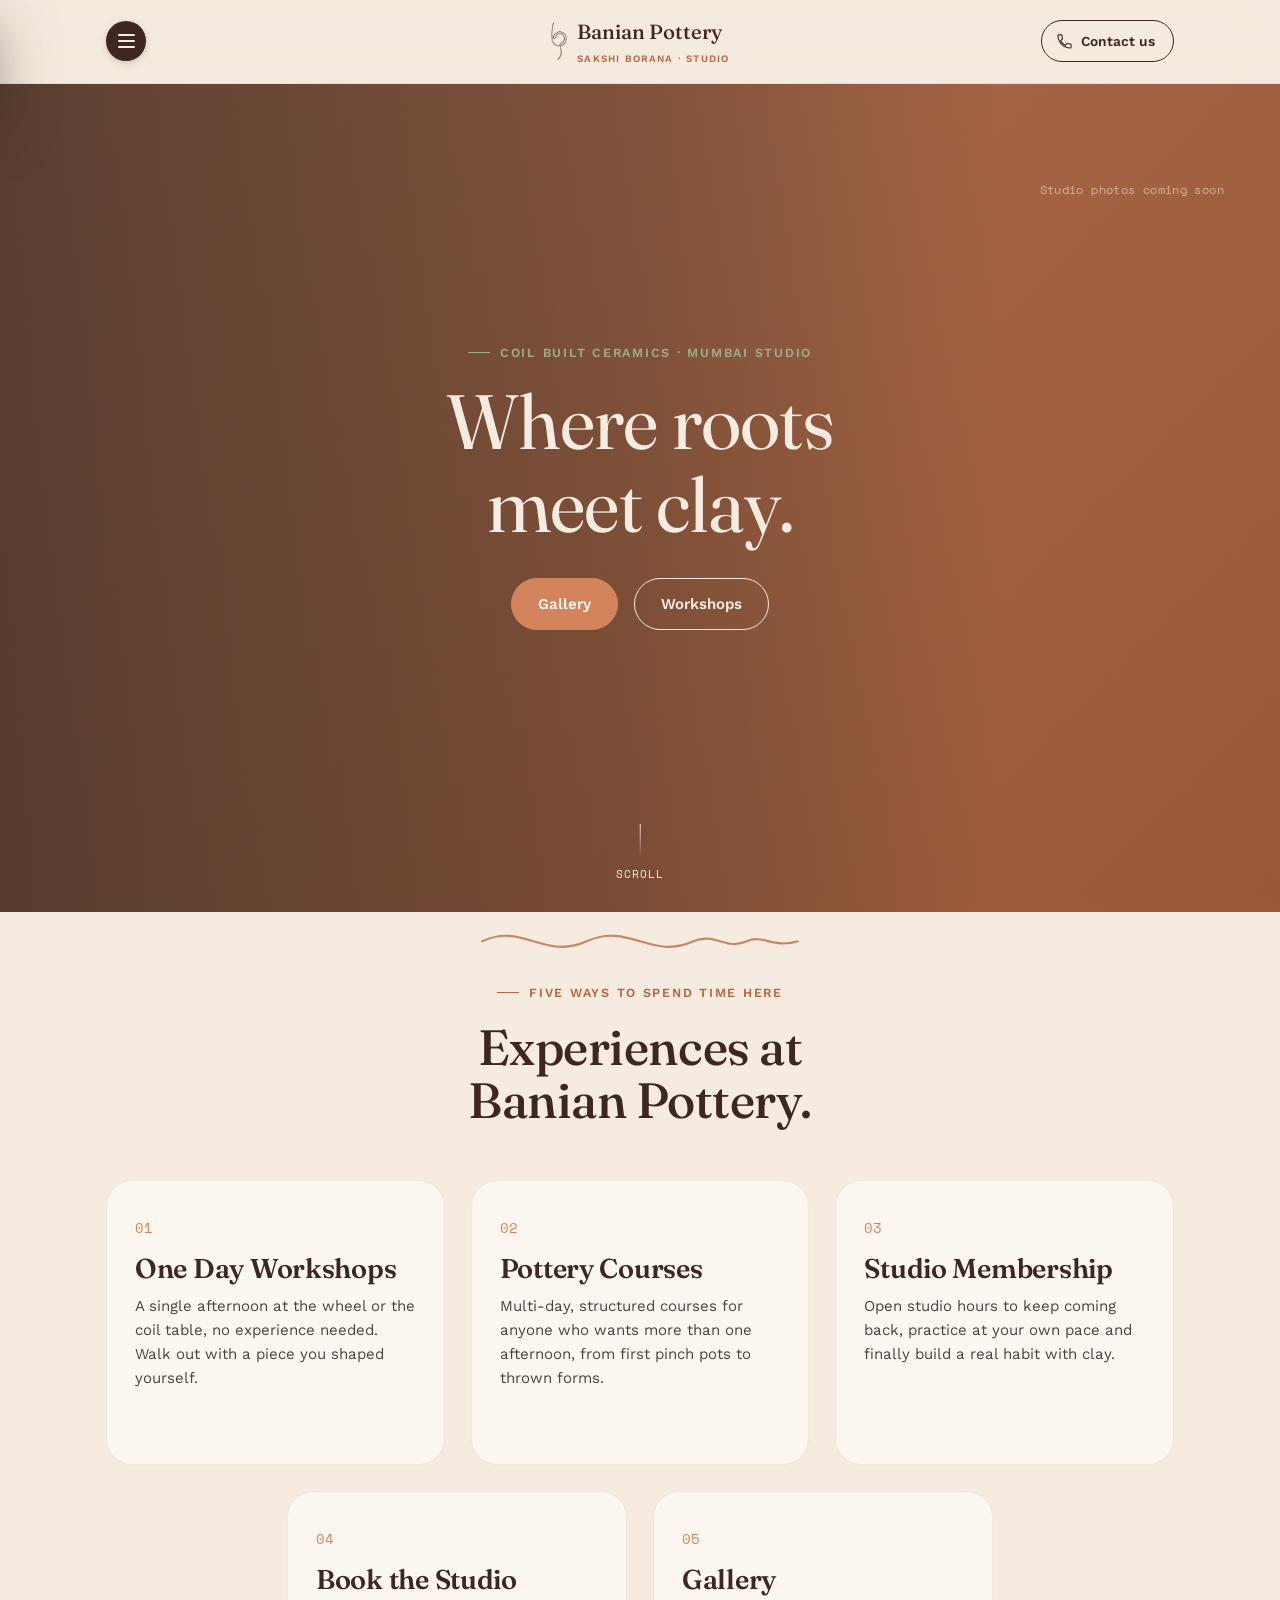
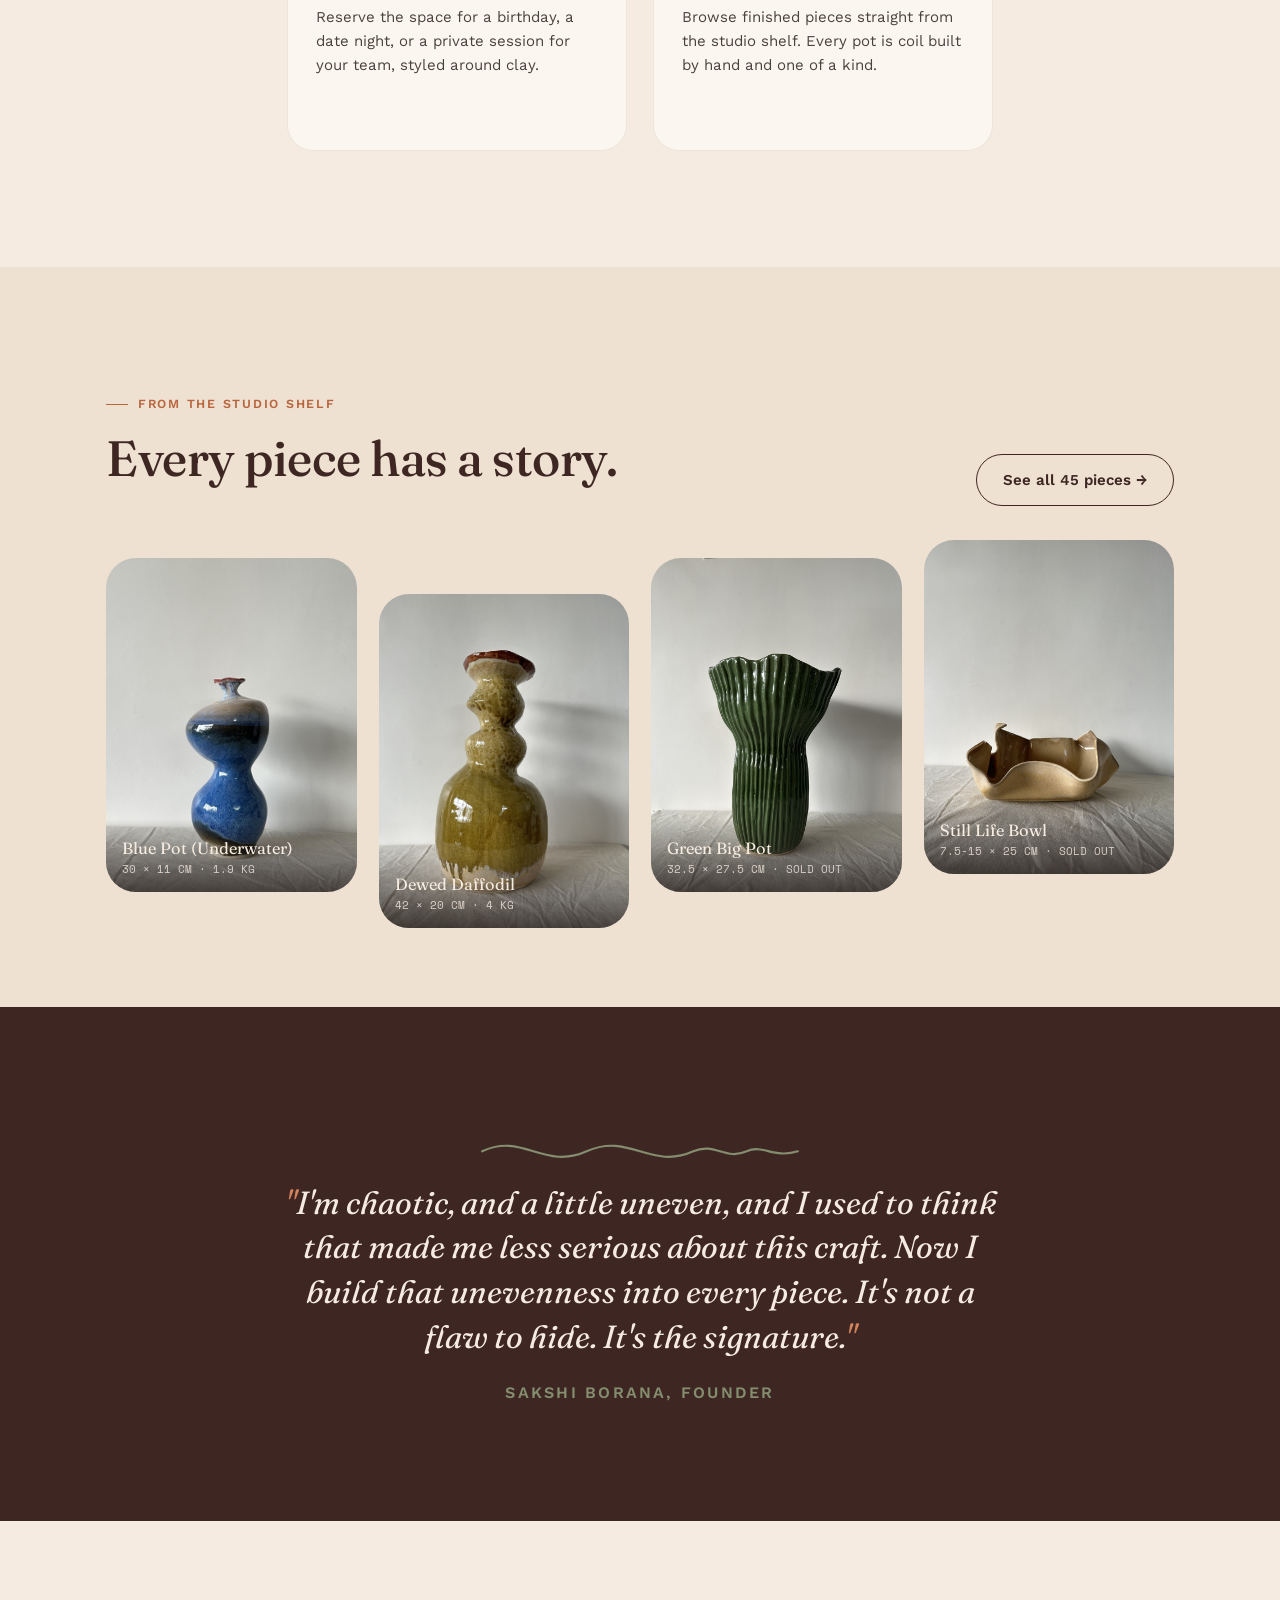
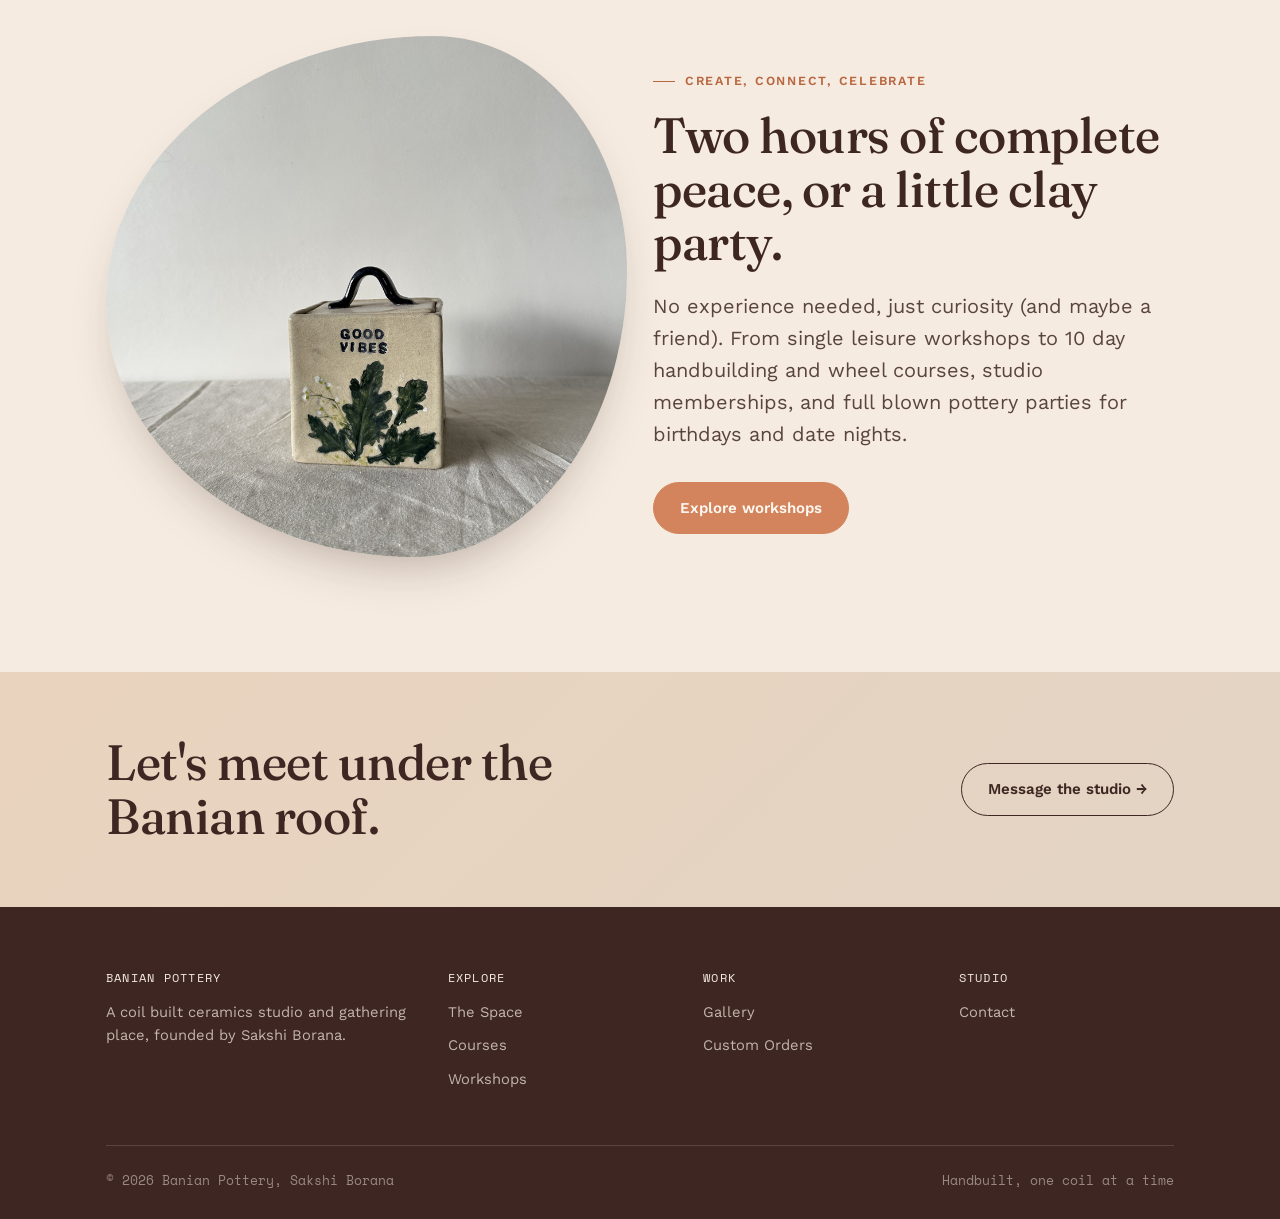
<file: index.html>
<!DOCTYPE html>
<html lang="en">
<head>
<meta charset="UTF-8">
<meta name="viewport" content="width=device-width, initial-scale=1.0">
<title>Banian Pottery | Sakshi Borana, Coil Built Ceramics</title>
<meta name="description" content="Banian Pottery is the coil built ceramic studio of Sakshi Borana, a gathering place for making, healing and community, named for the banyan tree.">
<link rel="stylesheet" href="css/style.css?v=1784197853">
<link rel="stylesheet" href="css/pages.css?v=1784197853">
</head>
<body>
<div class="grain"></div>

<header class="site-header">
  <div class="nav-inner">
    <button class="nav-toggle" aria-label="Toggle menu" aria-expanded="false">
      <span></span><span></span><span></span>
    </button>
    <a href="index.html" class="brand">
      <img class="logo-icon" src="assets/brand/icon.png" alt="Banian Pottery coil logo mark">
      <span>Banian Pottery<small>Sakshi Borana · Studio</small></span>
    </a>
    <a href="contact.html" class="contact-icon" aria-label="Contact us">
      <svg viewBox="0 0 24 24" fill="none" xmlns="http://www.w3.org/2000/svg" aria-hidden="true">
        <path d="M6.6 10.8C8.1 13.7 10.3 15.9 13.2 17.4L15.4 15.2C15.7 14.9 16.1 14.8 16.5 14.9C17.7 15.3 19 15.5 20.3 15.5C20.9 15.5 21.3 15.9 21.3 16.5V20.2C21.3 20.8 20.9 21.2 20.3 21.2C10.7 21.2 2.8 13.3 2.8 3.7C2.8 3.1 3.2 2.7 3.8 2.7H7.5C8.1 2.7 8.5 3.1 8.5 3.7C8.5 5 8.7 6.3 9.1 7.5C9.2 7.9 9.1 8.3 8.8 8.6L6.6 10.8Z" stroke="currentColor" stroke-width="1.6" stroke-linecap="round" stroke-linejoin="round"/>
      </svg>
      <span>Contact us</span>
    </a>
    <div class="nav-overlay"></div>
    <nav class="nav-links">
      <a href="index.html" class="active">Home</a>
      <a href="courses.html">Courses</a>
      <a href="workshops.html">Workshops</a>
      <a href="custom-orders.html">Custom Orders</a>
      <a href="gallery.html">Gallery</a>
      <a href="the-space.html">The Space</a>
      <a href="contact.html">Contact</a>
    </nav>
  </div>
</header>

<main>

  <!-- ============ HERO ============ -->
  <section class="hero hero-slideshow">
    <div class="hero-slides" aria-hidden="true">
      <div class="hero-slide active" style="background: linear-gradient(135deg, #D4845C, #B8663F);"></div>
      <div class="hero-slide" style="background: linear-gradient(135deg, #3E2723, #6B4A3F);"></div>
      <div class="hero-slide" style="background: linear-gradient(135deg, #9CAF88, #79936A);"></div>
      <div class="hero-slide" style="background: linear-gradient(135deg, #C08B8B, #9C6B6B);"></div>
    </div>
    <div class="hero-scrim"></div>
    <span class="hero-slide-note mono-label">Studio photos coming soon</span>
    <div class="wrap hero-grid-full">
      <div class="hero-copy reveal in on-dark">
        <p class="eyebrow">Coil built ceramics · Mumbai studio</p>
        <h1>Where roots<br>meet clay.</h1>
        <div class="hero-cta">
          <a href="gallery.html" class="btn primary">Gallery</a>
          <a href="workshops.html" class="btn on-dark">Workshops</a>
        </div>
      </div>
    </div>
    <div class="scroll-cue" style="color:var(--cream);"><span class="line" style="background:linear-gradient(var(--cream), transparent);"></span>Scroll</div>
  </section>

  <!-- ============ INTRO STRIP ============ -->
  <section style="padding-top:0;">
    <div class="wrap">
      <div class="coil-divider" aria-hidden="true">
        <svg viewBox="0 0 300 40" fill="none" xmlns="http://www.w3.org/2000/svg"><path d="M2 20C40 2 60 38 100 20C140 2 160 38 200 20C220 11 230 29 250 20C265 13 275 27 298 20" stroke="#B8663F" stroke-width="2" stroke-linecap="round"/></svg>
      </div>
      <div class="section-head center reveal">
        <p class="eyebrow" style="justify-content:center;">Five ways to spend time here</p>
        <h2>Experiences at<br>Banian Pottery.</h2>
      </div>
      <div class="experience-grid">
        <a href="workshops.html" class="experience-card reveal">
          <span class="num">01</span>
          <h3>One Day Workshops</h3>
          <p>A single afternoon at the wheel or the coil table, no experience needed. Walk out with a piece you shaped yourself.</p>
          <span class="card-explore">Explore <svg viewBox="0 0 16 16" fill="none" xmlns="http://www.w3.org/2000/svg"><path d="M3 8H13M13 8L9 4M13 8L9 12" stroke="currentColor" stroke-width="1.4" stroke-linecap="round" stroke-linejoin="round"/></svg></span>
        </a>
        <a href="courses.html" class="experience-card reveal">
          <span class="num">02</span>
          <h3>Pottery Courses</h3>
          <p>Multi-day, structured courses for anyone who wants more than one afternoon, from first pinch pots to thrown forms.</p>
          <span class="card-explore">Explore <svg viewBox="0 0 16 16" fill="none" xmlns="http://www.w3.org/2000/svg"><path d="M3 8H13M13 8L9 4M13 8L9 12" stroke="currentColor" stroke-width="1.4" stroke-linecap="round" stroke-linejoin="round"/></svg></span>
        </a>
        <a href="courses.html#membership" class="experience-card reveal">
          <span class="num">03</span>
          <h3>Studio Membership</h3>
          <p>Open studio hours to keep coming back, practice at your own pace and finally build a real habit with clay.</p>
          <span class="card-explore">Explore <svg viewBox="0 0 16 16" fill="none" xmlns="http://www.w3.org/2000/svg"><path d="M3 8H13M13 8L9 4M13 8L9 12" stroke="currentColor" stroke-width="1.4" stroke-linecap="round" stroke-linejoin="round"/></svg></span>
        </a>
        <a href="the-space.html" class="experience-card reveal">
          <span class="num">04</span>
          <h3>Book the Studio</h3>
          <p>Reserve the space for a birthday, a date night, or a private session for your team, styled around clay.</p>
          <span class="card-explore">Explore <svg viewBox="0 0 16 16" fill="none" xmlns="http://www.w3.org/2000/svg"><path d="M3 8H13M13 8L9 4M13 8L9 12" stroke="currentColor" stroke-width="1.4" stroke-linecap="round" stroke-linejoin="round"/></svg></span>
        </a>
        <a href="gallery.html" class="experience-card reveal">
          <span class="num">05</span>
          <h3>Gallery</h3>
          <p>Browse finished pieces straight from the studio shelf. Every pot is coil built by hand and one of a kind.</p>
          <span class="card-explore">Explore <svg viewBox="0 0 16 16" fill="none" xmlns="http://www.w3.org/2000/svg"><path d="M3 8H13M13 8L9 4M13 8L9 12" stroke="currentColor" stroke-width="1.4" stroke-linecap="round" stroke-linejoin="round"/></svg></span>
        </a>
      </div>
    </div>
  </section>

  <!-- ============ GALLERY TEASER ============ -->
  <section class="section-cream-soft">
    <div class="wrap">
      <div class="section-head reveal" style="display:flex; justify-content:space-between; align-items:flex-end; flex-wrap:wrap; gap:16px; max-width:none;">
        <div>
          <p class="eyebrow">From the studio shelf</p>
          <h2>Every piece has a story.</h2>
        </div>
        <a href="gallery.html" class="btn">See all 45 pieces →</a>
      </div>
      <div class="stagger-row">
        <div class="piece reveal">
          <img src="assets/pots/pot-01-blue-pot-underwater.jpg" alt="Blue Pot (Underwater), tall coil built vase with deep blue glaze">
          <div class="piece-caption"><div class="p-name">Blue Pot (Underwater)</div><div class="p-spec">30 × 11 CM · 1.9 KG</div></div>
        </div>
        <div class="piece reveal">
          <img src="assets/pots/pot-23-dewed-daffodil.jpg" alt="Dewed Daffodil, tall olive glazed vessel with rust red rim">
          <div class="piece-caption"><div class="p-name">Dewed Daffodil</div><div class="p-spec">42 × 20 CM · 4 KG</div></div>
        </div>
        <div class="piece reveal">
          <img src="assets/pots/pot-42-green-big-pot-sold-out.jpg" alt="Ribbed green ceramic vessel, sold out">
          <div class="piece-caption"><div class="p-name">Green Big Pot</div><div class="p-spec">32.5 × 27.5 CM · SOLD OUT</div></div>
        </div>
        <div class="piece reveal">
          <img src="assets/pots/pot-37-still-life-bowl-sold-out.jpg" alt="Still Life bowl with organic wavy rim, sold out">
          <div class="piece-caption"><div class="p-name">Still Life Bowl</div><div class="p-spec">7.5-15 × 25 CM · SOLD OUT</div></div>
        </div>
      </div>
    </div>
  </section>

  <!-- ============ PHILOSOPHY / QUOTE ============ -->
  <section class="section-dark on-dark">
    <div class="wrap">
      <div class="coil-divider" aria-hidden="true">
        <svg viewBox="0 0 300 40" fill="none" xmlns="http://www.w3.org/2000/svg"><path d="M2 20C40 2 60 38 100 20C140 2 160 38 200 20C220 11 230 29 250 20C265 13 275 27 298 20" stroke="#9CAF88" stroke-width="2" stroke-linecap="round"/></svg>
      </div>
      <p class="pull-quote reveal">I'm chaotic, and a little uneven, and I used to think that made me less serious about this craft. Now I build that unevenness into every piece. It's not a flaw to hide. It's the signature.</p>
      <p style="text-align:center; margin:20px auto 0; max-width:none; opacity:0.75; font-family:var(--font-body); font-weight:600; letter-spacing:0.14em; text-transform:uppercase; font-size:1rem; color:var(--sage);">Sakshi Borana, Founder</p>
    </div>
  </section>

  <!-- ============ WORKSHOP TEASER ============ -->
  <section>
    <div class="wrap two-col" style="align-items:center;">
      <div class="reveal">
        <div class="about-portrait" style="aspect-ratio:1/1;">
          <img src="assets/pots/pot-33-good-vibe.jpg" alt="Good Vibes ceramic tile made in a Banian Pottery workshop">
        </div>
      </div>
      <div class="reveal">
        <p class="eyebrow">Create, connect, celebrate</p>
        <h2>Two hours of complete<br>peace, or a little clay party.</h2>
        <p class="lede">No experience needed, just curiosity (and maybe a friend). From single leisure workshops to 10 day handbuilding and wheel courses, studio memberships, and full blown pottery parties for birthdays and date nights.</p>
        <a href="workshops.html" class="btn primary" style="margin-top:12px;">Explore workshops</a>
      </div>
    </div>
  </section>

  <!-- ============ CTA STRIP ============ -->
  <section class="section-warm" style="padding: 64px 0;">
    <div class="wrap" style="display:flex; justify-content:space-between; align-items:center; flex-wrap:wrap; gap:24px;">
      <h2 style="margin:0; max-width:14ch; color:var(--earth);">Let's meet under the Banian roof.</h2>
      <a href="contact.html" class="btn" style="border-color:var(--earth); color:var(--earth);">Message the studio →</a>
    </div>
  </section>

</main>

<footer class="site-footer">
  <div class="wrap">
    <div class="footer-grid">
      <div><h4>Banian Pottery</h4><p>A coil built ceramics studio and gathering place, founded by Sakshi Borana.</p></div>
      <div><h4>Explore</h4><a href="the-space.html">The Space</a><a href="courses.html">Courses</a><a href="workshops.html">Workshops</a></div>
      <div><h4>Work</h4><a href="gallery.html">Gallery</a><a href="custom-orders.html">Custom Orders</a></div>
      <div><h4>Studio</h4><a href="contact.html">Contact</a></div>
    </div>
    <div class="footer-bottom">
      <span>© 2026 Banian Pottery, Sakshi Borana</span>
      <span>Handbuilt, one coil at a time</span>
    </div>
  </div>
</footer>

<script src="js/main.js?v=1784197853"></script>
</body>
</html>
</file>
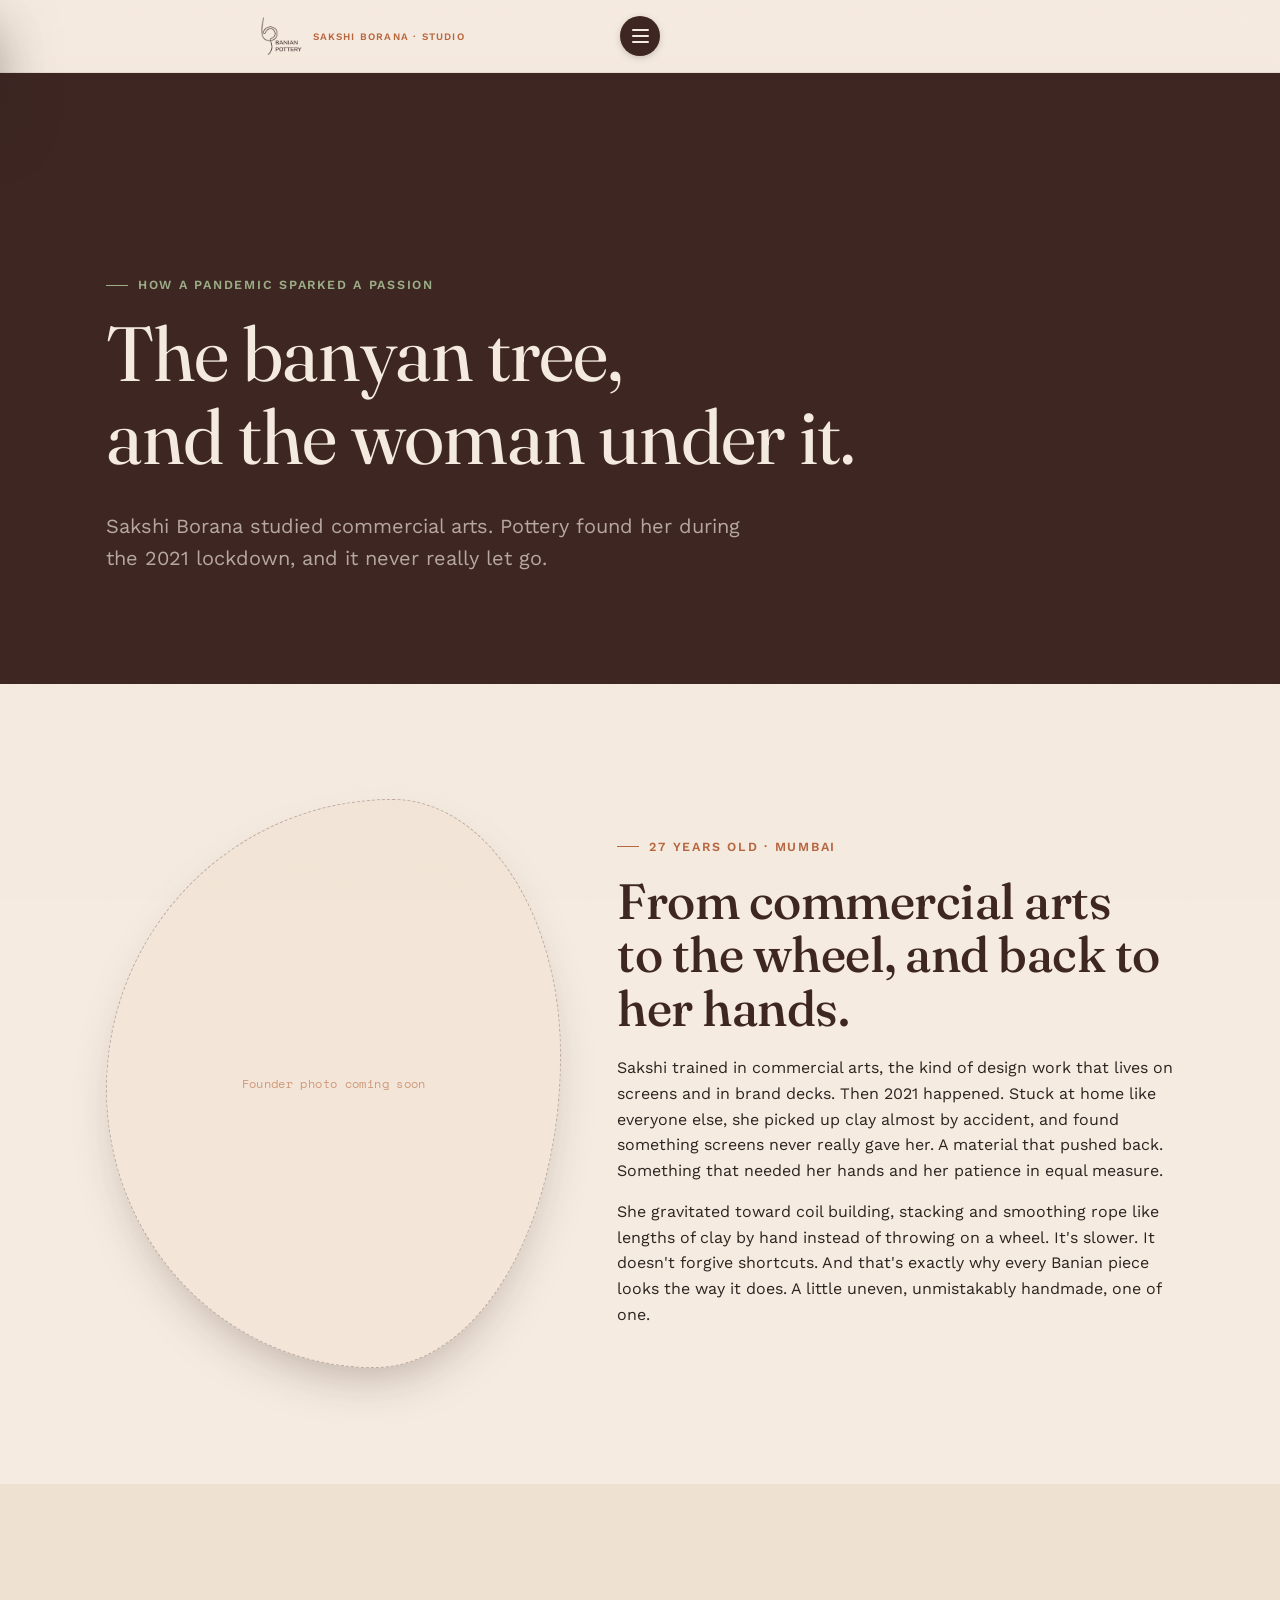
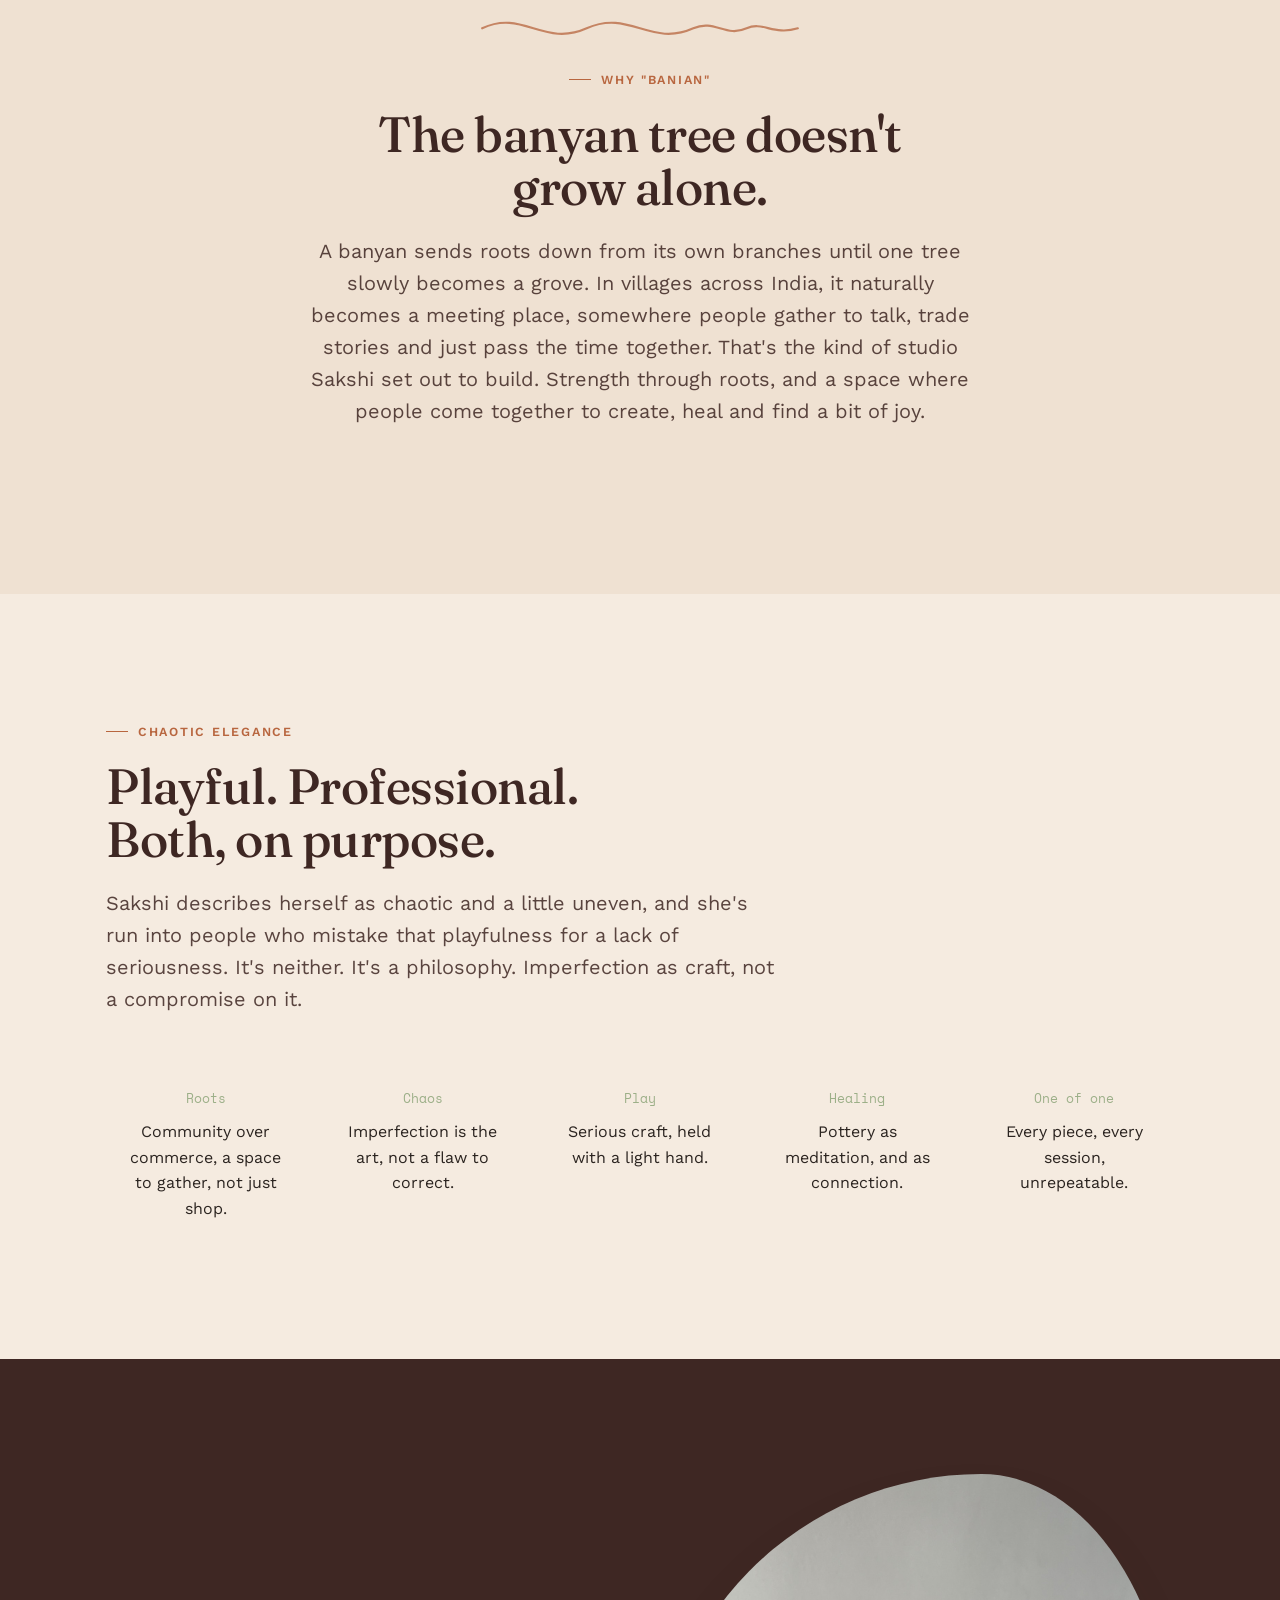
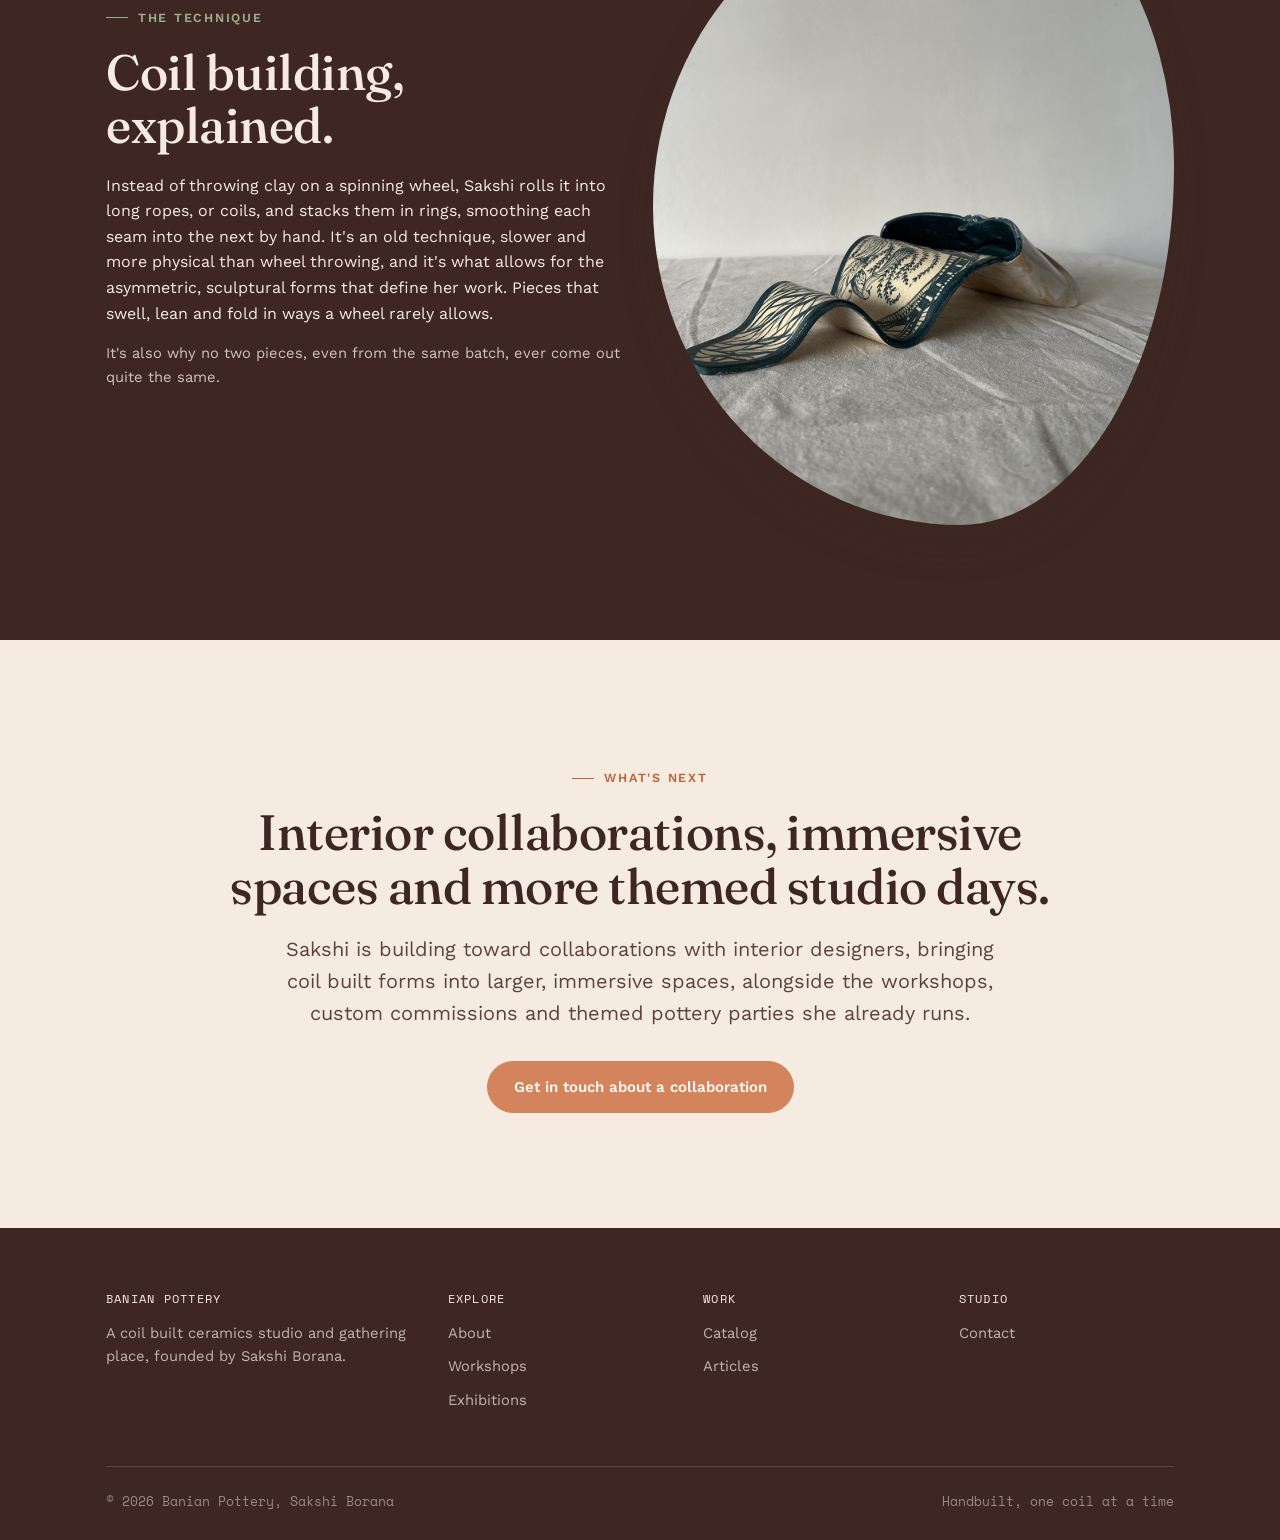
<file: about.html>
<!DOCTYPE html>
<html lang="en">
<head>
<meta charset="UTF-8">
<meta name="viewport" content="width=device-width, initial-scale=1.0">
<title>About Sakshi Borana | Banian Pottery</title>
<meta name="description" content="How a 2021 lockdown turned Sakshi Borana, a commercial arts graduate, into a coil building potter, and the banyan tree story behind Banian Pottery.">
<link rel="stylesheet" href="css/style.css">
<link rel="stylesheet" href="css/pages.css">
</head>
<body>
<div class="grain"></div>

<header class="site-header">
  <div class="nav-inner">
    <a href="index.html" class="brand">
      <img class="logo-mark" src="assets/brand/logo.png" alt="Banian Pottery logo">
      <small>Sakshi Borana · Studio</small>
    </a>
    <button class="nav-toggle" aria-label="Toggle menu" aria-expanded="false"><span></span><span></span><span></span></button>
    <nav class="nav-links">
      <a href="index.html">Home</a>
      <a href="about.html" class="active">About</a>
      <a href="workshops.html">Workshops</a>
      <a href="exhibitions.html">Exhibitions</a>
      <a href="catalog.html">Catalog</a>
      <a href="articles.html">Articles</a>
      <a href="contact.html">Contact</a>
    </nav>
  </div>
</header>

<main>

  <section class="page-header">
    <div class="wrap">
      <p class="eyebrow">How a pandemic sparked a passion</p>
      <h1>The banyan tree,<br>and the woman under it.</h1>
      <p class="lede" style="max-width:56ch;">Sakshi Borana studied commercial arts. Pottery found her during the 2021 lockdown, and it never really let go.</p>
    </div>
  </section>

  <section>
    <div class="wrap about-hero">
      <div class="reveal">
        <div class="about-portrait" style="display:flex; align-items:center; justify-content:center; border:1.5px dashed rgba(62,39,35,0.3); background:rgba(212,132,92,0.06);">
          <span class="mono-label" style="opacity:0.6;">Founder photo coming soon</span>
        </div>
      </div>
      <div class="reveal">
        <p class="eyebrow">27 years old · Mumbai</p>
        <h2>From commercial arts<br>to the wheel, and back to her hands.</h2>
        <p>Sakshi trained in commercial arts, the kind of design work that lives on screens and in brand decks. Then 2021 happened. Stuck at home like everyone else, she picked up clay almost by accident, and found something screens never really gave her. A material that pushed back. Something that needed her hands and her patience in equal measure.</p>
        <p>She gravitated toward coil building, stacking and smoothing rope like lengths of clay by hand instead of throwing on a wheel. It's slower. It doesn't forgive shortcuts. And that's exactly why every Banian piece looks the way it does. A little uneven, unmistakably handmade, one of one.</p>
      </div>
    </div>
  </section>

  <section class="section-cream-soft">
    <div class="wrap">
      <div class="coil-divider" aria-hidden="true">
        <svg viewBox="0 0 300 40" fill="none" xmlns="http://www.w3.org/2000/svg"><path d="M2 20C40 2 60 38 100 20C140 2 160 38 200 20C220 11 230 29 250 20C265 13 275 27 298 20" stroke="#B8663F" stroke-width="2" stroke-linecap="round"/></svg>
      </div>
      <div class="section-head center reveal">
        <p class="eyebrow" style="justify-content:center;">Why "Banian"</p>
        <h2>The banyan tree doesn't<br>grow alone.</h2>
        <p class="lede" style="margin:0 auto;">A banyan sends roots down from its own branches until one tree slowly becomes a grove. In villages across India, it naturally becomes a meeting place, somewhere people gather to talk, trade stories and just pass the time together. That's the kind of studio Sakshi set out to build. Strength through roots, and a space where people come together to create, heal and find a bit of joy.</p>
      </div>
    </div>
  </section>

  <section>
    <div class="wrap">
      <div class="section-head reveal">
        <p class="eyebrow">Chaotic elegance</p>
        <h2>Playful. Professional.<br>Both, on purpose.</h2>
        <p class="lede">Sakshi describes herself as chaotic and a little uneven, and she's run into people who mistake that playfulness for a lack of seriousness. It's neither. It's a philosophy. Imperfection as craft, not a compromise on it.</p>
      </div>
      <div class="value-list">
        <div class="value-item reveal"><span class="v-num">Roots</span><p style="margin:0 auto;">Community over commerce, a space to gather, not just shop.</p></div>
        <div class="value-item reveal"><span class="v-num">Chaos</span><p style="margin:0 auto;">Imperfection is the art, not a flaw to correct.</p></div>
        <div class="value-item reveal"><span class="v-num">Play</span><p style="margin:0 auto;">Serious craft, held with a light hand.</p></div>
        <div class="value-item reveal"><span class="v-num">Healing</span><p style="margin:0 auto;">Pottery as meditation, and as connection.</p></div>
        <div class="value-item reveal"><span class="v-num">One of one</span><p style="margin:0 auto;">Every piece, every session, unrepeatable.</p></div>
      </div>
    </div>
  </section>

  <section class="section-dark on-dark">
    <div class="wrap two-col" style="align-items:center;">
      <div class="reveal">
        <p class="eyebrow">The technique</p>
        <h2>Coil building, explained.</h2>
        <p>Instead of throwing clay on a spinning wheel, Sakshi rolls it into long ropes, or coils, and stacks them in rings, smoothing each seam into the next by hand. It's an old technique, slower and more physical than wheel throwing, and it's what allows for the asymmetric, sculptural forms that define her work. Pieces that swell, lean and fold in ways a wheel rarely allows.</p>
        <p style="opacity:0.8; font-size:0.92rem;">It's also why no two pieces, even from the same batch, ever come out quite the same.</p>
      </div>
      <div class="reveal">
        <div class="about-portrait" style="aspect-ratio:4/5;">
          <img src="assets/pots/pot-22-very-big-envelope.jpg" alt="Hand built organic envelope form ceramic piece showing coil construction">
        </div>
      </div>
    </div>
  </section>

  <section>
    <div class="wrap" style="text-align:center;">
      <p class="eyebrow" style="justify-content:center;">What's next</p>
      <h2 style="max-width:26ch; margin-left:auto; margin-right:auto;">Interior collaborations, immersive spaces and more themed studio days.</h2>
      <p class="lede" style="margin:16px auto 32px;">Sakshi is building toward collaborations with interior designers, bringing coil built forms into larger, immersive spaces, alongside the workshops, custom commissions and themed pottery parties she already runs.</p>
      <a href="contact.html" class="btn primary">Get in touch about a collaboration</a>
    </div>
  </section>

</main>

<footer class="site-footer">
  <div class="wrap">
    <div class="footer-grid">
      <div><h4>Banian Pottery</h4><p>A coil built ceramics studio and gathering place, founded by Sakshi Borana.</p></div>
      <div><h4>Explore</h4><a href="about.html">About</a><a href="workshops.html">Workshops</a><a href="exhibitions.html">Exhibitions</a></div>
      <div><h4>Work</h4><a href="catalog.html">Catalog</a><a href="articles.html">Articles</a></div>
      <div><h4>Studio</h4><a href="contact.html">Contact</a></div>
    </div>
    <div class="footer-bottom">
      <span>© 2026 Banian Pottery, Sakshi Borana</span>
      <span>Handbuilt, one coil at a time</span>
    </div>
  </div>
</footer>

<script src="js/main.js"></script>
</body>
</html>
</file>
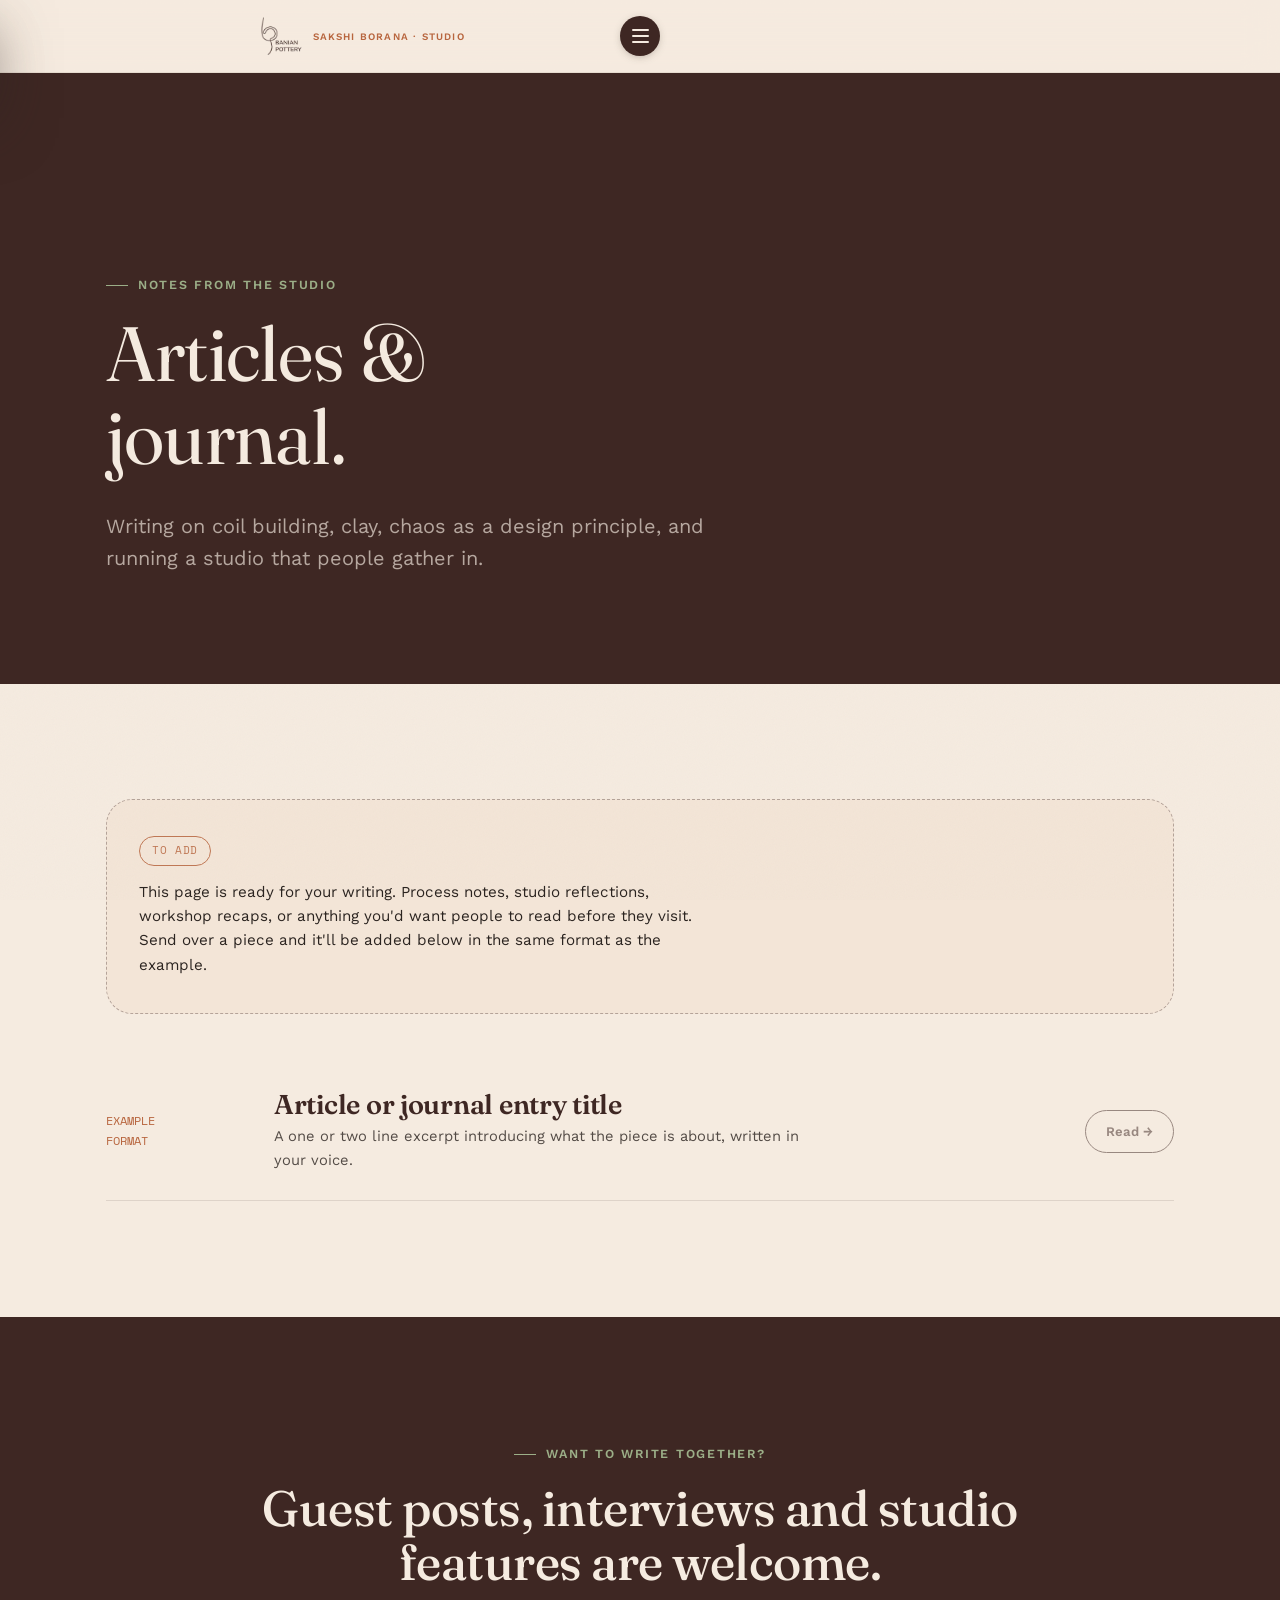
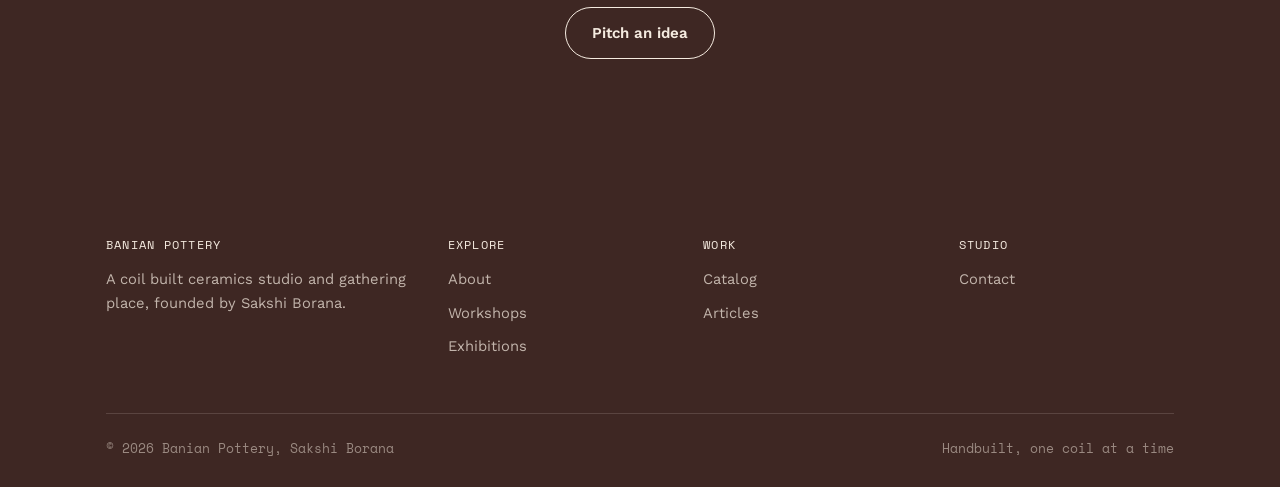
<file: articles.html>
<!DOCTYPE html>
<html lang="en">
<head>
<meta charset="UTF-8">
<meta name="viewport" content="width=device-width, initial-scale=1.0">
<title>Articles & Journal | Banian Pottery</title>
<meta name="description" content="Writing from Sakshi Borana on coil building, clay and running a pottery studio.">
<link rel="stylesheet" href="css/style.css">
<link rel="stylesheet" href="css/pages.css">
</head>
<body>
<div class="grain"></div>

<header class="site-header">
  <div class="nav-inner">
    <a href="index.html" class="brand">
      <img class="logo-mark" src="assets/brand/logo.png" alt="Banian Pottery logo">
      <small>Sakshi Borana · Studio</small>
    </a>
    <button class="nav-toggle" aria-label="Toggle menu" aria-expanded="false"><span></span><span></span><span></span></button>
    <nav class="nav-links">
      <a href="index.html">Home</a>
      <a href="about.html">About</a>
      <a href="workshops.html">Workshops</a>
      <a href="exhibitions.html">Exhibitions</a>
      <a href="catalog.html">Catalog</a>
      <a href="articles.html" class="active">Articles</a>
      <a href="contact.html">Contact</a>
    </nav>
  </div>
</header>

<main>

  <section class="page-header">
    <div class="wrap">
      <p class="eyebrow">Notes from the studio</p>
      <h1>Articles &<br>journal.</h1>
      <p class="lede" style="max-width:56ch;">Writing on coil building, clay, chaos as a design principle, and running a studio that people gather in.</p>
    </div>
  </section>

  <section>
    <div class="wrap">
      <div class="placeholder-card reveal" style="margin-bottom:48px;">
        <span class="tag">To add</span>
        <p>This page is ready for your writing. Process notes, studio reflections, workshop recaps, or anything you'd want people to read before they visit. Send over a piece and it'll be added below in the same format as the example.</p>
      </div>

      <div class="article-list">
        <div class="article-row reveal">
          <span class="a-date">EXAMPLE<br>FORMAT</span>
          <div>
            <h3>Article or journal entry title</h3>
            <p>A one or two line excerpt introducing what the piece is about, written in your voice.</p>
          </div>
          <a href="#" class="btn" aria-disabled="true" style="opacity:0.5; pointer-events:none;">Read →</a>
        </div>
      </div>
    </div>
  </section>

  <section class="section-dark on-dark" style="text-align:center;">
    <div class="wrap">
      <p class="eyebrow" style="justify-content:center;">Want to write together?</p>
      <h2 style="max-width:24ch; margin:0 auto 18px;">Guest posts, interviews and studio features are welcome.</h2>
      <a href="contact.html" class="btn on-dark">Pitch an idea</a>
    </div>
  </section>

</main>

<footer class="site-footer">
  <div class="wrap">
    <div class="footer-grid">
      <div><h4>Banian Pottery</h4><p>A coil built ceramics studio and gathering place, founded by Sakshi Borana.</p></div>
      <div><h4>Explore</h4><a href="about.html">About</a><a href="workshops.html">Workshops</a><a href="exhibitions.html">Exhibitions</a></div>
      <div><h4>Work</h4><a href="catalog.html">Catalog</a><a href="articles.html">Articles</a></div>
      <div><h4>Studio</h4><a href="contact.html">Contact</a></div>
    </div>
    <div class="footer-bottom">
      <span>© 2026 Banian Pottery, Sakshi Borana</span>
      <span>Handbuilt, one coil at a time</span>
    </div>
  </div>
</footer>

<script src="js/main.js"></script>
</body>
</html>
</file>
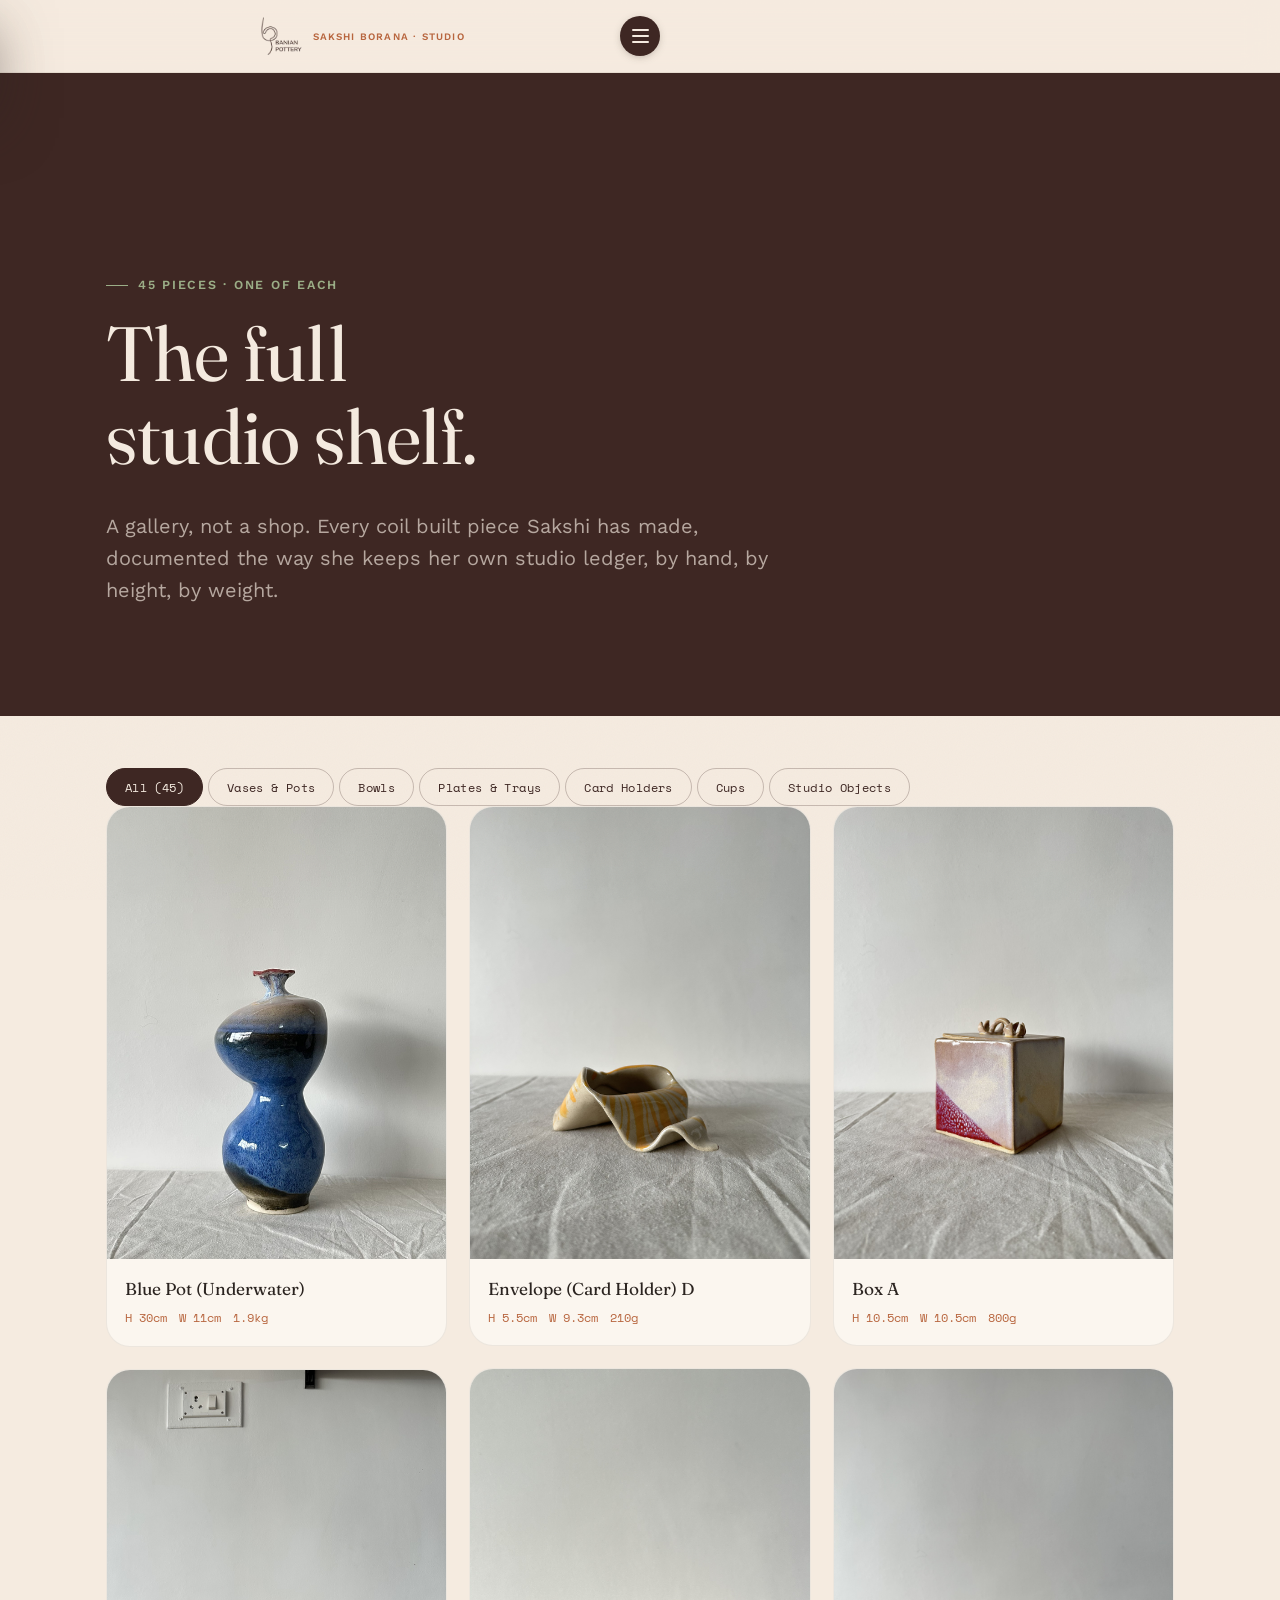
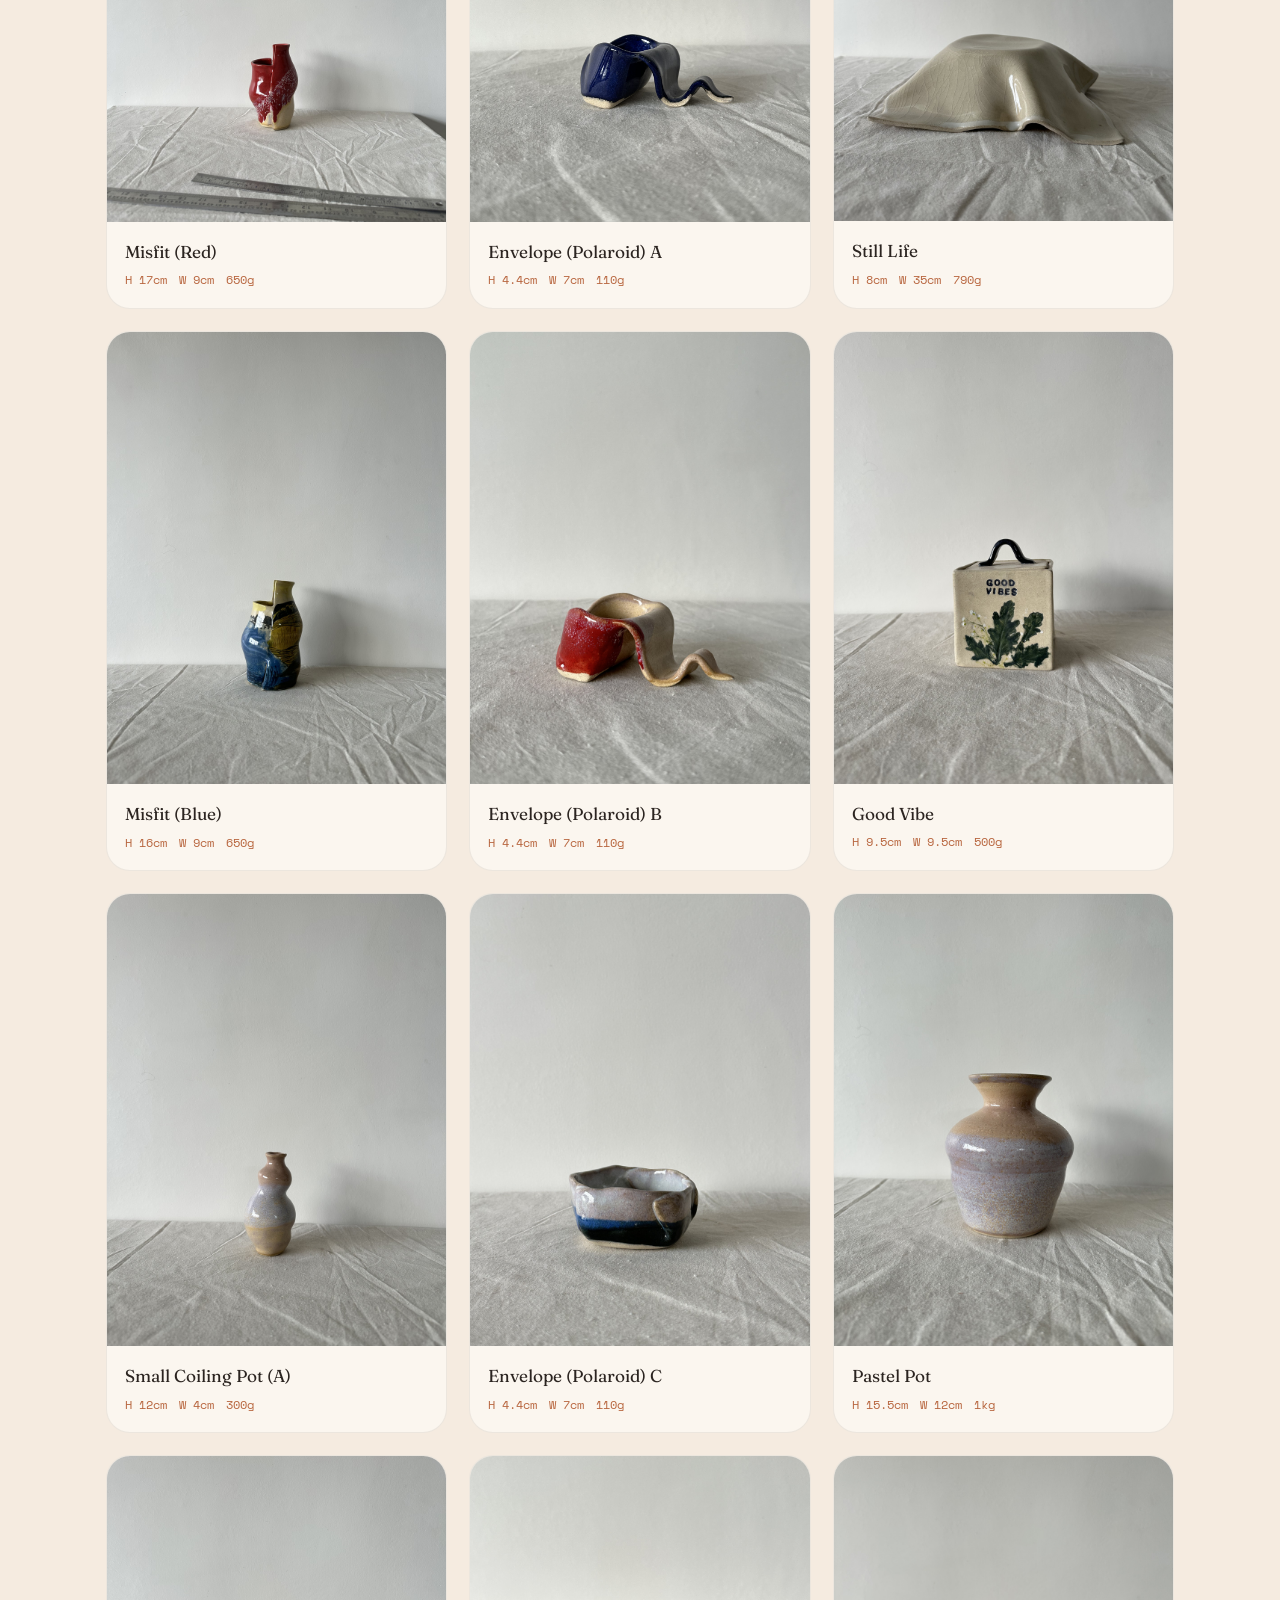
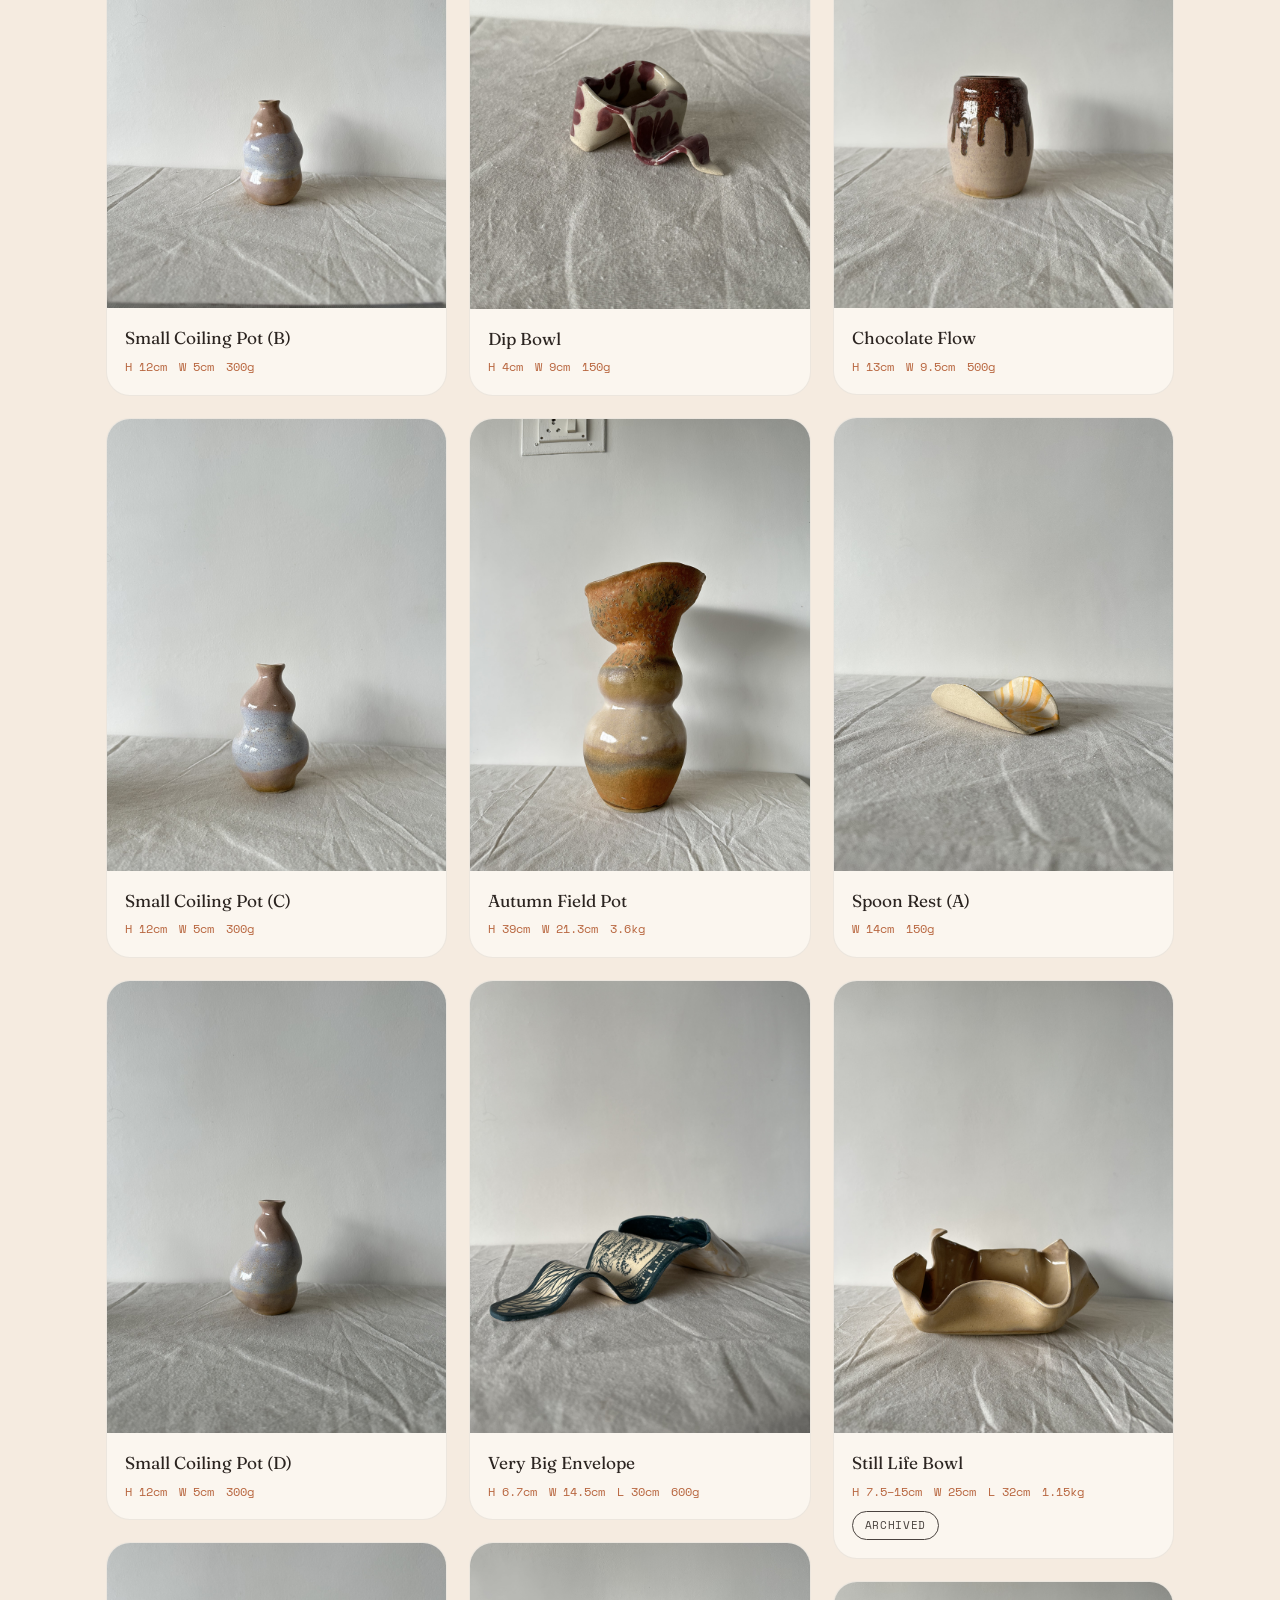
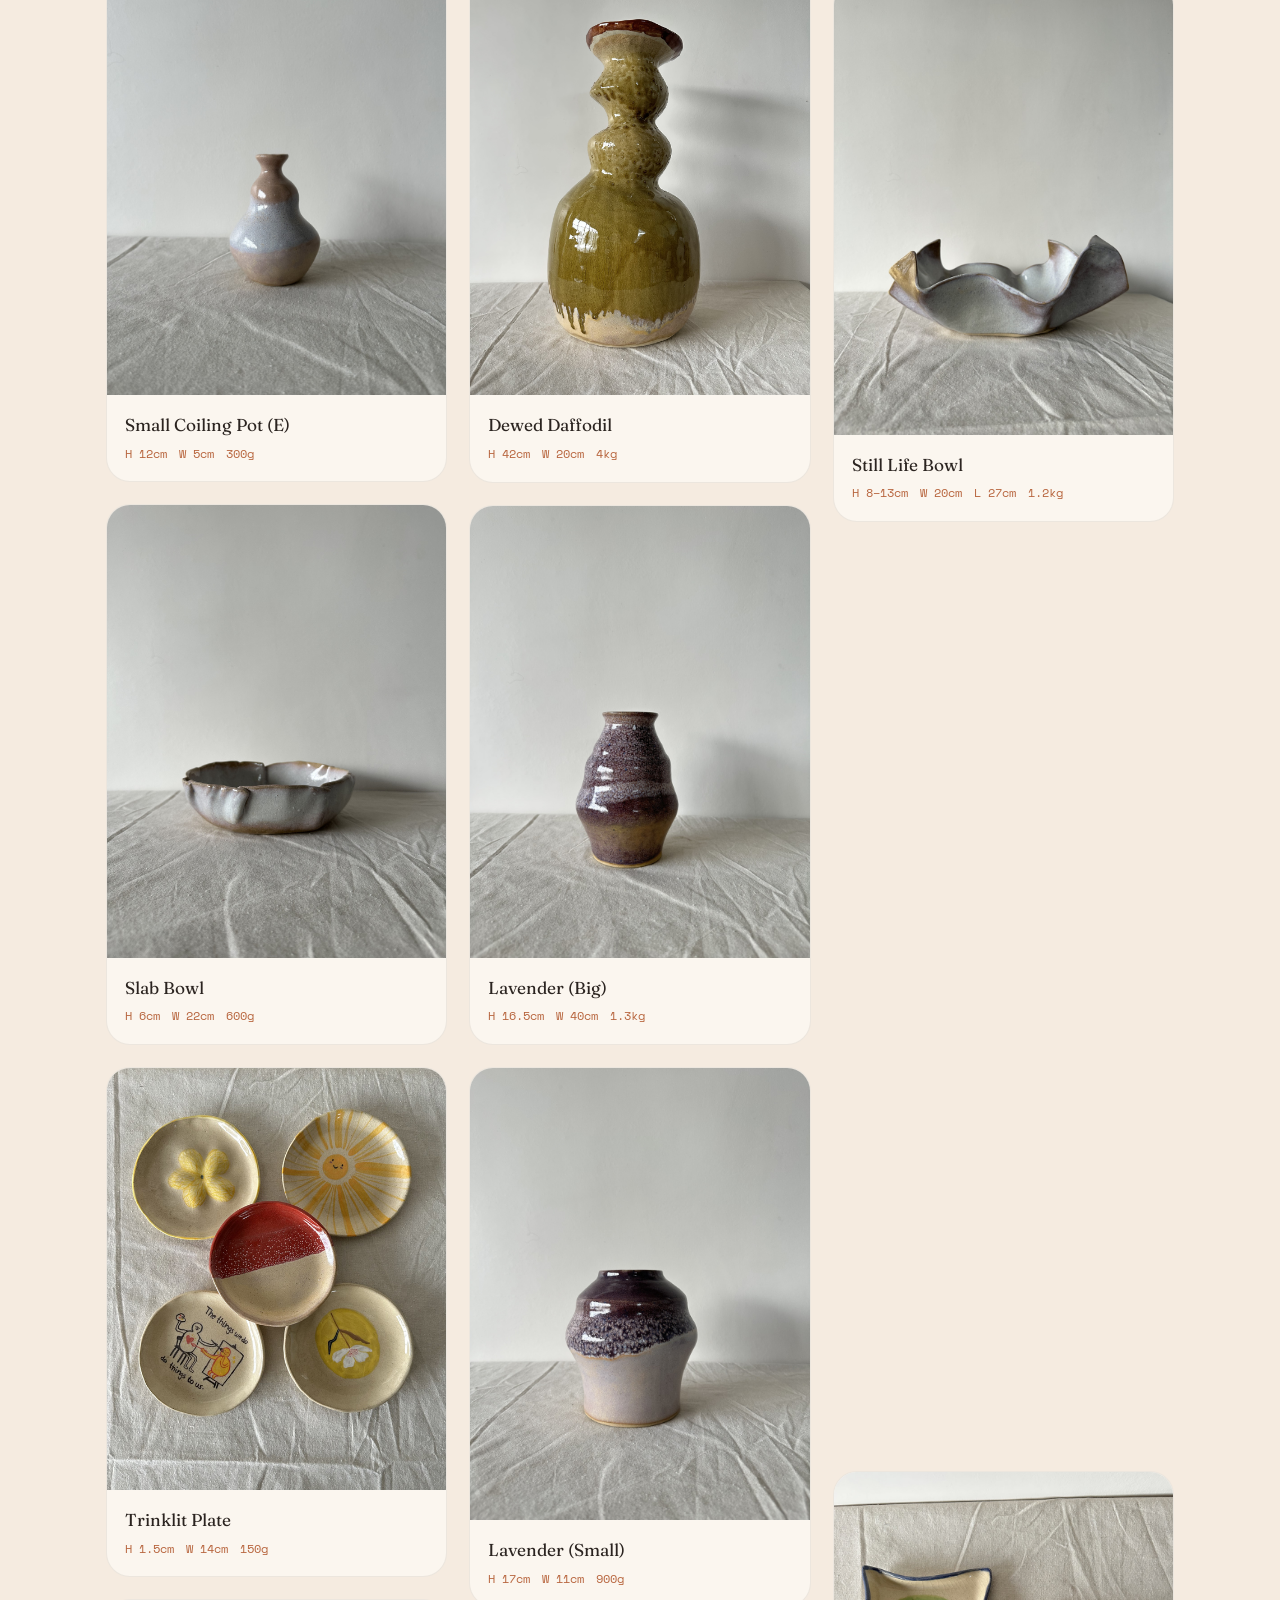
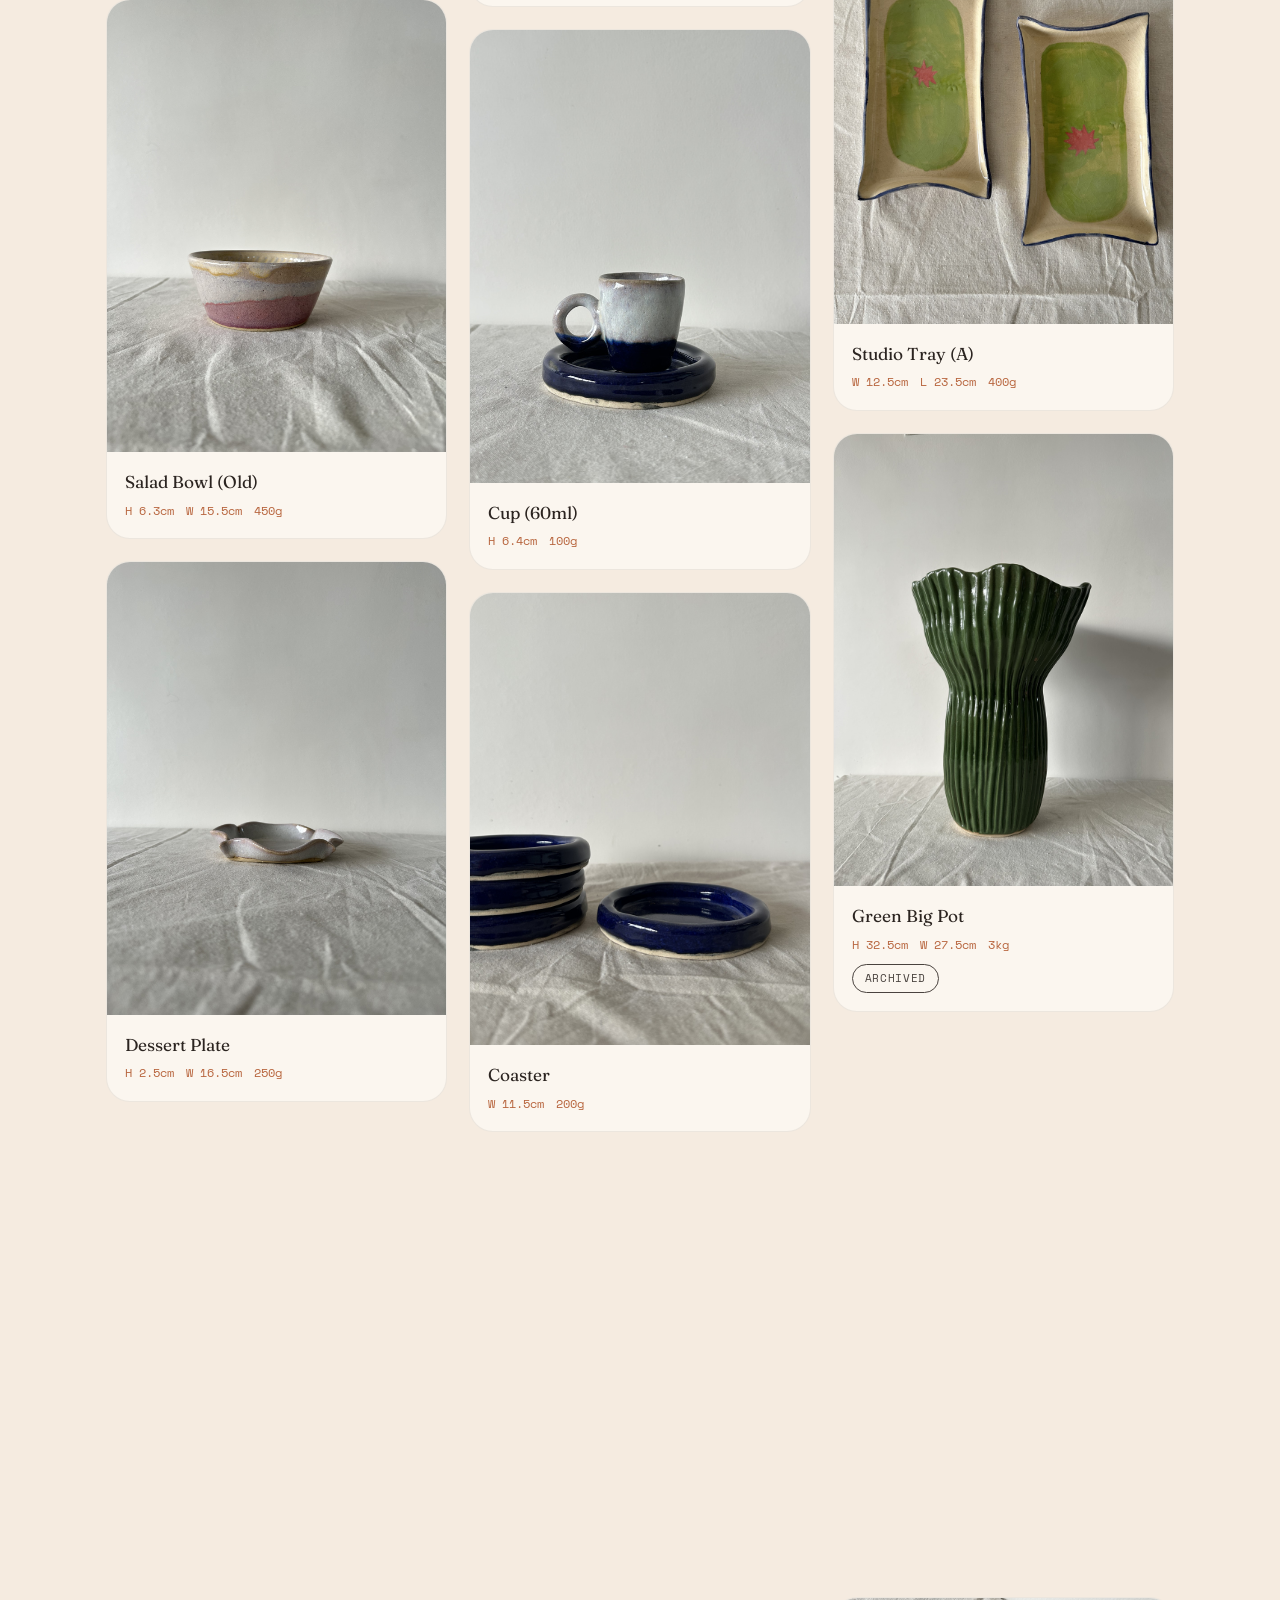
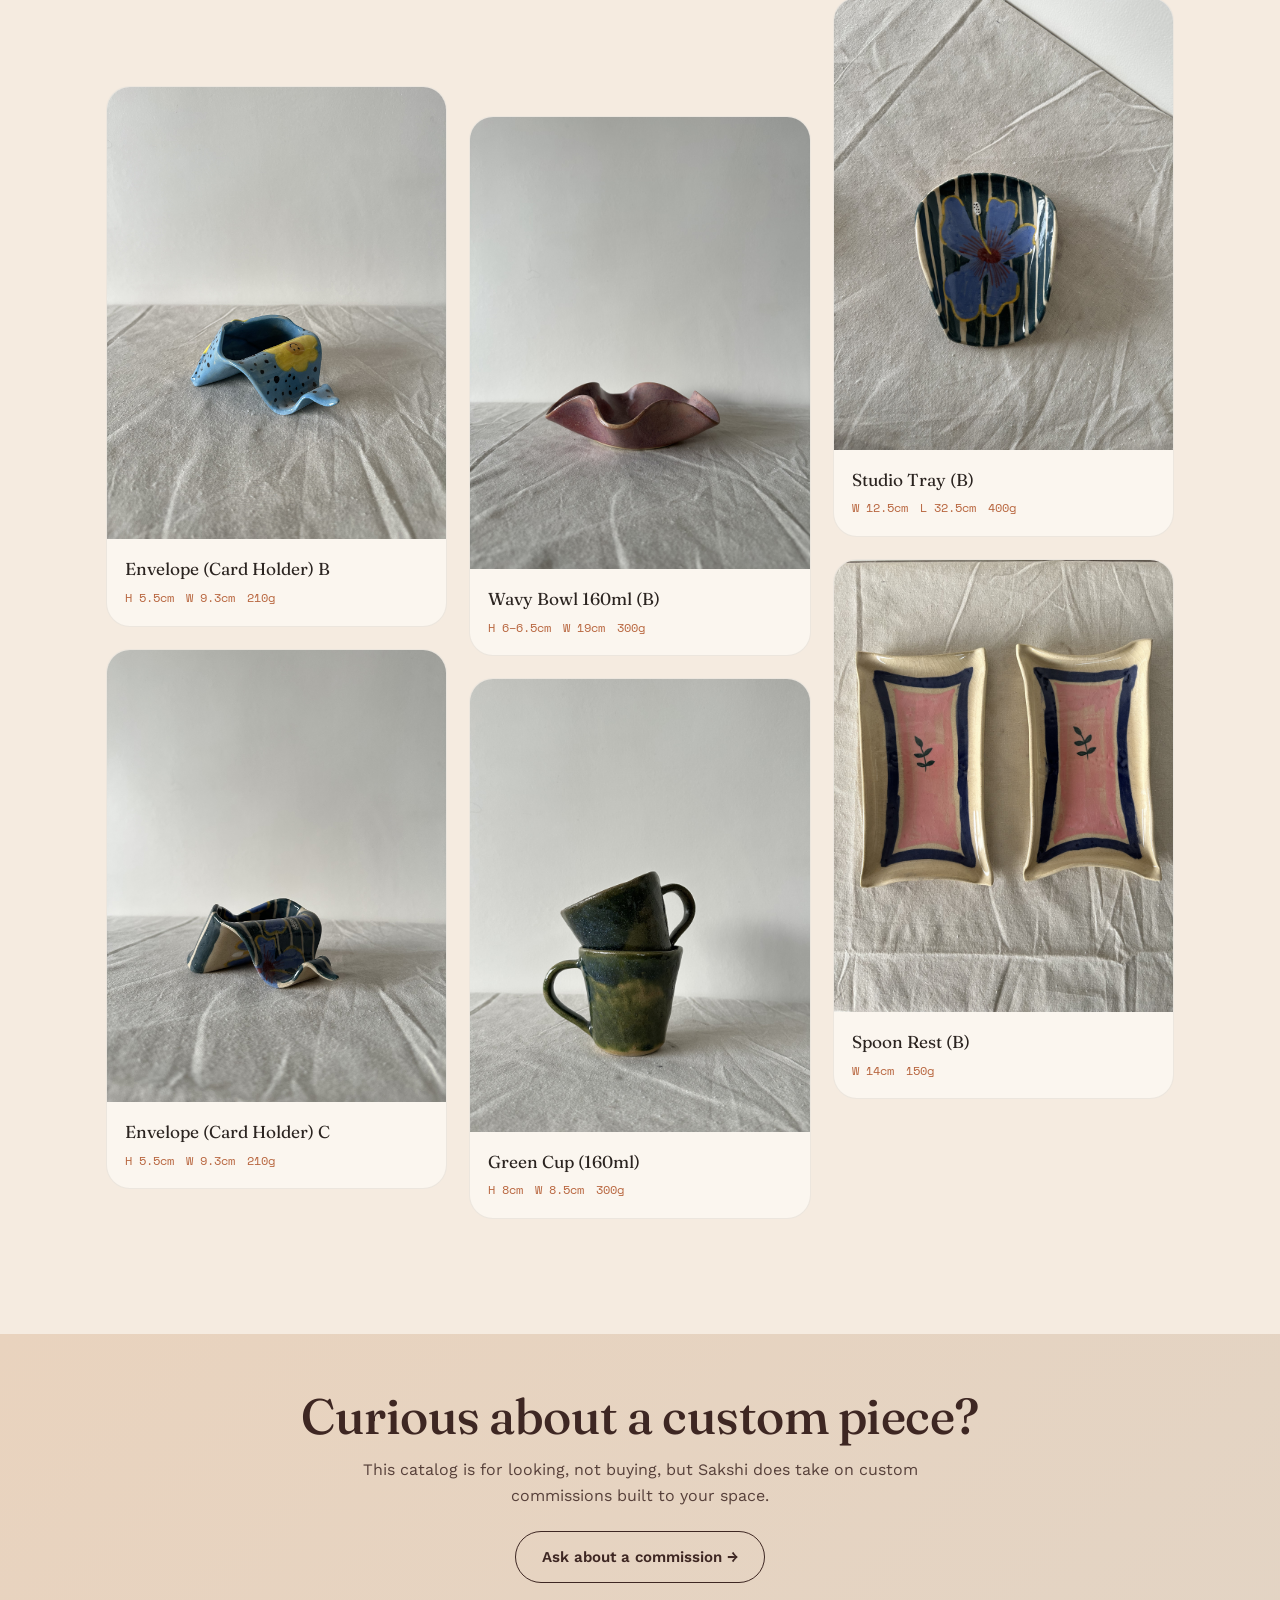
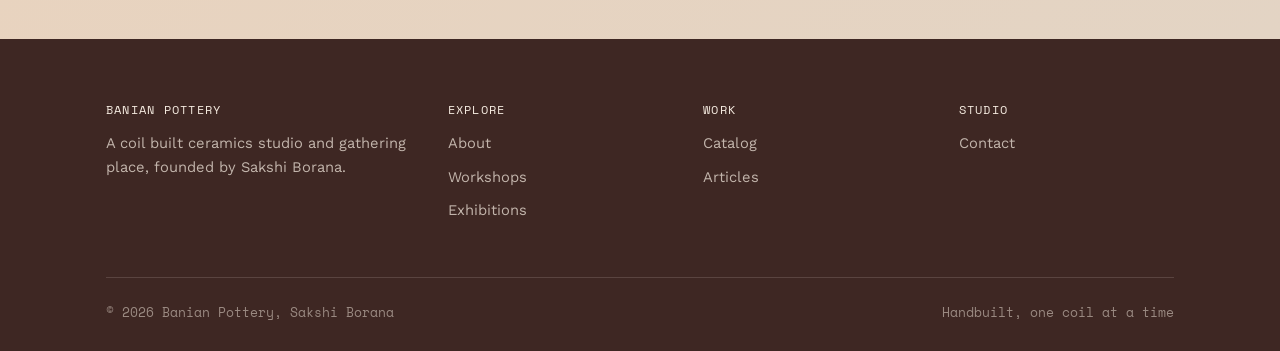
<file: catalog.html>
<!DOCTYPE html>
<html lang="en">
<head>
<meta charset="UTF-8">
<meta name="viewport" content="width=device-width, initial-scale=1.0">
<title>Catalog | Banian Pottery</title>
<meta name="description" content="The full studio catalog of Sakshi Borana's coil built ceramics: vases, bowls, trays, cups and one off studies. A gallery, not a shop.">
<link rel="stylesheet" href="css/style.css">
<link rel="stylesheet" href="css/pages.css">
</head>
<body>
<div class="grain"></div>

<header class="site-header">
  <div class="nav-inner">
    <a href="index.html" class="brand">
      <img class="logo-mark" src="assets/brand/logo.png" alt="Banian Pottery logo">
      <small>Sakshi Borana · Studio</small>
    </a>
    <button class="nav-toggle" aria-label="Toggle menu" aria-expanded="false"><span></span><span></span><span></span></button>
    <nav class="nav-links">
      <a href="index.html">Home</a>
      <a href="about.html">About</a>
      <a href="workshops.html">Workshops</a>
      <a href="exhibitions.html">Exhibitions</a>
      <a href="catalog.html" class="active">Catalog</a>
      <a href="articles.html">Articles</a>
      <a href="contact.html">Contact</a>
    </nav>
  </div>
</header>

<main>

  <section class="page-header">
    <div class="wrap">
      <p class="eyebrow">45 pieces · one of each</p>
      <h1>The full<br>studio shelf.</h1>
      <p class="lede" style="max-width:56ch;">A gallery, not a shop. Every coil built piece Sakshi has made, documented the way she keeps her own studio ledger, by hand, by height, by weight.</p>
    </div>
  </section>

  <section style="padding-top:52px;">
    <div class="wrap">
      <div class="catalog-toolbar reveal">
        <button class="filter-chip active" data-filter="all">All (45)</button>
        <button class="filter-chip" data-filter="vases">Vases & Pots</button>
        <button class="filter-chip" data-filter="bowls">Bowls</button>
        <button class="filter-chip" data-filter="plates">Plates & Trays</button>
        <button class="filter-chip" data-filter="cards">Card Holders</button>
        <button class="filter-chip" data-filter="cups">Cups</button>
        <button class="filter-chip" data-filter="objects">Studio Objects</button>
      </div>

      <div class="masonry">

        <div class="mason-item reveal" data-category="vases">
          <img src="assets/pots/pot-01-blue-pot-underwater.jpg" alt="Blue Pot (Underwater), deep blue gourd shaped coil vase" loading="lazy">
          <div class="mi-info">
            <div class="mi-name">Blue Pot (Underwater)</div>
            <div class="mi-specs"><span>H 30cm</span><span>W 11cm</span><span>1.9kg</span></div>
          </div>
        </div>

        <div class="mason-item reveal" data-category="vases">
          <img src="assets/pots/pot-02-misfit-red-pot.jpg" alt="Misfit, red, asymmetric double necked coil vessel" loading="lazy">
          <div class="mi-info">
            <div class="mi-name">Misfit (Red)</div>
            <div class="mi-specs"><span>H 17cm</span><span>W 9cm</span><span>650g</span></div>
          </div>
        </div>

        <div class="mason-item reveal" data-category="vases">
          <img src="assets/pots/pot-03-misfit-blue-pot.jpg" alt="Misfit, blue, asymmetric double necked coil vessel" loading="lazy">
          <div class="mi-info">
            <div class="mi-name">Misfit (Blue)</div>
            <div class="mi-specs"><span>H 16cm</span><span>W 9cm</span><span>650g</span></div>
          </div>
        </div>

        <div class="mason-item reveal" data-category="vases">
          <img src="assets/pots/pot-04-small-coiling-pot-a.jpg" alt="Small Coiling Pot A, gourd shaped vase, pink and blue glaze" loading="lazy">
          <div class="mi-info">
            <div class="mi-name">Small Coiling Pot (A)</div>
            <div class="mi-specs"><span>H 12cm</span><span>W 4cm</span><span>300g</span></div>
          </div>
        </div>

        <div class="mason-item reveal" data-category="vases">
          <img src="assets/pots/pot-05-small-coiling-pot-b.jpg" alt="Small Coiling Pot B, gourd shaped vase" loading="lazy">
          <div class="mi-info">
            <div class="mi-name">Small Coiling Pot (B)</div>
            <div class="mi-specs"><span>H 12cm</span><span>W 5cm</span><span>300g</span></div>
          </div>
        </div>

        <div class="mason-item reveal" data-category="vases">
          <img src="assets/pots/pot-06-small-coiling-pot-c.jpg" alt="Small Coiling Pot C, gourd shaped vase" loading="lazy">
          <div class="mi-info">
            <div class="mi-name">Small Coiling Pot (C)</div>
            <div class="mi-specs"><span>H 12cm</span><span>W 5cm</span><span>300g</span></div>
          </div>
        </div>

        <div class="mason-item reveal" data-category="vases">
          <img src="assets/pots/pot-07-small-coiling-pot-d.jpg" alt="Small Coiling Pot D, gourd shaped vase" loading="lazy">
          <div class="mi-info">
            <div class="mi-name">Small Coiling Pot (D)</div>
            <div class="mi-specs"><span>H 12cm</span><span>W 5cm</span><span>300g</span></div>
          </div>
        </div>

        <div class="mason-item reveal" data-category="vases">
          <img src="assets/pots/pot-08-small-coiling-pot-e.jpg" alt="Small Coiling Pot E, gourd shaped vase" loading="lazy">
          <div class="mi-info">
            <div class="mi-name">Small Coiling Pot (E)</div>
            <div class="mi-specs"><span>H 12cm</span><span>W 5cm</span><span>300g</span></div>
          </div>
        </div>

        <div class="mason-item reveal" data-category="bowls">
          <img src="assets/pots/pot-09-slab-bowl.jpg" alt="Slab Bowl, wide organic-rimmed bowl" loading="lazy">
          <div class="mi-info">
            <div class="mi-name">Slab Bowl</div>
            <div class="mi-specs"><span>H 6cm</span><span>W 22cm</span><span>600g</span></div>
          </div>
        </div>

        <div class="mason-item reveal" data-category="plates">
          <img src="assets/pots/pot-10-trinklit-plate.jpg" alt="Trinklit Plates, set of five small hand painted dishes" loading="lazy">
          <div class="mi-info">
            <div class="mi-name">Trinklit Plate</div>
            <div class="mi-specs"><span>H 1.5cm</span><span>W 14cm</span><span>150g</span></div>
          </div>
        </div>

        <div class="mason-item reveal" data-category="bowls">
          <img src="assets/pots/pot-11-salad-bowl-old.jpg" alt="Salad Bowl, glazed bowl with rose-pink band" loading="lazy">
          <div class="mi-info">
            <div class="mi-name">Salad Bowl (Old)</div>
            <div class="mi-specs"><span>H 6.3cm</span><span>W 15.5cm</span><span>450g</span></div>
          </div>
        </div>

        <div class="mason-item reveal" data-category="plates">
          <img src="assets/pots/pot-12-dessert-plate.jpg" alt="Dessert Plate, shallow wavy rimmed dish" loading="lazy">
          <div class="mi-info">
            <div class="mi-name">Dessert Plate</div>
            <div class="mi-specs"><span>H 2.5cm</span><span>W 16.5cm</span><span>250g</span></div>
          </div>
        </div>

        <div class="mason-item reveal" data-category="cards">
          <img src="assets/pots/pot-13-envelope-card-holder-a.jpg" alt="Envelope Card Holder A, folded clay form with painted florals" loading="lazy">
          <div class="mi-info">
            <div class="mi-name">Envelope (Card Holder) A</div>
            <div class="mi-specs"><span>H 5.5cm</span><span>W 9.3cm</span><span>210g</span></div>
          </div>
        </div>

        <div class="mason-item reveal" data-category="cards">
          <img src="assets/pots/pot-14-envelope-card-holder-b.jpg" alt="Envelope Card Holder B, folded clay form, blue glaze with painted flower" loading="lazy">
          <div class="mi-info">
            <div class="mi-name">Envelope (Card Holder) B</div>
            <div class="mi-specs"><span>H 5.5cm</span><span>W 9.3cm</span><span>210g</span></div>
          </div>
        </div>

        <div class="mason-item reveal" data-category="cards">
          <img src="assets/pots/pot-15-envelope-card-holder-c.jpg" alt="Envelope Card Holder C, folded clay form, painted geometric pattern" loading="lazy">
          <div class="mi-info">
            <div class="mi-name">Envelope (Card Holder) C</div>
            <div class="mi-specs"><span>H 5.5cm</span><span>W 9.3cm</span><span>210g</span></div>
          </div>
        </div>

        <div class="mason-item reveal" data-category="cards">
          <img src="assets/pots/pot-16-envelope-card-holder-d.jpg" alt="Envelope Card Holder D, folded clay form, ochre stripes" loading="lazy">
          <div class="mi-info">
            <div class="mi-name">Envelope (Card Holder) D</div>
            <div class="mi-specs"><span>H 5.5cm</span><span>W 9.3cm</span><span>210g</span></div>
          </div>
        </div>

        <div class="mason-item reveal" data-category="cards">
          <img src="assets/pots/pot-17-envelope-polaroid-a.jpg" alt="Envelope (Polaroid) A, small folded clay dish, navy glaze" loading="lazy">
          <div class="mi-info">
            <div class="mi-name">Envelope (Polaroid) A</div>
            <div class="mi-specs"><span>H 4.4cm</span><span>W 7cm</span><span>110g</span></div>
          </div>
        </div>

        <div class="mason-item reveal" data-category="cards">
          <img src="assets/pots/pot-18-envelope-polaroid-b.jpg" alt="Envelope (Polaroid) B, small folded clay dish, red and cream glaze" loading="lazy">
          <div class="mi-info">
            <div class="mi-name">Envelope (Polaroid) B</div>
            <div class="mi-specs"><span>H 4.4cm</span><span>W 7cm</span><span>110g</span></div>
          </div>
        </div>

        <div class="mason-item reveal" data-category="cards">
          <img src="assets/pots/pot-19-envelope-polaroid-c.jpg" alt="Envelope (Polaroid) C, small folded clay dish, maroon painted pattern" loading="lazy">
          <div class="mi-info">
            <div class="mi-name">Envelope (Polaroid) C</div>
            <div class="mi-specs"><span>H 4.4cm</span><span>W 7cm</span><span>110g</span></div>
          </div>
        </div>

        <div class="mason-item reveal" data-category="bowls">
          <img src="assets/pots/pot-20-dip-bowl.jpg" alt="Dip Bowl, small angular bowl with navy base" loading="lazy">
          <div class="mi-info">
            <div class="mi-name">Dip Bowl</div>
            <div class="mi-specs"><span>H 4cm</span><span>W 9cm</span><span>150g</span></div>
          </div>
        </div>

        <div class="mason-item reveal" data-category="vases">
          <img src="assets/pots/pot-21-autumn-field-pot.jpg" alt="Autumn Field Pot, tall triple-gourd coil vase in warm earth tones" loading="lazy">
          <div class="mi-info">
            <div class="mi-name">Autumn Field Pot</div>
            <div class="mi-specs"><span>H 39cm</span><span>W 21.3cm</span><span>3.6kg</span></div>
          </div>
        </div>

        <div class="mason-item reveal" data-category="cards">
          <img src="assets/pots/pot-22-very-big-envelope.jpg" alt="Very Big Envelope, large folded clay form, marbled blue and cream" loading="lazy">
          <div class="mi-info">
            <div class="mi-name">Very Big Envelope</div>
            <div class="mi-specs"><span>H 6.7cm</span><span>W 14.5cm</span><span>L 30cm</span><span>600g</span></div>
          </div>
        </div>

        <div class="mason-item reveal" data-category="vases">
          <img src="assets/pots/pot-23-dewed-daffodil.jpg" alt="Dewed Daffodil, tall olive glazed vase with rust rim" loading="lazy">
          <div class="mi-info">
            <div class="mi-name">Dewed Daffodil</div>
            <div class="mi-specs"><span>H 42cm</span><span>W 20cm</span><span>4kg</span></div>
          </div>
        </div>

        <div class="mason-item reveal" data-category="vases">
          <img src="assets/pots/pot-24-lavender-big.jpg" alt="Lavender, big, tall purple speckled coil vase" loading="lazy">
          <div class="mi-info">
            <div class="mi-name">Lavender (Big)</div>
            <div class="mi-specs"><span>H 16.5cm</span><span>W 40cm</span><span>1.3kg</span></div>
          </div>
        </div>

        <div class="mason-item reveal" data-category="vases">
          <img src="assets/pots/pot-25-lavender-small.jpg" alt="Lavender, small, purple speckled coil vase" loading="lazy">
          <div class="mi-info">
            <div class="mi-name">Lavender (Small)</div>
            <div class="mi-specs"><span>H 17cm</span><span>W 11cm</span><span>900g</span></div>
          </div>
        </div>

        <div class="mason-item reveal" data-category="cups">
          <img src="assets/pots/pot-26-cup-60ml.jpg" alt="Cup, 60ml, with matching saucer, cream and navy glaze" loading="lazy">
          <div class="mi-info">
            <div class="mi-name">Cup (60ml)</div>
            <div class="mi-specs"><span>H 6.4cm</span><span>100g</span></div>
          </div>
        </div>

        <div class="mason-item reveal" data-category="objects">
          <img src="assets/pots/pot-27-coaster.jpg" alt="Coasters, set of navy glazed clay coasters" loading="lazy">
          <div class="mi-info">
            <div class="mi-name">Coaster</div>
            <div class="mi-specs"><span>W 11.5cm</span><span>200g</span></div>
          </div>
        </div>

        <div class="mason-item reveal" data-category="bowls">
          <img src="assets/pots/pot-28-wavy-bowl-160ml-a.jpg" alt="Wavy Bowl 160ml A, organic wave rimmed bowl, cobalt blue" loading="lazy">
          <div class="mi-info">
            <div class="mi-name">Wavy Bowl 160ml (A)</div>
            <div class="mi-specs"><span>H 6–6.5cm</span><span>W 19cm</span><span>300g</span></div>
          </div>
        </div>

        <div class="mason-item reveal" data-category="bowls">
          <img src="assets/pots/pot-29-wavy-bowl-160ml-b.jpg" alt="Wavy Bowl 160ml B, organic wave rimmed bowl, dusty rose" loading="lazy">
          <div class="mi-info">
            <div class="mi-name">Wavy Bowl 160ml (B)</div>
            <div class="mi-specs"><span>H 6–6.5cm</span><span>W 19cm</span><span>300g</span></div>
          </div>
        </div>

        <div class="mason-item reveal" data-category="cups">
          <img src="assets/pots/pot-30-green-cup-160ml.jpg" alt="Green Cup 160ml, two stacked green speckled mugs" loading="lazy">
          <div class="mi-info">
            <div class="mi-name">Green Cup (160ml)</div>
            <div class="mi-specs"><span>H 8cm</span><span>W 8.5cm</span><span>300g</span></div>
          </div>
        </div>

        <div class="mason-item reveal" data-category="objects">
          <img src="assets/pots/pot-31-box-a.jpg" alt="Box A, square lidded ceramic box with coil handles, pink accent" loading="lazy">
          <div class="mi-info">
            <div class="mi-name">Box A</div>
            <div class="mi-specs"><span>H 10.5cm</span><span>W 10.5cm</span><span>800g</span></div>
          </div>
        </div>

        <div class="mason-item reveal" data-category="objects">
          <img src="assets/pots/pot-32-still-life-defect.jpg" alt="Still Life (Studio Experiment), draped cloth-like ceramic form" loading="lazy">
          <div class="mi-info">
            <div class="mi-name">Still Life</div>
            <div class="mi-specs"><span>H 8cm</span><span>W 35cm</span><span>790g</span></div>
          </div>
        </div>

        <div class="mason-item reveal" data-category="objects">
          <img src="assets/pots/pot-33-good-vibe.jpg" alt="Good Vibes, square ceramic tile with painted leaf motif and handle" loading="lazy">
          <div class="mi-info">
            <div class="mi-name">Good Vibe</div>
            <div class="mi-specs"><span>H 9.5cm</span><span>W 9.5cm</span><span>500g</span></div>
          </div>
        </div>

        <div class="mason-item reveal" data-category="vases">
          <img src="assets/pots/pot-34-pastel-pot.jpg" alt="Pastel Pot, soft lavender and cream gourd shaped vase" loading="lazy">
          <div class="mi-info">
            <div class="mi-name">Pastel Pot</div>
            <div class="mi-specs"><span>H 15.5cm</span><span>W 12cm</span><span>1kg</span></div>
          </div>
        </div>

        <div class="mason-item reveal" data-category="vases">
          <img src="assets/pots/pot-35-chocolate-flow.jpg" alt="Chocolate Flow, cylindrical vase with dripping brown glaze" loading="lazy">
          <div class="mi-info">
            <div class="mi-name">Chocolate Flow</div>
            <div class="mi-specs"><span>H 13cm</span><span>W 9.5cm</span><span>500g</span></div>
          </div>
        </div>

        <div class="mason-item reveal" data-category="objects">
          <img src="assets/pots/pot-36-spoon-rest-a.jpg" alt="Spoon Rest A, leaf-shaped rest with amber glaze streaks" loading="lazy">
          <div class="mi-info">
            <div class="mi-name">Spoon Rest (A)</div>
            <div class="mi-specs"><span>W 14cm</span><span>150g</span></div>
          </div>
        </div>

        <div class="mason-item reveal" data-category="bowls">
          <img src="assets/pots/pot-37-still-life-bowl-sold-out.jpg" alt="Still Life Bowl, organic wave-form bowl, metallic glaze, archived" loading="lazy">
          <div class="mi-info">
            <div class="mi-name">Still Life Bowl</div>
            <div class="mi-specs"><span>H 7.5–15cm</span><span>W 25cm</span><span>L 32cm</span><span>1.15kg</span></div>
            <span class="tag mi-tag">Archived</span>
          </div>
        </div>

        <div class="mason-item reveal" data-category="bowls">
          <img src="assets/pots/pot-38-still-life-bowl-defect.jpg" alt="Still Life Bowl (Studio Experiment), organic wave-form bowl, gold glaze" loading="lazy">
          <div class="mi-info">
            <div class="mi-name">Still Life Bowl</div>
            <div class="mi-specs"><span>H 8–13cm</span><span>W 20cm</span><span>L 27cm</span><span>1.2kg</span></div>
          </div>
        </div>

        <div class="mason-item reveal" data-category="objects">
          <img src="assets/pots/pot-39-candle.jpg" alt="Candle, wavy rimmed navy ceramic dish holding a candle" loading="lazy">
          <div class="mi-info">
            <div class="mi-name">Candle</div>
            <div class="mi-specs"><span>H 3.5cm</span><span>W 14.5cm</span><span>300g</span></div>
          </div>
        </div>

        <div class="mason-item reveal" data-category="plates">
          <img src="assets/pots/pot-40-sunflower-tray.jpg" alt="Sunflower Tray, rectangular tray with hand painted sunburst" loading="lazy">
          <div class="mi-info">
            <div class="mi-name">Sunflower Tray</div>
            <div class="mi-specs"><span>W 12.5cm</span><span>L 23.5cm</span><span>400g</span></div>
          </div>
        </div>

        <div class="mason-item reveal" data-category="plates">
          <img src="assets/pots/pot-41-defect-tray-a.jpg" alt="Studio Experiment Tray A, pair of rectangular trays, sage and pink" loading="lazy">
          <div class="mi-info">
            <div class="mi-name">Studio Tray (A)</div>
            <div class="mi-specs"><span>W 12.5cm</span><span>L 23.5cm</span><span>400g</span></div>
          </div>
        </div>

        <div class="mason-item reveal" data-category="vases">
          <img src="assets/pots/pot-42-green-big-pot-sold-out.jpg" alt="Green Big Pot, tall ribbed green vase, archived" loading="lazy">
          <div class="mi-info">
            <div class="mi-name">Green Big Pot</div>
            <div class="mi-specs"><span>H 32.5cm</span><span>W 27.5cm</span><span>3kg</span></div>
            <span class="tag mi-tag">Archived</span>
          </div>
        </div>

        <div class="mason-item reveal" data-category="cups">
          <img src="assets/pots/pot-43-goblet-set-defect-pair.jpg" alt="Goblet Set, pair of patterned ceramic goblets, 150ml" loading="lazy">
          <div class="mi-info">
            <div class="mi-name">Goblet Set, Pair (150ml)</div>
            <div class="mi-specs"><span>H 12.5cm</span><span>W 8cm</span><span>400g</span></div>
          </div>
        </div>

        <div class="mason-item reveal" data-category="plates">
          <img src="assets/pots/pot-44-defect-trays-b.jpg" alt="Studio Experiment Trays B, pair of rectangular trays with painted leaves" loading="lazy">
          <div class="mi-info">
            <div class="mi-name">Studio Tray (B)</div>
            <div class="mi-specs"><span>W 12.5cm</span><span>L 32.5cm</span><span>400g</span></div>
          </div>
        </div>

        <div class="mason-item reveal" data-category="objects">
          <img src="assets/pots/pot-45-spoon-rest-b.jpg" alt="Spoon Rest B, striped rest with a painted blue flower" loading="lazy">
          <div class="mi-info">
            <div class="mi-name">Spoon Rest (B)</div>
            <div class="mi-specs"><span>W 14cm</span><span>150g</span></div>
          </div>
        </div>

      </div>
    </div>
  </section>

  <section class="section-warm" style="padding:56px 0;">
    <div class="wrap" style="text-align:center;">
      <h2 style="color:var(--earth); margin-bottom:14px;">Curious about a custom piece?</h2>
      <p style="color:var(--earth); opacity:0.85; margin:0 auto 22px;">This catalog is for looking, not buying, but Sakshi does take on custom commissions built to your space.</p>
      <a href="contact.html" class="btn" style="border-color:var(--earth); color:var(--earth);">Ask about a commission →</a>
    </div>
  </section>

</main>

<footer class="site-footer">
  <div class="wrap">
    <div class="footer-grid">
      <div><h4>Banian Pottery</h4><p>A coil built ceramics studio and gathering place, founded by Sakshi Borana.</p></div>
      <div><h4>Explore</h4><a href="about.html">About</a><a href="workshops.html">Workshops</a><a href="exhibitions.html">Exhibitions</a></div>
      <div><h4>Work</h4><a href="catalog.html">Catalog</a><a href="articles.html">Articles</a></div>
      <div><h4>Studio</h4><a href="contact.html">Contact</a></div>
    </div>
    <div class="footer-bottom">
      <span>© 2026 Banian Pottery, Sakshi Borana</span>
      <span>Handbuilt, one coil at a time</span>
    </div>
  </div>
</footer>

<script src="js/main.js"></script>
</body>
</html>
</file>
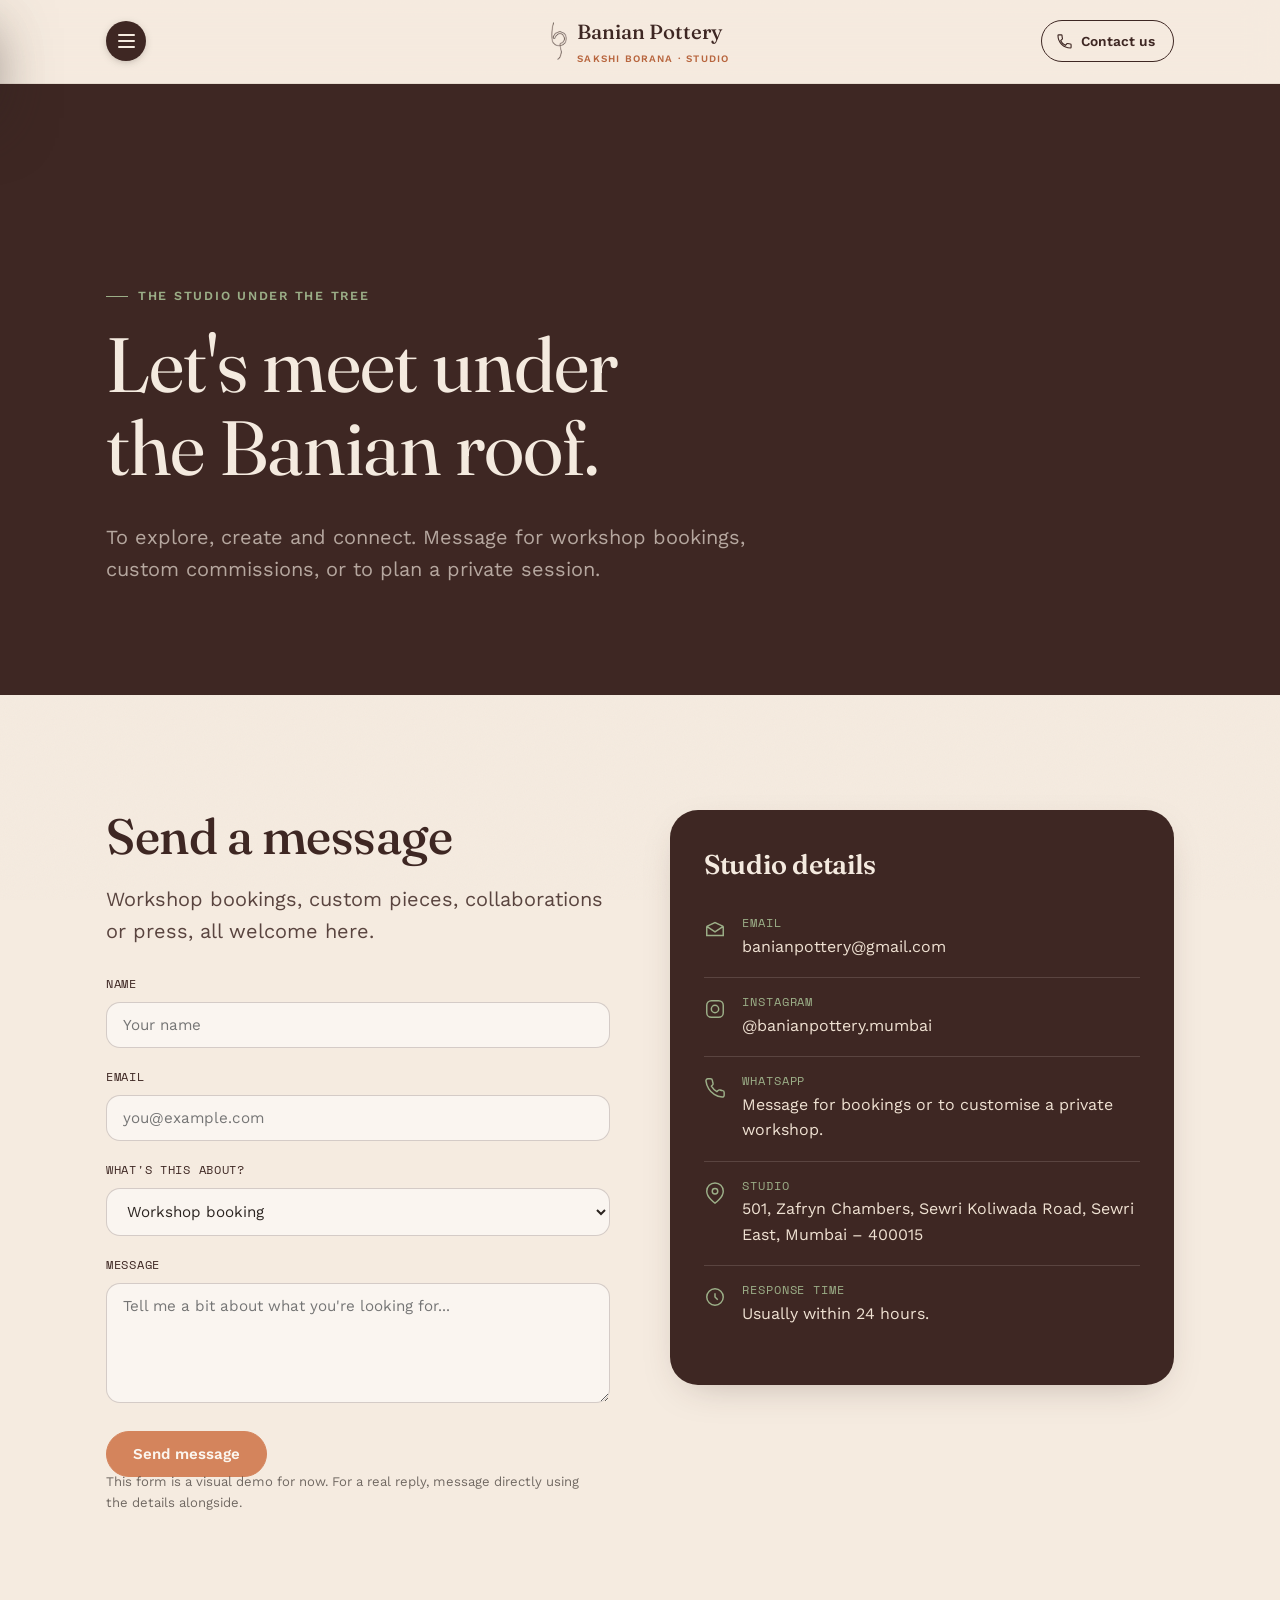
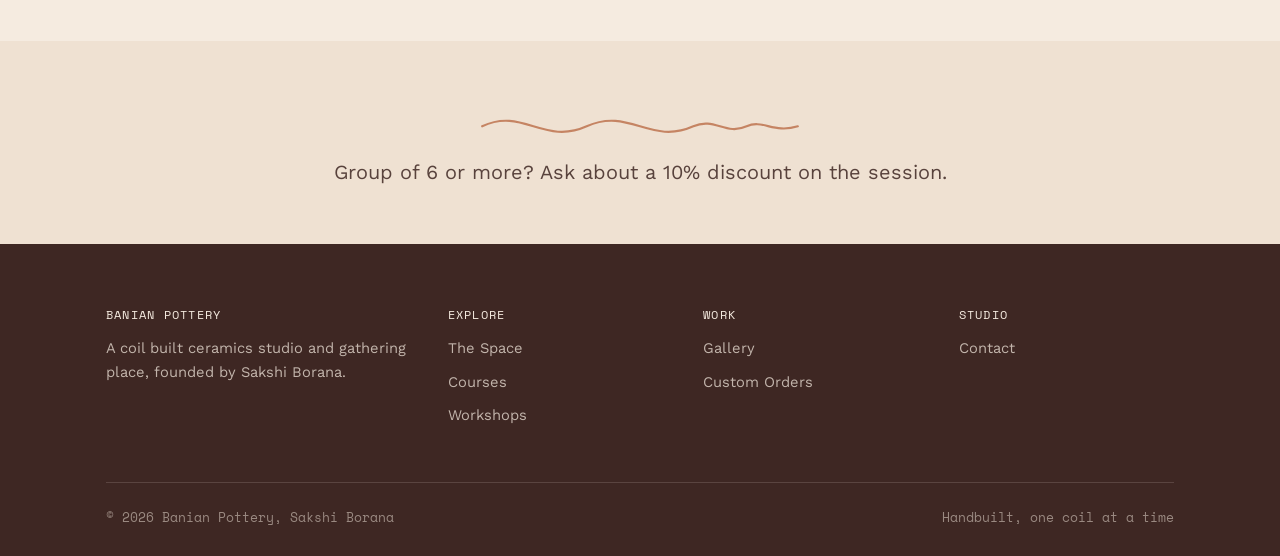
<file: contact.html>
<!DOCTYPE html>
<html lang="en">
<head>
<meta charset="UTF-8">
<meta name="viewport" content="width=device-width, initial-scale=1.0">
<title>Contact | Banian Pottery</title>
<meta name="description" content="Message Banian Pottery for workshop bookings, courses, custom orders, or collaboration enquiries.">
<link rel="stylesheet" href="css/style.css?v=1784197853">
<link rel="stylesheet" href="css/pages.css?v=1784197853">
</head>
<body>
<div class="grain"></div>

<header class="site-header">
  <div class="nav-inner">
    <button class="nav-toggle" aria-label="Toggle menu" aria-expanded="false">
      <span></span><span></span><span></span>
    </button>
    <a href="index.html" class="brand">
      <img class="logo-icon" src="assets/brand/icon.png" alt="Banian Pottery coil logo mark">
      <span>Banian Pottery<small>Sakshi Borana · Studio</small></span>
    </a>
    <a href="contact.html" class="contact-icon" aria-label="Contact us">
      <svg viewBox="0 0 24 24" fill="none" xmlns="http://www.w3.org/2000/svg" aria-hidden="true">
        <path d="M6.6 10.8C8.1 13.7 10.3 15.9 13.2 17.4L15.4 15.2C15.7 14.9 16.1 14.8 16.5 14.9C17.7 15.3 19 15.5 20.3 15.5C20.9 15.5 21.3 15.9 21.3 16.5V20.2C21.3 20.8 20.9 21.2 20.3 21.2C10.7 21.2 2.8 13.3 2.8 3.7C2.8 3.1 3.2 2.7 3.8 2.7H7.5C8.1 2.7 8.5 3.1 8.5 3.7C8.5 5 8.7 6.3 9.1 7.5C9.2 7.9 9.1 8.3 8.8 8.6L6.6 10.8Z" stroke="currentColor" stroke-width="1.6" stroke-linecap="round" stroke-linejoin="round"/>
      </svg>
      <span>Contact us</span>
    </a>
    <div class="nav-overlay"></div>
    <nav class="nav-links">
      <a href="index.html">Home</a>
      <a href="courses.html">Courses</a>
      <a href="workshops.html">Workshops</a>
      <a href="custom-orders.html">Custom Orders</a>
      <a href="gallery.html">Gallery</a>
      <a href="the-space.html">The Space</a>
      <a href="contact.html" class="active">Contact</a>
    </nav>
  </div>
</header>

<main>

  <section class="page-header">
    <div class="wrap">
      <p class="eyebrow">The studio under the tree</p>
      <h1>Let's meet under<br>the Banian roof.</h1>
      <p class="lede" style="max-width:56ch;">To explore, create and connect. Message for workshop bookings, custom commissions, or to plan a private session.</p>
    </div>
  </section>

  <section>
    <div class="wrap contact-grid">

      <div class="reveal">
        <h2 style="margin-bottom:8px;">Send a message</h2>
        <p class="lede" style="margin-bottom:28px;">Workshop bookings, custom pieces, collaborations or press, all welcome here.</p>
        <form id="contact-form">
          <div class="form-field">
            <label for="name">Name</label>
            <input type="text" id="name" name="name" required placeholder="Your name">
          </div>
          <div class="form-field">
            <label for="email">Email</label>
            <input type="email" id="email" name="email" required placeholder="you@example.com">
          </div>
          <div class="form-field">
            <label for="reason">What's this about?</label>
            <select id="reason" name="reason">
              <option>Workshop booking</option>
              <option>Course or membership enquiry</option>
              <option>Custom order</option>
              <option>Collaboration</option>
              <option>Press or interview</option>
              <option>Something else</option>
            </select>
          </div>
          <div class="form-field">
            <label for="message">Message</label>
            <textarea id="message" name="message" required placeholder="Tell me a bit about what you're looking for..."></textarea>
          </div>
          <button type="submit" class="btn primary">Send message</button>
          <p class="form-note">This form is a visual demo for now. For a real reply, message directly using the details alongside.</p>
        </form>
      </div>

      <div class="glass on-dark reveal" style="padding:40px 34px; background:var(--earth); border:none;">
        <h3 style="color:var(--cream); margin-bottom:20px;">Studio details</h3>

        <div class="contact-detail">
          <svg class="c-icon" viewBox="0 0 24 24" fill="none" stroke="#9CAF88" stroke-width="1.6"><path d="M4 4h16v16H4z" opacity="0"/><path d="M3 8l9 6 9-6M3 8v10h18V8M3 8l9-4 9 4"/></svg>
          <div><h4>Email</h4><a href="mailto:banianpottery@gmail.com">banianpottery@gmail.com</a></div>
        </div>

        <div class="contact-detail">
          <svg class="c-icon" viewBox="0 0 24 24" fill="none" stroke="#9CAF88" stroke-width="1.6"><path d="M17.5 6.5h.01"/><rect x="3" y="3" width="18" height="18" rx="5"/><circle cx="12" cy="12" r="4"/></svg>
          <div><h4>Instagram</h4><a href="https://instagram.com/banianpottery.mumbai" target="_blank" rel="noopener">@banianpottery.mumbai</a></div>
        </div>

        <div class="contact-detail">
          <svg class="c-icon" viewBox="0 0 24 24" fill="none" stroke="#9CAF88" stroke-width="1.6"><path d="M22 16.92v3a2 2 0 01-2.18 2 19.79 19.79 0 01-8.63-3.07 19.5 19.5 0 01-6-6 19.79 19.79 0 01-3.07-8.67A2 2 0 014.11 2h3a2 2 0 012 1.72c.13.96.36 1.9.68 2.81a2 2 0 01-.45 2.11L8.09 9.91a16 16 0 006 6l1.27-1.27a2 2 0 012.11-.45c.9.32 1.85.55 2.81.68A2 2 0 0122 16.92z"/></svg>
          <div><h4>WhatsApp</h4><p>Message for bookings or to customise a private workshop.</p></div>
        </div>

        <div class="contact-detail">
          <svg class="c-icon" viewBox="0 0 24 24" fill="none" stroke="#9CAF88" stroke-width="1.6"><path d="M21 10c0 7-9 13-9 13s-9-6-9-13a9 9 0 0118 0z"/><circle cx="12" cy="10" r="3"/></svg>
          <div><h4>Studio</h4><a href="https://share.google/ke8ji6C47cFthY0kH" target="_blank" rel="noopener">501, Zafryn Chambers, Sewri Koliwada Road, Sewri East, Mumbai – 400015</a></div>
        </div>

        <div class="contact-detail" style="border-bottom:none;">
          <svg class="c-icon" viewBox="0 0 24 24" fill="none" stroke="#9CAF88" stroke-width="1.6"><path d="M12 8v4l3 3"/><circle cx="12" cy="12" r="9"/></svg>
          <div><h4>Response time</h4><p>Usually within 24 hours.</p></div>
        </div>
      </div>

    </div>
  </section>

  <section class="section-cream-soft" style="text-align:center; padding:56px 0;">
    <div class="wrap">
      <div class="coil-divider" aria-hidden="true">
        <svg viewBox="0 0 300 40" fill="none" xmlns="http://www.w3.org/2000/svg"><path d="M2 20C40 2 60 38 100 20C140 2 160 38 200 20C220 11 230 29 250 20C265 13 275 27 298 20" stroke="#B8663F" stroke-width="2" stroke-linecap="round"/></svg>
      </div>
      <p class="lede" style="margin:0 auto;">Group of 6 or more? Ask about a 10% discount on the session.</p>
    </div>
  </section>

</main>

<footer class="site-footer">
  <div class="wrap">
    <div class="footer-grid">
      <div><h4>Banian Pottery</h4><p>A coil built ceramics studio and gathering place, founded by Sakshi Borana.</p></div>
      <div><h4>Explore</h4><a href="the-space.html">The Space</a><a href="courses.html">Courses</a><a href="workshops.html">Workshops</a></div>
      <div><h4>Work</h4><a href="gallery.html">Gallery</a><a href="custom-orders.html">Custom Orders</a></div>
      <div><h4>Studio</h4><a href="contact.html">Contact</a></div>
    </div>
    <div class="footer-bottom">
      <span>© 2026 Banian Pottery, Sakshi Borana</span>
      <span>Handbuilt, one coil at a time</span>
    </div>
  </div>
</footer>

<script src="js/main.js?v=1784197853"></script>
</body>
</html>
</file>
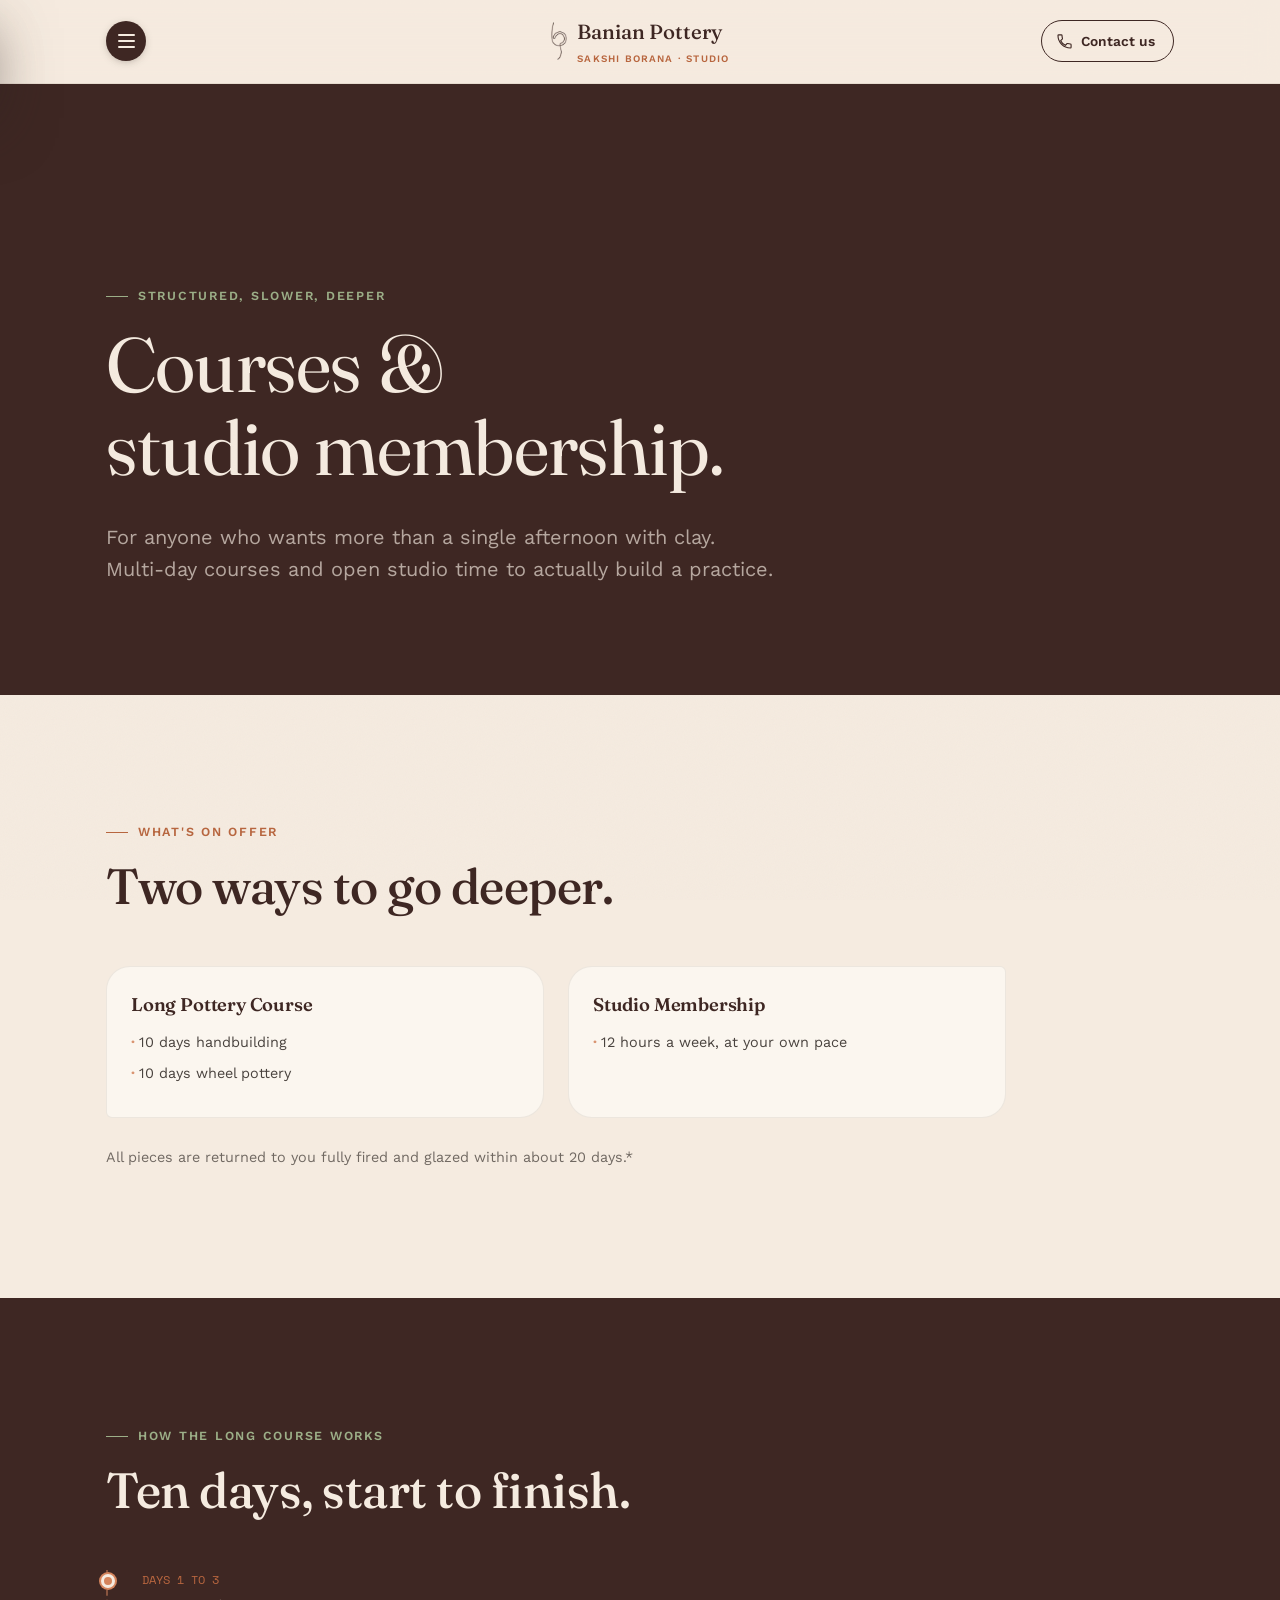
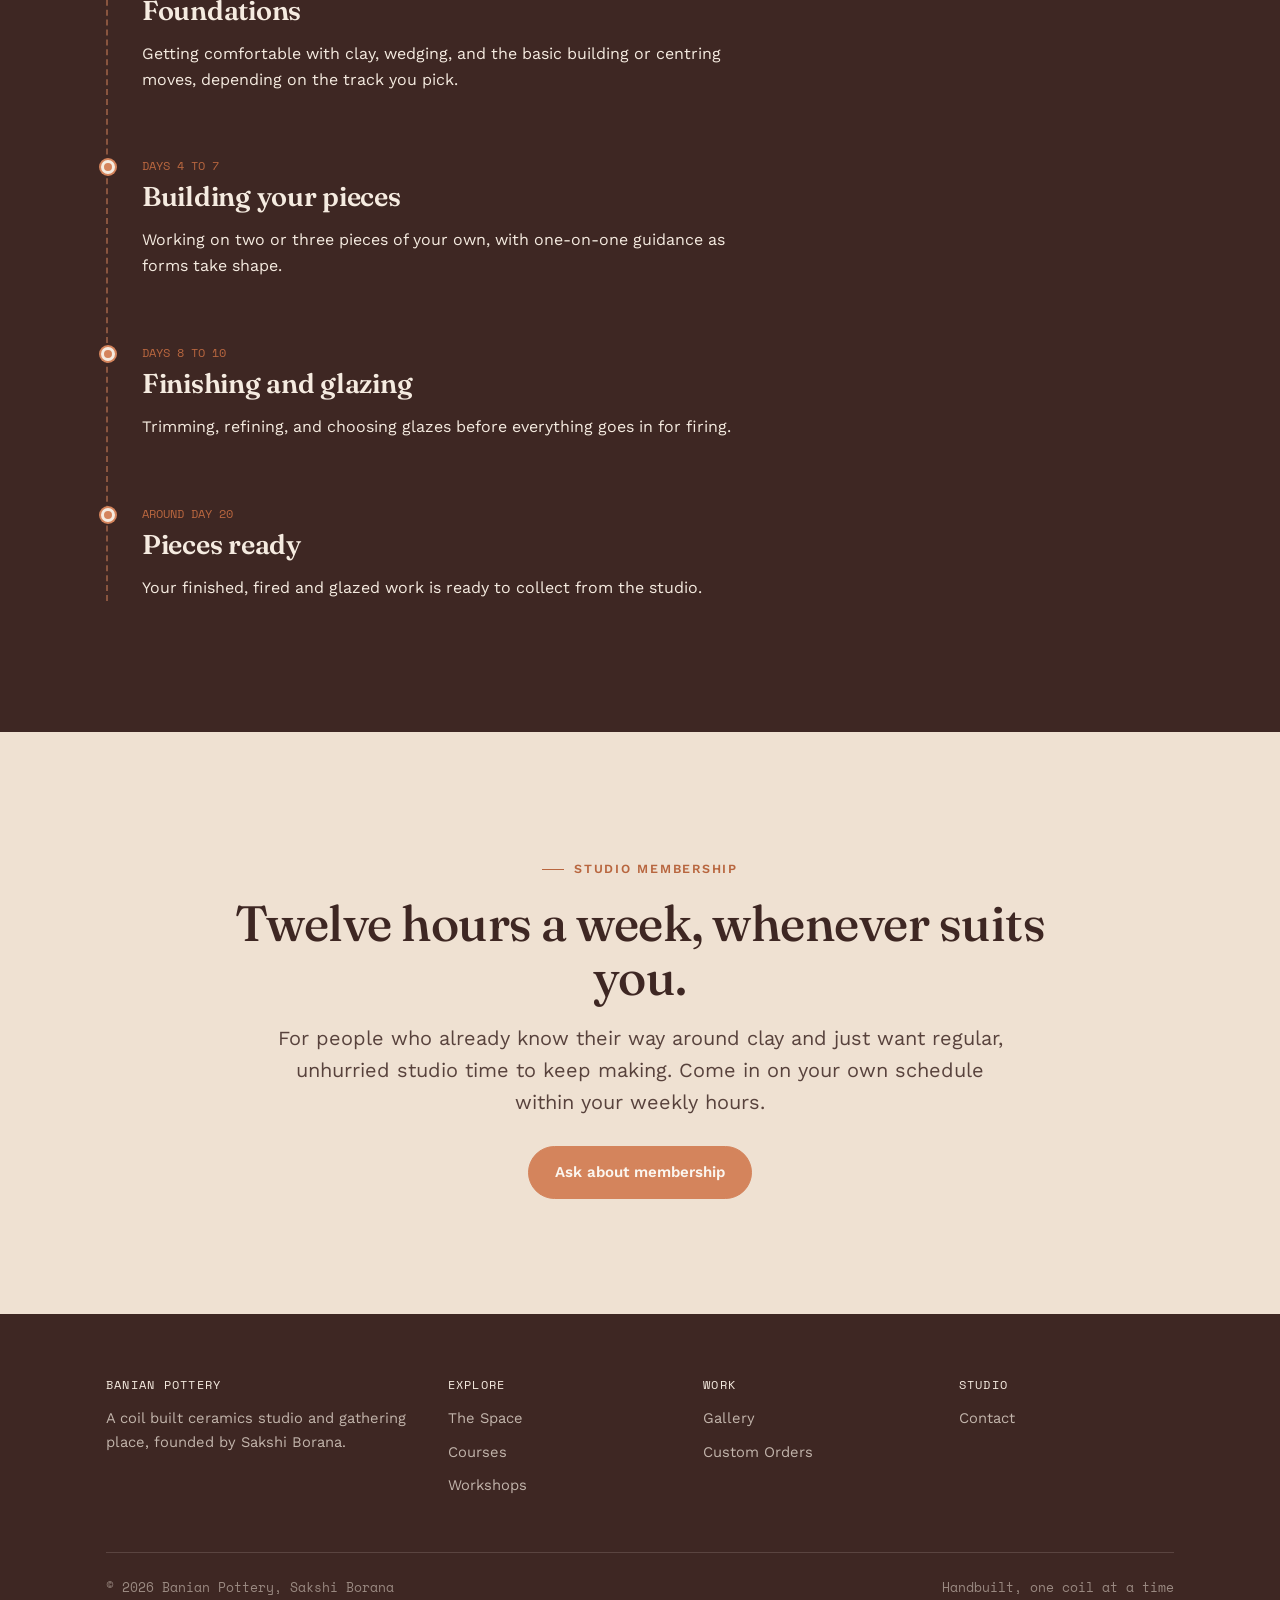
<file: courses.html>
<!DOCTYPE html>
<html lang="en">
<head>
<meta charset="UTF-8">
<meta name="viewport" content="width=device-width, initial-scale=1.0">
<title>Courses | Banian Pottery</title>
<meta name="description" content="Structured, multi-day pottery courses and studio membership at Banian Pottery with Sakshi Borana, in handbuilding and wheel pottery.">
<link rel="stylesheet" href="css/style.css?v=1784197853">
<link rel="stylesheet" href="css/pages.css?v=1784197853">
</head>
<body>
<div class="grain"></div>

<header class="site-header">
  <div class="nav-inner">
    <button class="nav-toggle" aria-label="Toggle menu" aria-expanded="false">
      <span></span><span></span><span></span>
    </button>
    <a href="index.html" class="brand">
      <img class="logo-icon" src="assets/brand/icon.png" alt="Banian Pottery coil logo mark">
      <span>Banian Pottery<small>Sakshi Borana · Studio</small></span>
    </a>
    <a href="contact.html" class="contact-icon" aria-label="Contact us">
      <svg viewBox="0 0 24 24" fill="none" xmlns="http://www.w3.org/2000/svg" aria-hidden="true">
        <path d="M6.6 10.8C8.1 13.7 10.3 15.9 13.2 17.4L15.4 15.2C15.7 14.9 16.1 14.8 16.5 14.9C17.7 15.3 19 15.5 20.3 15.5C20.9 15.5 21.3 15.9 21.3 16.5V20.2C21.3 20.8 20.9 21.2 20.3 21.2C10.7 21.2 2.8 13.3 2.8 3.7C2.8 3.1 3.2 2.7 3.8 2.7H7.5C8.1 2.7 8.5 3.1 8.5 3.7C8.5 5 8.7 6.3 9.1 7.5C9.2 7.9 9.1 8.3 8.8 8.6L6.6 10.8Z" stroke="currentColor" stroke-width="1.6" stroke-linecap="round" stroke-linejoin="round"/>
      </svg>
      <span>Contact us</span>
    </a>
    <div class="nav-overlay"></div>
    <nav class="nav-links">
      <a href="index.html">Home</a>
      <a href="courses.html" class="active">Courses</a>
      <a href="workshops.html">Workshops</a>
      <a href="custom-orders.html">Custom Orders</a>
      <a href="gallery.html">Gallery</a>
      <a href="the-space.html">The Space</a>
      <a href="contact.html">Contact</a>
    </nav>
  </div>
</header>

<main>

  <section class="page-header">
    <div class="wrap">
      <p class="eyebrow">Structured, slower, deeper</p>
      <h1>Courses &<br>studio membership.</h1>
      <p class="lede" style="max-width:56ch;">For anyone who wants more than a single afternoon with clay. Multi-day courses and open studio time to actually build a practice.</p>
    </div>
  </section>

  <section>
    <div class="wrap">
      <div class="section-head reveal">
        <p class="eyebrow">What's on offer</p>
        <h2>Two ways to go deeper.</h2>
      </div>
      <div class="offer-grid" style="grid-template-columns: repeat(2, 1fr); max-width:900px;">
        <div class="offer-card reveal">
          <h3>Long Pottery Course</h3>
          <ul>
            <li>10 days handbuilding</li>
            <li>10 days wheel pottery</li>
          </ul>
        </div>
        <div class="offer-card reveal">
          <h3>Studio Membership</h3>
          <ul>
            <li>12 hours a week, at your own pace</li>
          </ul>
        </div>
      </div>
      <p class="form-note" style="margin-top:28px; font-size:0.9rem;">All pieces are returned to you fully fired and glazed within about 20 days.*</p>
    </div>
  </section>

  <section class="section-dark on-dark">
    <div class="wrap">
      <div class="section-head reveal">
        <p class="eyebrow">How the long course works</p>
        <h2>Ten days, start to finish.</h2>
      </div>
      <div class="timeline">
        <div class="tl-item reveal">
          <span class="tl-date">DAYS 1 TO 3</span>
          <h3>Foundations</h3>
          <p>Getting comfortable with clay, wedging, and the basic building or centring moves, depending on the track you pick.</p>
        </div>
        <div class="tl-item reveal">
          <span class="tl-date">DAYS 4 TO 7</span>
          <h3>Building your pieces</h3>
          <p>Working on two or three pieces of your own, with one-on-one guidance as forms take shape.</p>
        </div>
        <div class="tl-item reveal">
          <span class="tl-date">DAYS 8 TO 10</span>
          <h3>Finishing and glazing</h3>
          <p>Trimming, refining, and choosing glazes before everything goes in for firing.</p>
        </div>
        <div class="tl-item reveal">
          <span class="tl-date">AROUND DAY 20</span>
          <h3>Pieces ready</h3>
          <p>Your finished, fired and glazed work is ready to collect from the studio.</p>
        </div>
      </div>
    </div>
  </section>

  <section class="section-cream-soft">
    <div class="wrap" style="text-align:center;">
      <p class="eyebrow" style="justify-content:center;">Studio membership</p>
      <h2 style="max-width:26ch; margin:0 auto 18px;">Twelve hours a week, whenever suits you.</h2>
      <p class="lede" style="margin:0 auto 28px;">For people who already know their way around clay and just want regular, unhurried studio time to keep making. Come in on your own schedule within your weekly hours.</p>
      <a href="contact.html" class="btn primary">Ask about membership</a>
    </div>
  </section>

</main>

<footer class="site-footer">
  <div class="wrap">
    <div class="footer-grid">
      <div><h4>Banian Pottery</h4><p>A coil built ceramics studio and gathering place, founded by Sakshi Borana.</p></div>
      <div><h4>Explore</h4><a href="the-space.html">The Space</a><a href="courses.html">Courses</a><a href="workshops.html">Workshops</a></div>
      <div><h4>Work</h4><a href="gallery.html">Gallery</a><a href="custom-orders.html">Custom Orders</a></div>
      <div><h4>Studio</h4><a href="contact.html">Contact</a></div>
    </div>
    <div class="footer-bottom">
      <span>© 2026 Banian Pottery, Sakshi Borana</span>
      <span>Handbuilt, one coil at a time</span>
    </div>
  </div>
</footer>

<script src="js/main.js?v=1784197853"></script>
</body>
</html>
</file>
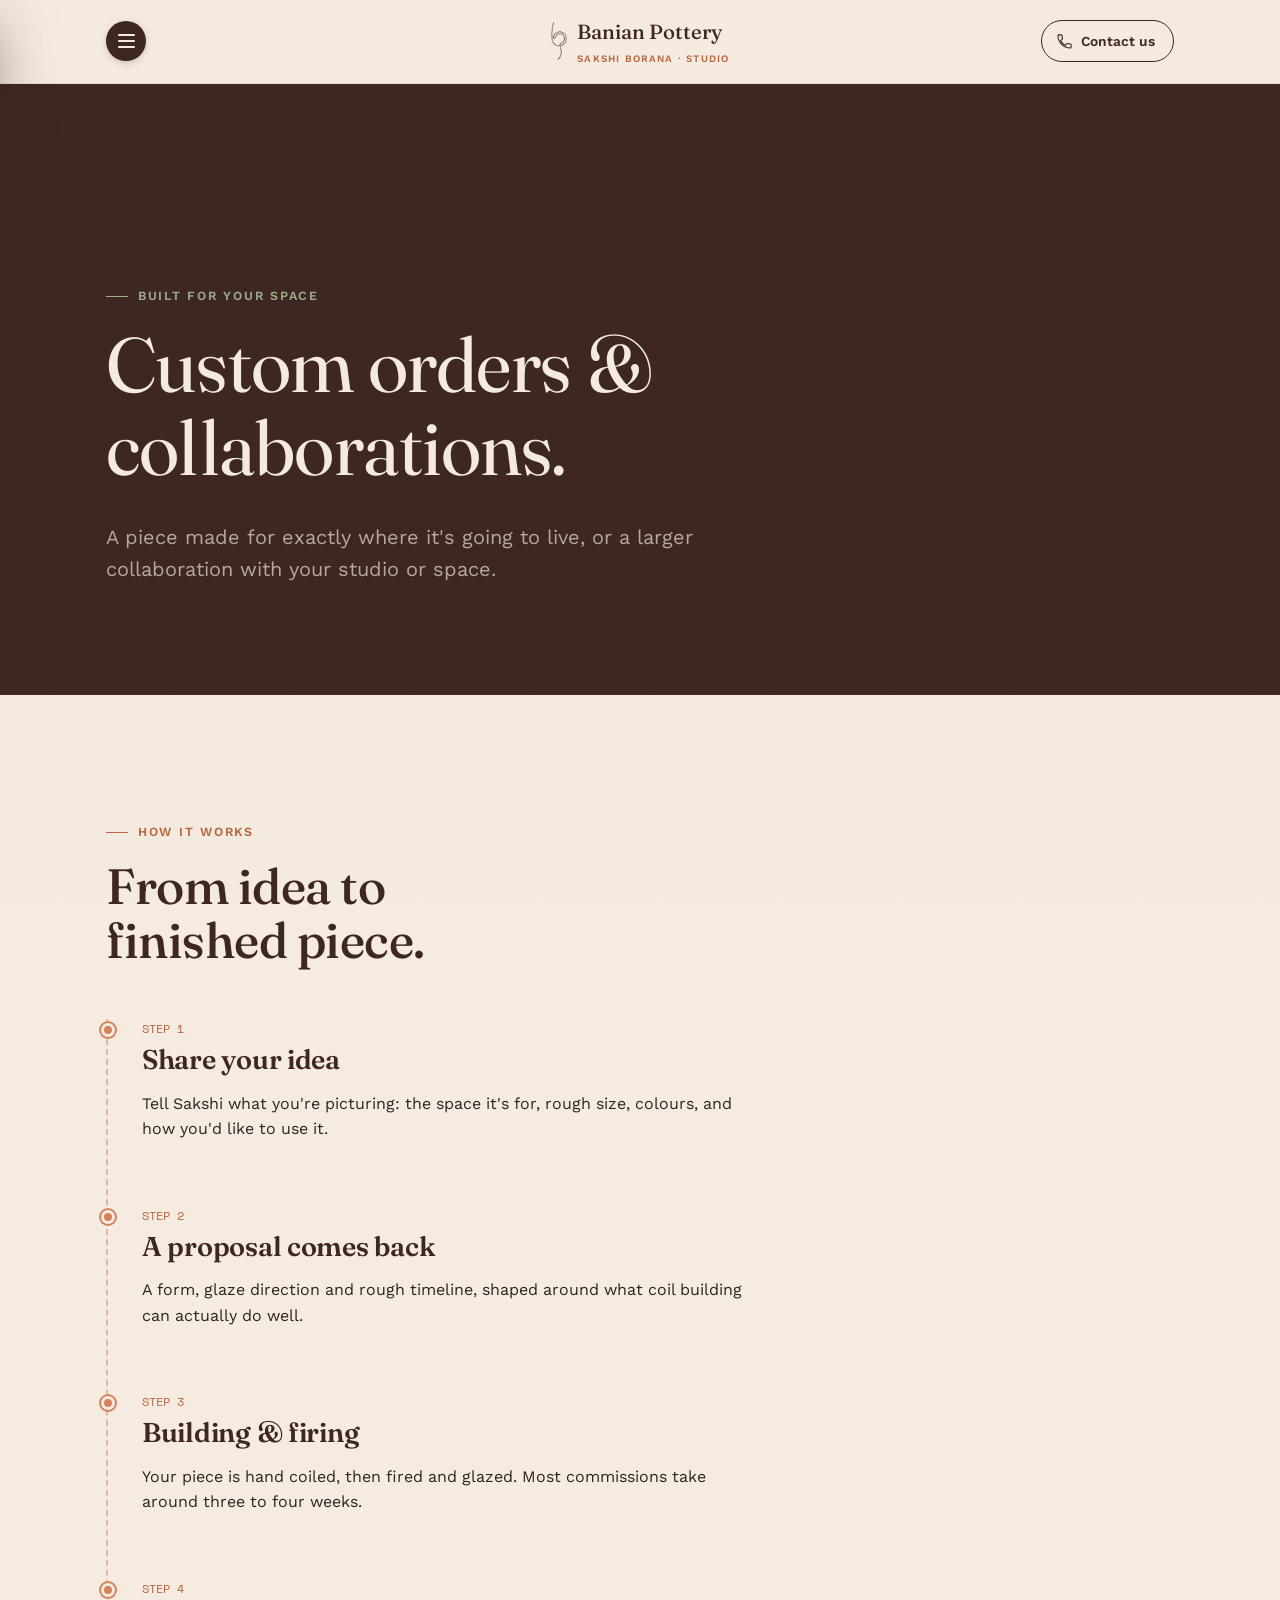
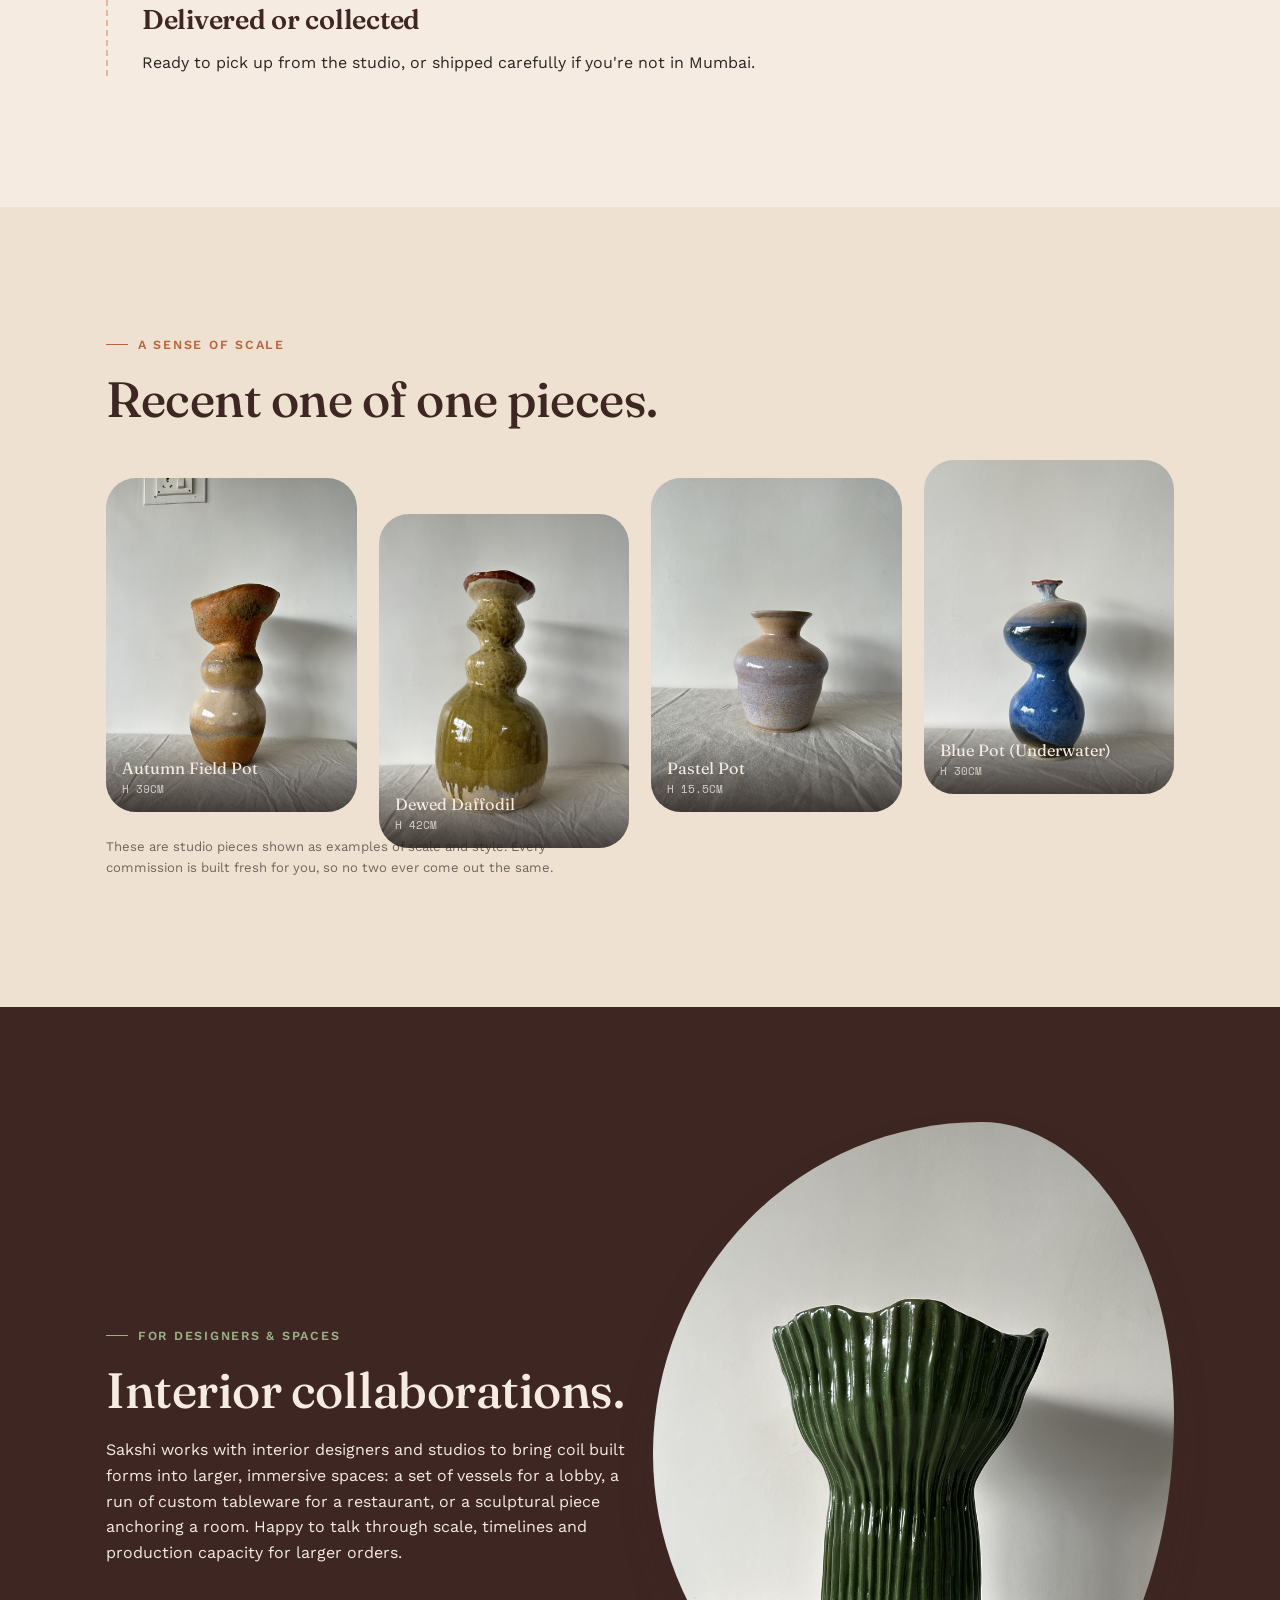
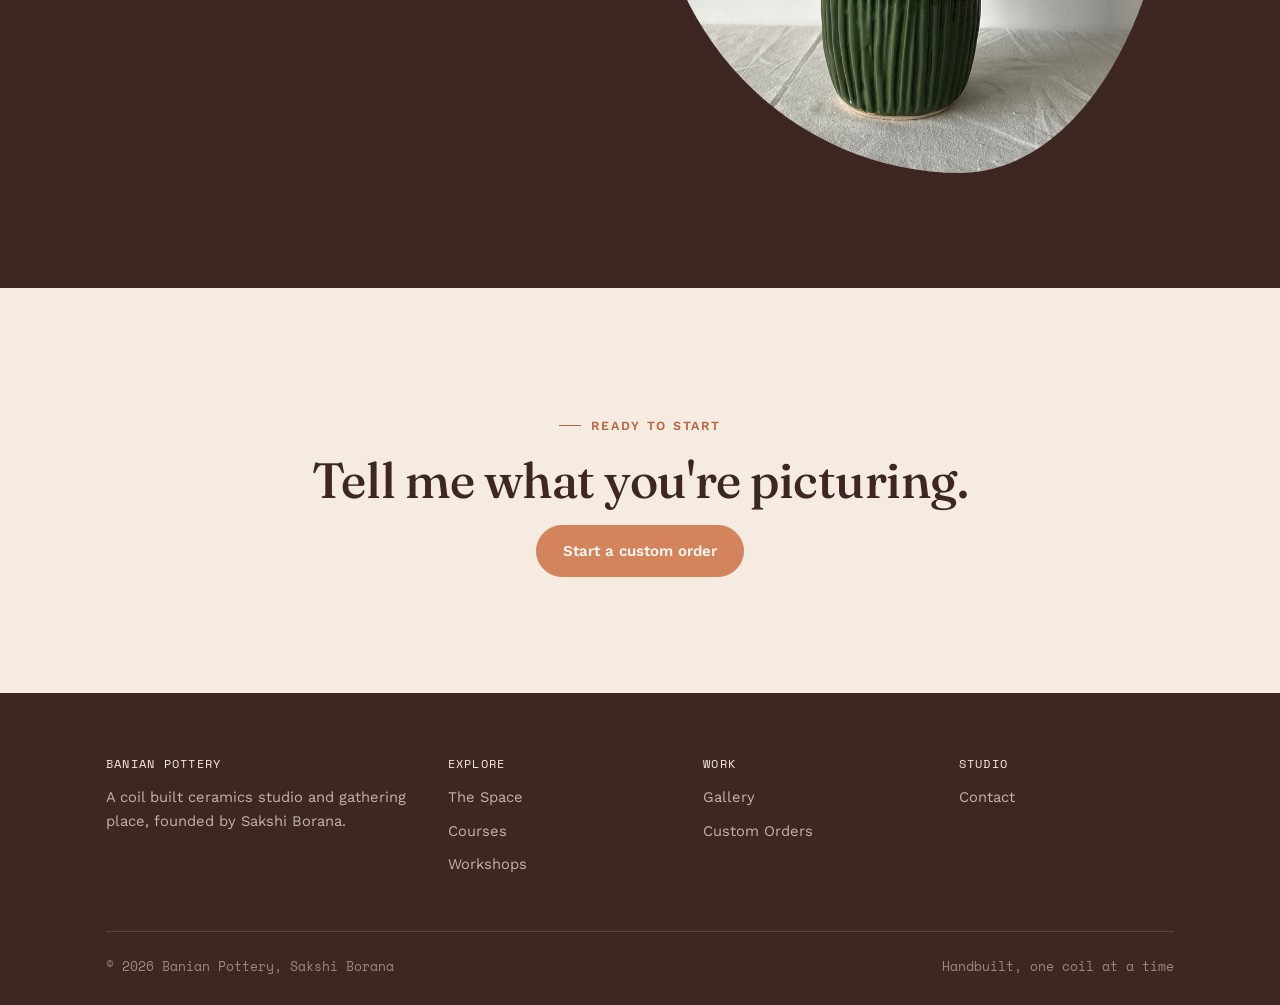
<file: custom-orders.html>
<!DOCTYPE html>
<html lang="en">
<head>
<meta charset="UTF-8">
<meta name="viewport" content="width=device-width, initial-scale=1.0">
<title>Custom Orders | Banian Pottery</title>
<meta name="description" content="Commission a one-of-a-kind coil built piece from Banian Pottery, or collaborate with Sakshi Borana on an interior design project.">
<link rel="stylesheet" href="css/style.css?v=1784197853">
<link rel="stylesheet" href="css/pages.css?v=1784197853">
</head>
<body>
<div class="grain"></div>

<header class="site-header">
  <div class="nav-inner">
    <button class="nav-toggle" aria-label="Toggle menu" aria-expanded="false">
      <span></span><span></span><span></span>
    </button>
    <a href="index.html" class="brand">
      <img class="logo-icon" src="assets/brand/icon.png" alt="Banian Pottery coil logo mark">
      <span>Banian Pottery<small>Sakshi Borana · Studio</small></span>
    </a>
    <a href="contact.html" class="contact-icon" aria-label="Contact us">
      <svg viewBox="0 0 24 24" fill="none" xmlns="http://www.w3.org/2000/svg" aria-hidden="true">
        <path d="M6.6 10.8C8.1 13.7 10.3 15.9 13.2 17.4L15.4 15.2C15.7 14.9 16.1 14.8 16.5 14.9C17.7 15.3 19 15.5 20.3 15.5C20.9 15.5 21.3 15.9 21.3 16.5V20.2C21.3 20.8 20.9 21.2 20.3 21.2C10.7 21.2 2.8 13.3 2.8 3.7C2.8 3.1 3.2 2.7 3.8 2.7H7.5C8.1 2.7 8.5 3.1 8.5 3.7C8.5 5 8.7 6.3 9.1 7.5C9.2 7.9 9.1 8.3 8.8 8.6L6.6 10.8Z" stroke="currentColor" stroke-width="1.6" stroke-linecap="round" stroke-linejoin="round"/>
      </svg>
      <span>Contact us</span>
    </a>
    <div class="nav-overlay"></div>
    <nav class="nav-links">
      <a href="index.html">Home</a>
      <a href="courses.html">Courses</a>
      <a href="workshops.html">Workshops</a>
      <a href="custom-orders.html" class="active">Custom Orders</a>
      <a href="gallery.html">Gallery</a>
      <a href="the-space.html">The Space</a>
      <a href="contact.html">Contact</a>
    </nav>
  </div>
</header>

<main>

  <section class="page-header">
    <div class="wrap">
      <p class="eyebrow">Built for your space</p>
      <h1>Custom orders &<br>collaborations.</h1>
      <p class="lede" style="max-width:56ch;">A piece made for exactly where it's going to live, or a larger collaboration with your studio or space.</p>
    </div>
  </section>

  <section>
    <div class="wrap">
      <div class="section-head reveal">
        <p class="eyebrow">How it works</p>
        <h2>From idea to<br>finished piece.</h2>
      </div>
      <div class="timeline">
        <div class="tl-item reveal">
          <span class="tl-date">STEP 1</span>
          <h3>Share your idea</h3>
          <p>Tell Sakshi what you're picturing: the space it's for, rough size, colours, and how you'd like to use it.</p>
        </div>
        <div class="tl-item reveal">
          <span class="tl-date">STEP 2</span>
          <h3>A proposal comes back</h3>
          <p>A form, glaze direction and rough timeline, shaped around what coil building can actually do well.</p>
        </div>
        <div class="tl-item reveal">
          <span class="tl-date">STEP 3</span>
          <h3>Building & firing</h3>
          <p>Your piece is hand coiled, then fired and glazed. Most commissions take around three to four weeks.</p>
        </div>
        <div class="tl-item reveal">
          <span class="tl-date">STEP 4</span>
          <h3>Delivered or collected</h3>
          <p>Ready to pick up from the studio, or shipped carefully if you're not in Mumbai.</p>
        </div>
      </div>
    </div>
  </section>

  <section class="section-cream-soft">
    <div class="wrap">
      <div class="section-head reveal">
        <p class="eyebrow">A sense of scale</p>
        <h2>Recent one of one pieces.</h2>
      </div>
      <div class="stagger-row">
        <div class="piece reveal">
          <img src="assets/pots/pot-21-autumn-field-pot.jpg" alt="Autumn Field Pot, a tall commissioned coil built vase">
          <div class="piece-caption"><div class="p-name">Autumn Field Pot</div><div class="p-spec">H 39CM</div></div>
        </div>
        <div class="piece reveal">
          <img src="assets/pots/pot-23-dewed-daffodil.jpg" alt="Dewed Daffodil, a tall commissioned coil built vase">
          <div class="piece-caption"><div class="p-name">Dewed Daffodil</div><div class="p-spec">H 42CM</div></div>
        </div>
        <div class="piece reveal">
          <img src="assets/pots/pot-34-pastel-pot.jpg" alt="Pastel Pot, a soft glazed commissioned vase">
          <div class="piece-caption"><div class="p-name">Pastel Pot</div><div class="p-spec">H 15.5CM</div></div>
        </div>
        <div class="piece reveal">
          <img src="assets/pots/pot-01-blue-pot-underwater.jpg" alt="Blue Pot Underwater, a commissioned statement vase">
          <div class="piece-caption"><div class="p-name">Blue Pot (Underwater)</div><div class="p-spec">H 30CM</div></div>
        </div>
      </div>
      <p class="form-note" style="margin-top:24px;">These are studio pieces shown as examples of scale and style. Every commission is built fresh for you, so no two ever come out the same.</p>
    </div>
  </section>

  <section class="section-dark on-dark">
    <div class="wrap two-col" style="align-items:center;">
      <div class="reveal">
        <p class="eyebrow">For designers & spaces</p>
        <h2>Interior collaborations.</h2>
        <p>Sakshi works with interior designers and studios to bring coil built forms into larger, immersive spaces: a set of vessels for a lobby, a run of custom tableware for a restaurant, or a sculptural piece anchoring a room. Happy to talk through scale, timelines and production capacity for larger orders.</p>
      </div>
      <div class="reveal">
        <div class="about-portrait" style="aspect-ratio:4/5;">
          <img src="assets/pots/pot-42-green-big-pot-sold-out.jpg" alt="Large scale ribbed green ceramic vessel suited to interior collaborations">
        </div>
      </div>
    </div>
  </section>

  <section style="text-align:center;">
    <div class="wrap">
      <p class="eyebrow" style="justify-content:center;">Ready to start</p>
      <h2 style="max-width:24ch; margin:0 auto 18px;">Tell me what you're picturing.</h2>
      <a href="contact.html" class="btn primary">Start a custom order</a>
    </div>
  </section>

</main>

<footer class="site-footer">
  <div class="wrap">
    <div class="footer-grid">
      <div><h4>Banian Pottery</h4><p>A coil built ceramics studio and gathering place, founded by Sakshi Borana.</p></div>
      <div><h4>Explore</h4><a href="the-space.html">The Space</a><a href="courses.html">Courses</a><a href="workshops.html">Workshops</a></div>
      <div><h4>Work</h4><a href="gallery.html">Gallery</a><a href="custom-orders.html">Custom Orders</a></div>
      <div><h4>Studio</h4><a href="contact.html">Contact</a></div>
    </div>
    <div class="footer-bottom">
      <span>© 2026 Banian Pottery, Sakshi Borana</span>
      <span>Handbuilt, one coil at a time</span>
    </div>
  </div>
</footer>

<script src="js/main.js?v=1784197853"></script>
</body>
</html>
</file>
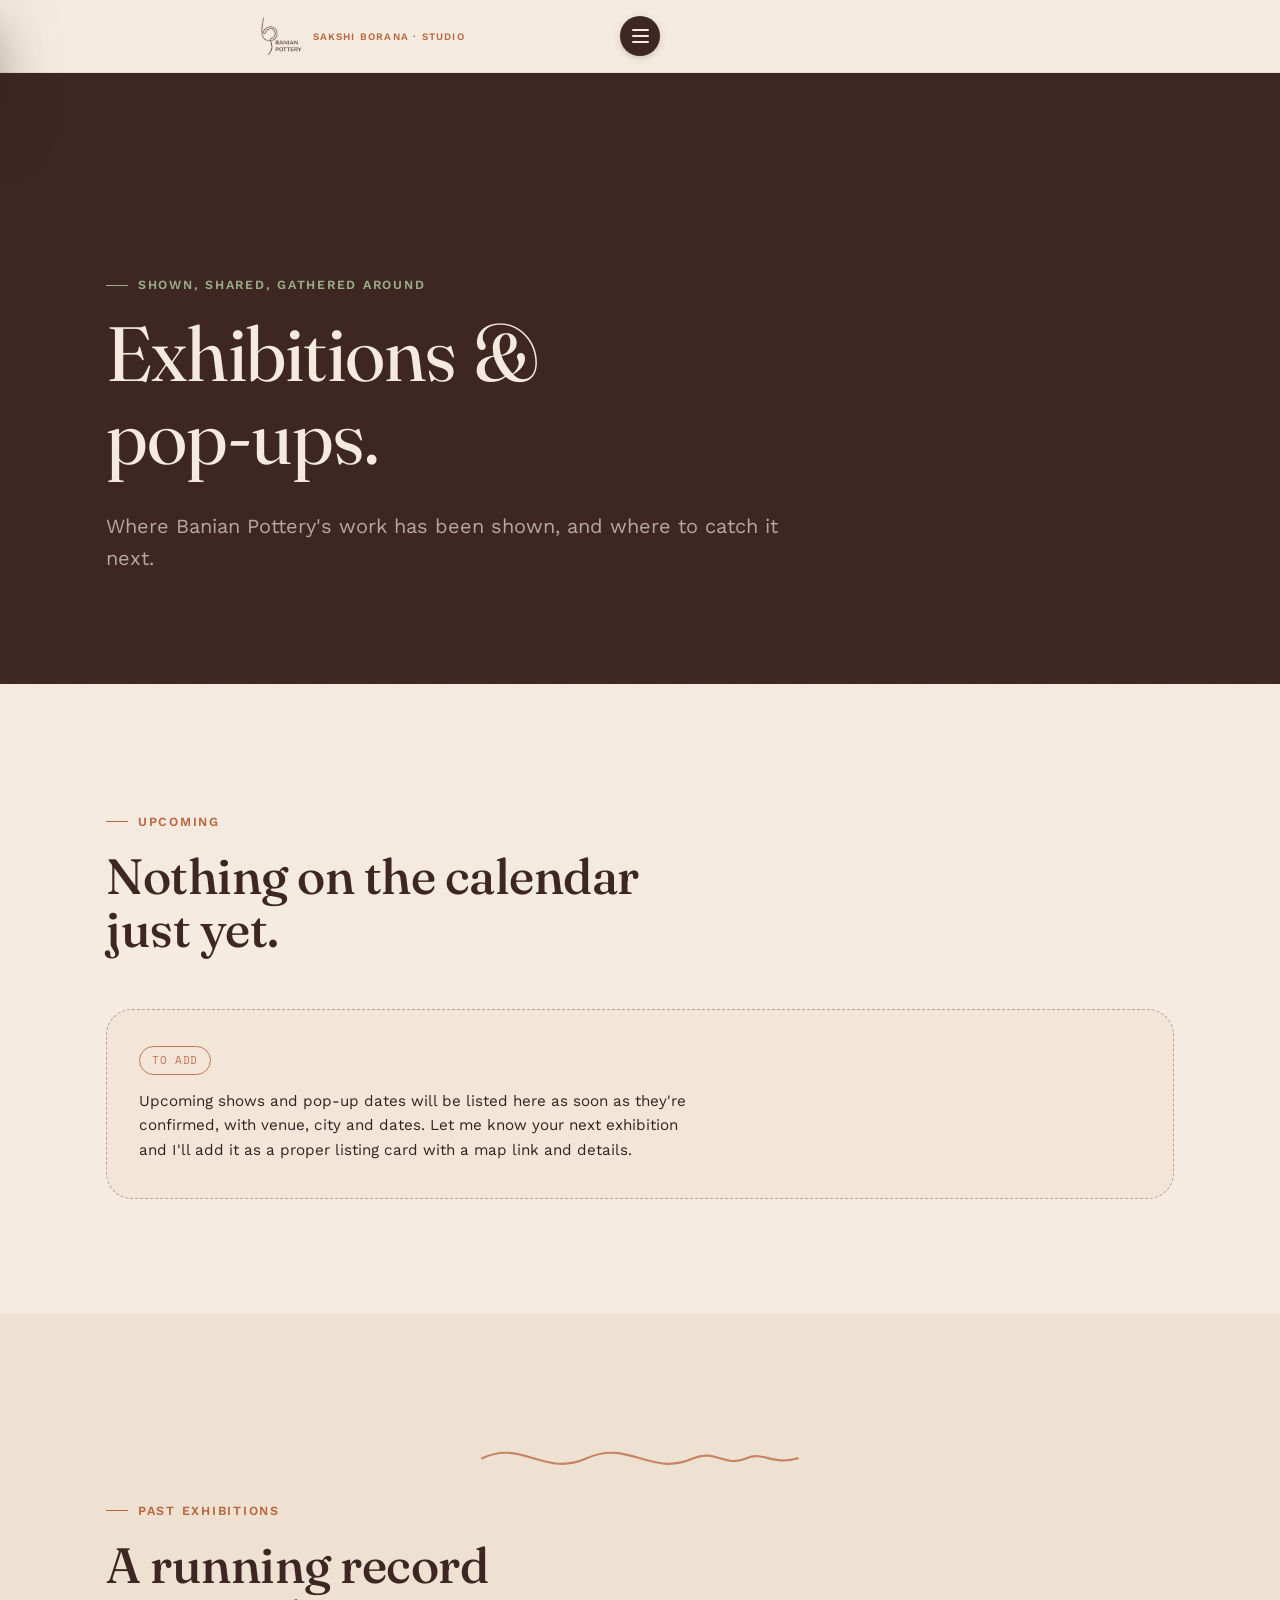
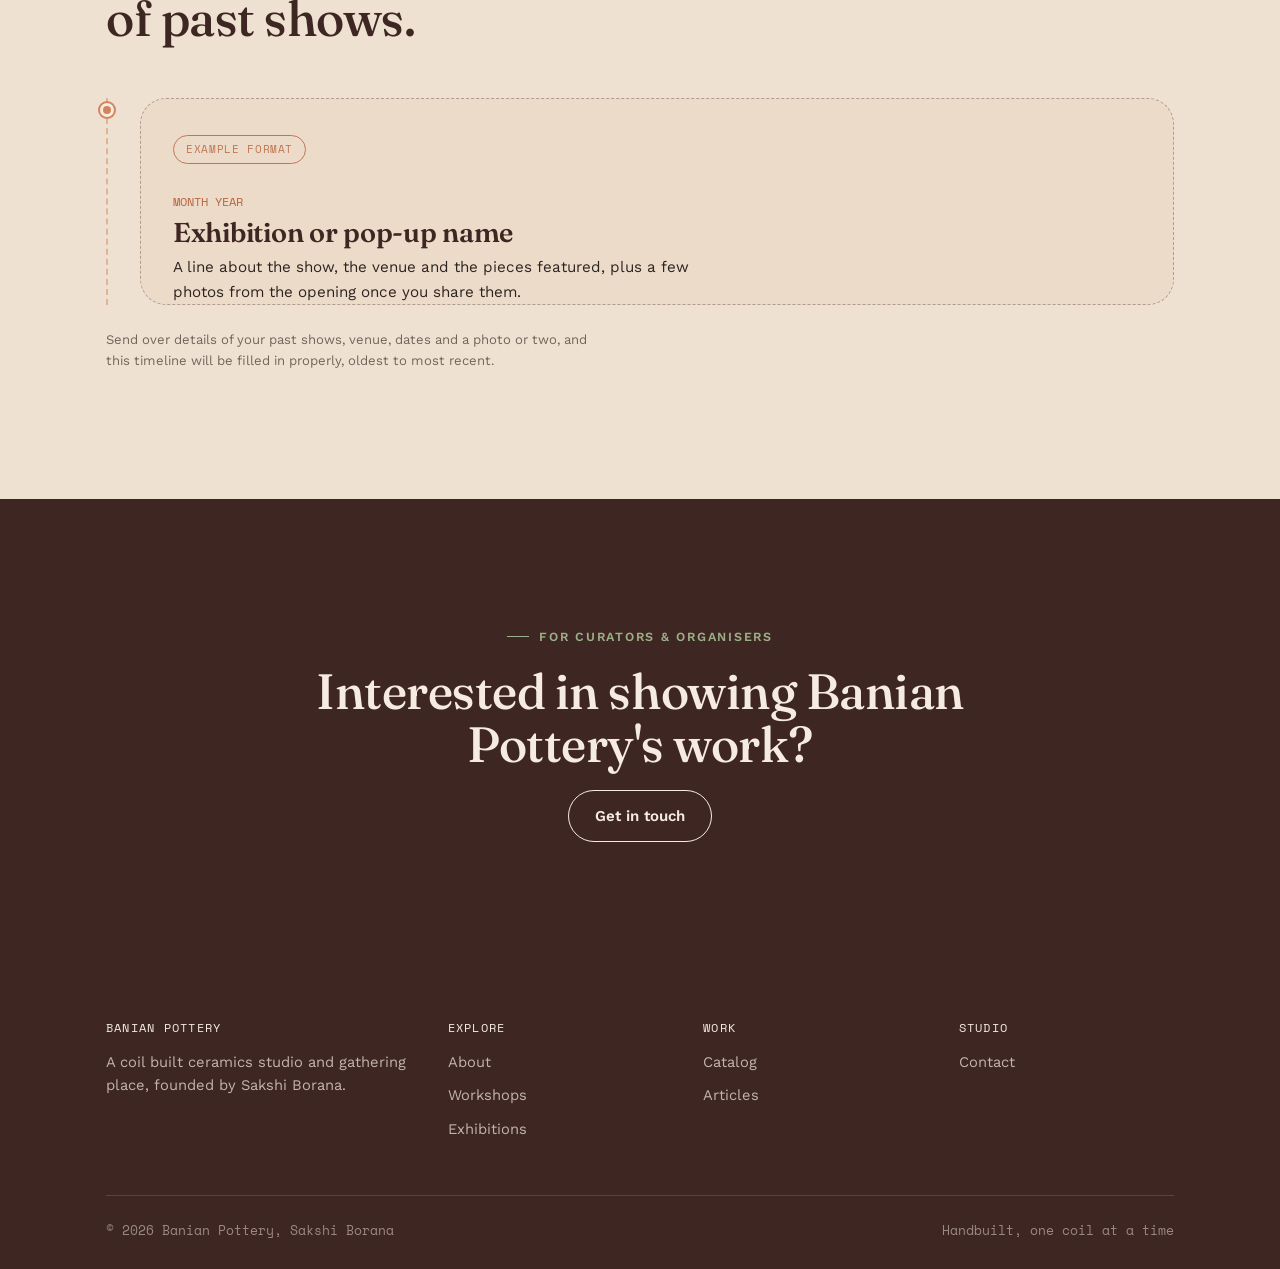
<file: exhibitions.html>
<!DOCTYPE html>
<html lang="en">
<head>
<meta charset="UTF-8">
<meta name="viewport" content="width=device-width, initial-scale=1.0">
<title>Exhibitions | Banian Pottery</title>
<meta name="description" content="Exhibitions, pop-ups and shows featuring Sakshi Borana's coil built ceramics.">
<link rel="stylesheet" href="css/style.css">
<link rel="stylesheet" href="css/pages.css">
</head>
<body>
<div class="grain"></div>

<header class="site-header">
  <div class="nav-inner">
    <a href="index.html" class="brand">
      <img class="logo-mark" src="assets/brand/logo.png" alt="Banian Pottery logo">
      <small>Sakshi Borana · Studio</small>
    </a>
    <button class="nav-toggle" aria-label="Toggle menu" aria-expanded="false"><span></span><span></span><span></span></button>
    <nav class="nav-links">
      <a href="index.html">Home</a>
      <a href="about.html">About</a>
      <a href="workshops.html">Workshops</a>
      <a href="exhibitions.html" class="active">Exhibitions</a>
      <a href="catalog.html">Catalog</a>
      <a href="articles.html">Articles</a>
      <a href="contact.html">Contact</a>
    </nav>
  </div>
</header>

<main>

  <section class="page-header">
    <div class="wrap">
      <p class="eyebrow">Shown, shared, gathered around</p>
      <h1>Exhibitions &<br>pop-ups.</h1>
      <p class="lede" style="max-width:56ch;">Where Banian Pottery's work has been shown, and where to catch it next.</p>
    </div>
  </section>

  <section>
    <div class="wrap">
      <div class="section-head reveal">
        <p class="eyebrow">Upcoming</p>
        <h2>Nothing on the calendar<br>just yet.</h2>
      </div>
      <div class="placeholder-card reveal">
        <span class="tag">To add</span>
        <p>Upcoming shows and pop-up dates will be listed here as soon as they're confirmed, with venue, city and dates. Let me know your next exhibition and I'll add it as a proper listing card with a map link and details.</p>
      </div>
    </div>
  </section>

  <section class="section-cream-soft">
    <div class="wrap">
      <div class="coil-divider" aria-hidden="true">
        <svg viewBox="0 0 300 40" fill="none" xmlns="http://www.w3.org/2000/svg"><path d="M2 20C40 2 60 38 100 20C140 2 160 38 200 20C220 11 230 29 250 20C265 13 275 27 298 20" stroke="#B8663F" stroke-width="2" stroke-linecap="round"/></svg>
      </div>
      <div class="section-head reveal">
        <p class="eyebrow">Past exhibitions</p>
        <h2>A running record<br>of past shows.</h2>
      </div>

      <div class="timeline">
        <div class="tl-item reveal placeholder-card" style="margin-left:-2px;">
          <span class="tag">Example format</span>
          <span class="tl-date" style="margin-top:14px;">MONTH YEAR</span>
          <h3>Exhibition or pop-up name</h3>
          <p>A line about the show, the venue and the pieces featured, plus a few photos from the opening once you share them.</p>
        </div>
      </div>
      <p class="form-note" style="margin-top:24px;">Send over details of your past shows, venue, dates and a photo or two, and this timeline will be filled in properly, oldest to most recent.</p>
    </div>
  </section>

  <section class="section-dark on-dark" style="text-align:center;">
    <div class="wrap">
      <p class="eyebrow" style="justify-content:center;">For curators & organisers</p>
      <h2 style="max-width:24ch; margin:0 auto 18px;">Interested in showing Banian Pottery's work?</h2>
      <a href="contact.html" class="btn on-dark">Get in touch</a>
    </div>
  </section>

</main>

<footer class="site-footer">
  <div class="wrap">
    <div class="footer-grid">
      <div><h4>Banian Pottery</h4><p>A coil built ceramics studio and gathering place, founded by Sakshi Borana.</p></div>
      <div><h4>Explore</h4><a href="about.html">About</a><a href="workshops.html">Workshops</a><a href="exhibitions.html">Exhibitions</a></div>
      <div><h4>Work</h4><a href="catalog.html">Catalog</a><a href="articles.html">Articles</a></div>
      <div><h4>Studio</h4><a href="contact.html">Contact</a></div>
    </div>
    <div class="footer-bottom">
      <span>© 2026 Banian Pottery, Sakshi Borana</span>
      <span>Handbuilt, one coil at a time</span>
    </div>
  </div>
</footer>

<script src="js/main.js"></script>
</body>
</html>
</file>
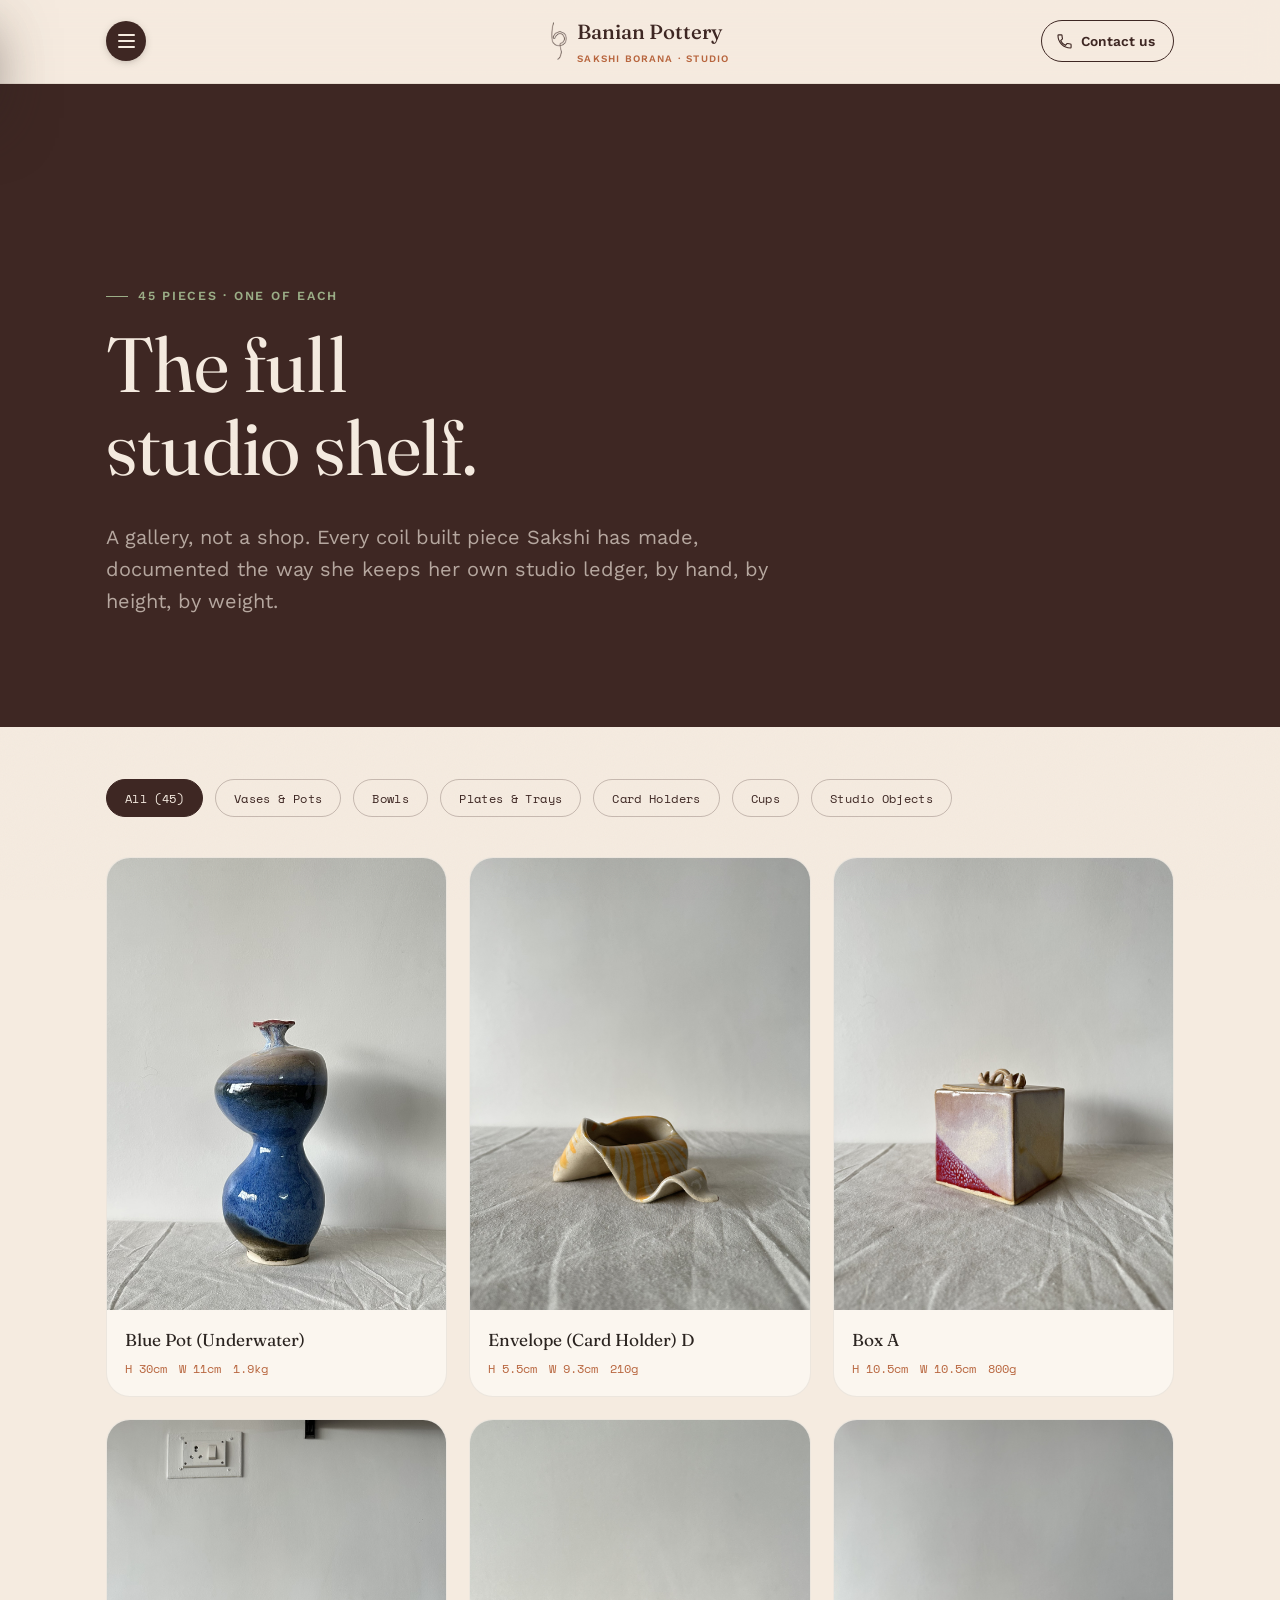
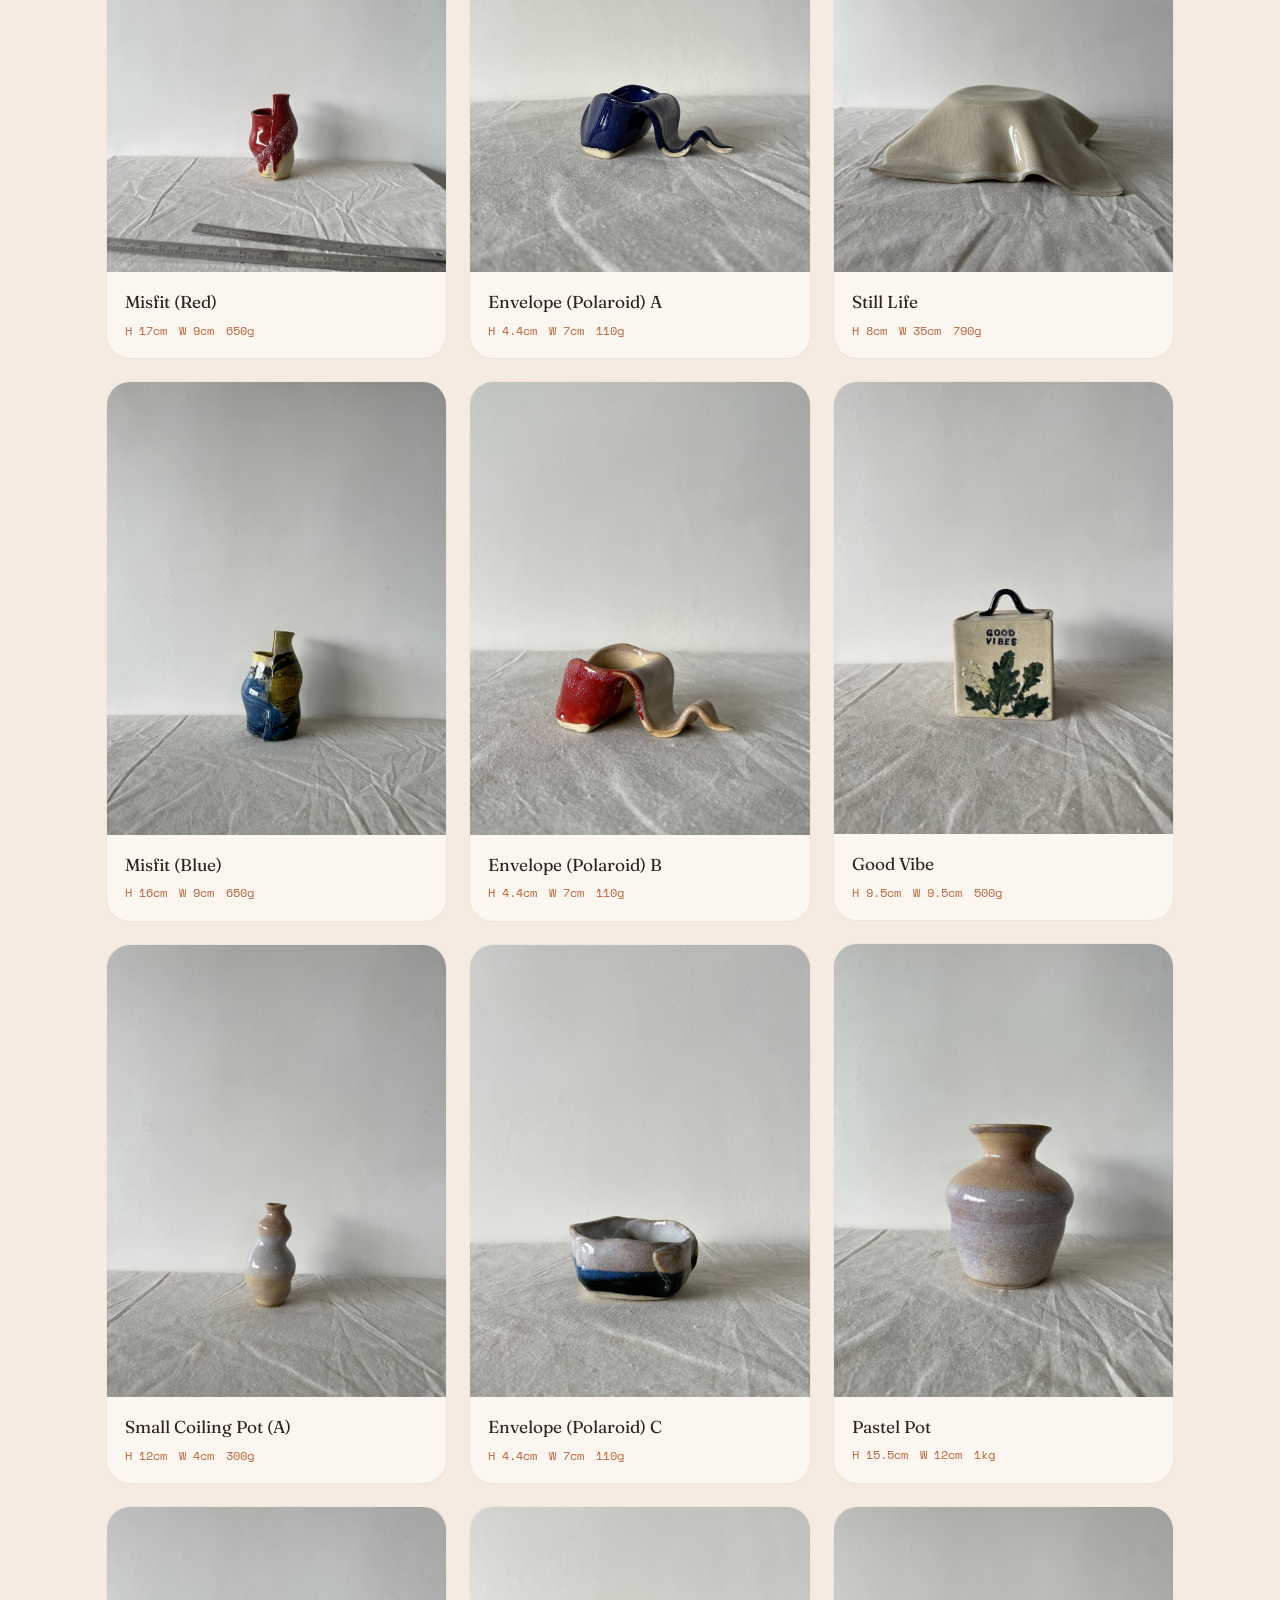
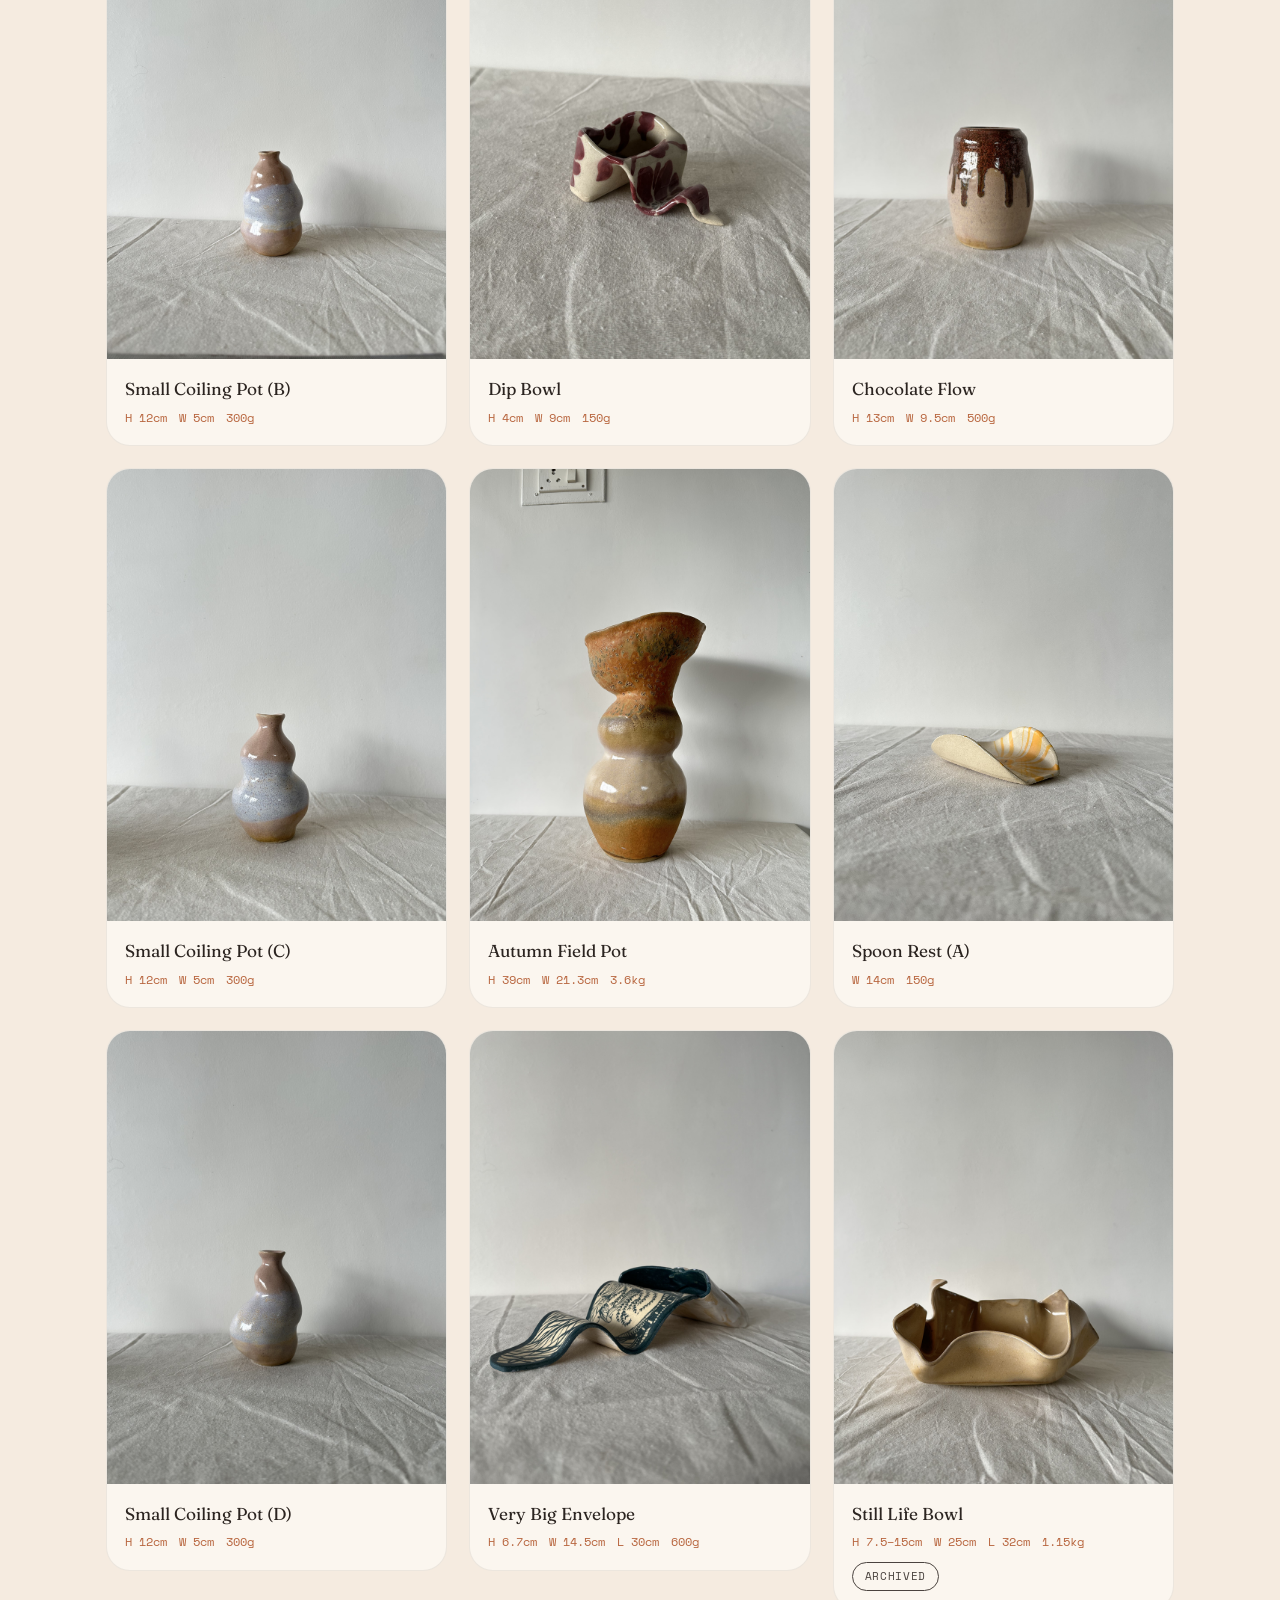
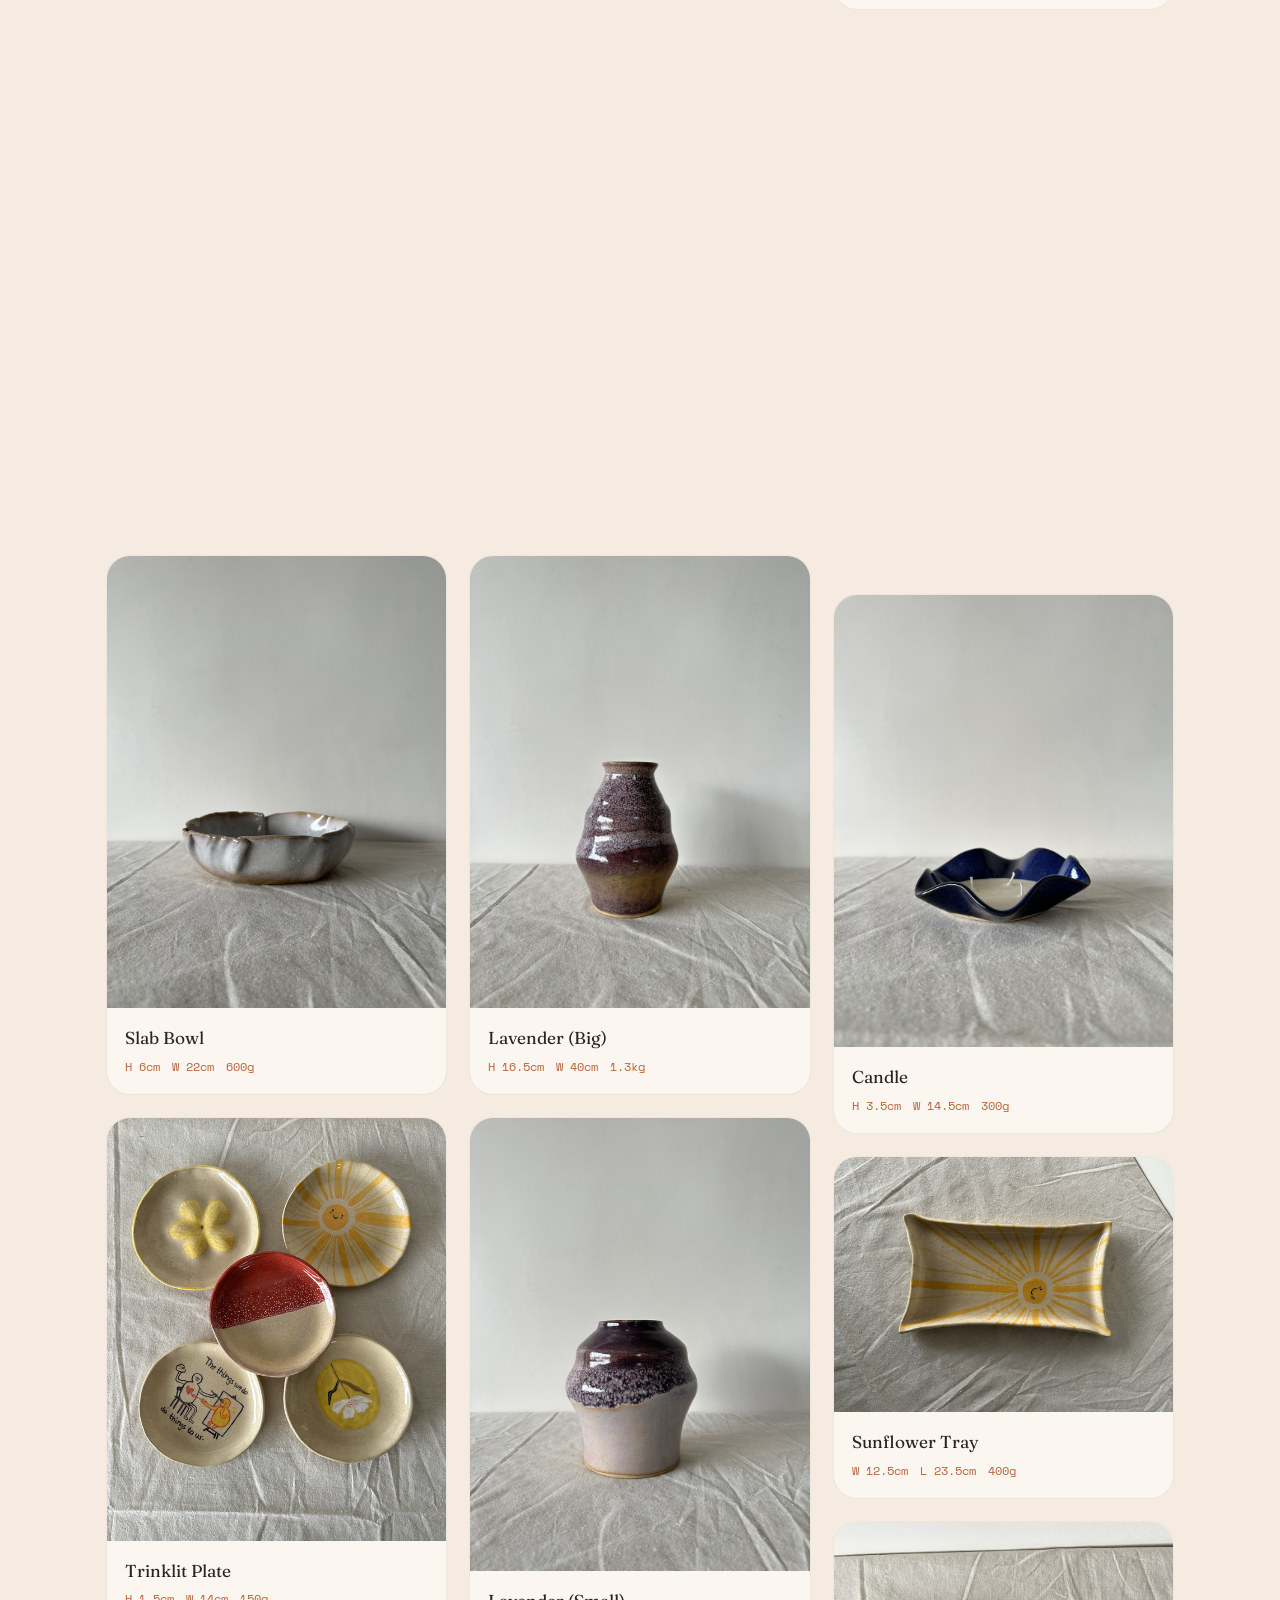
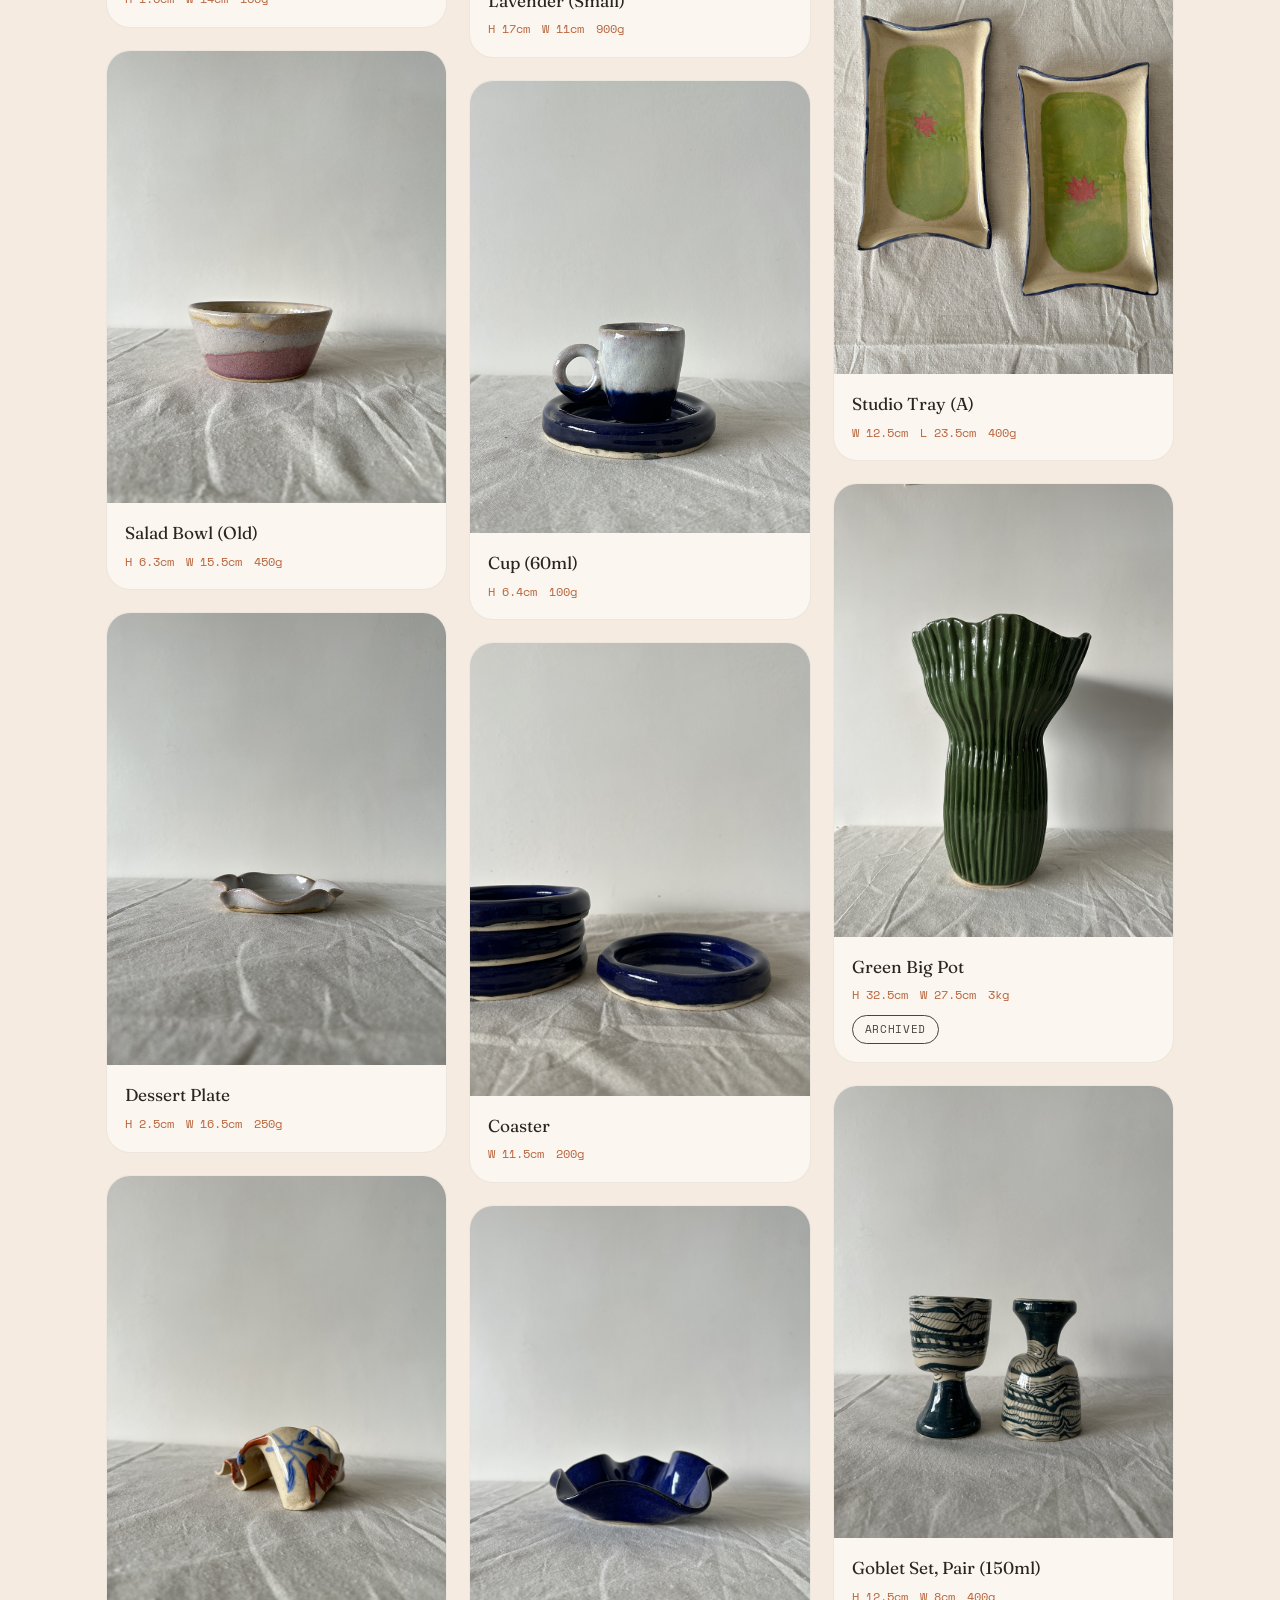
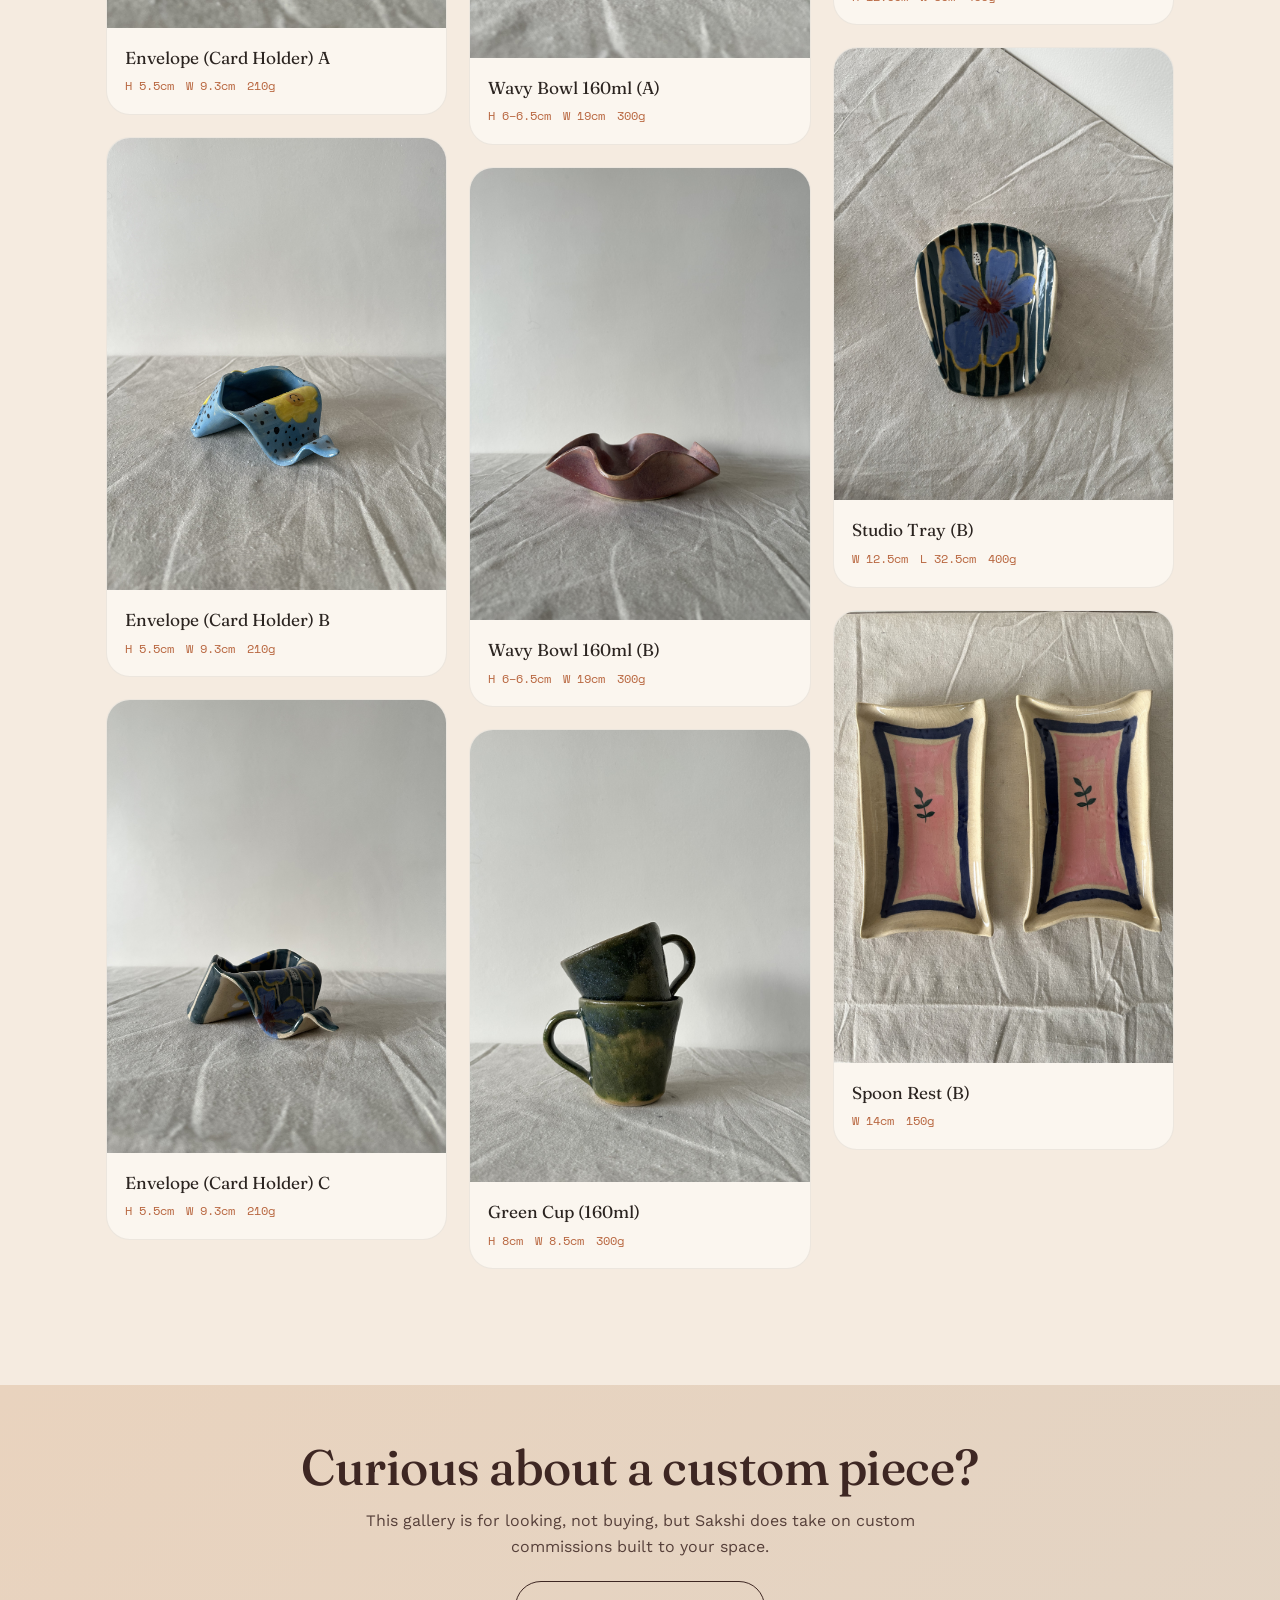
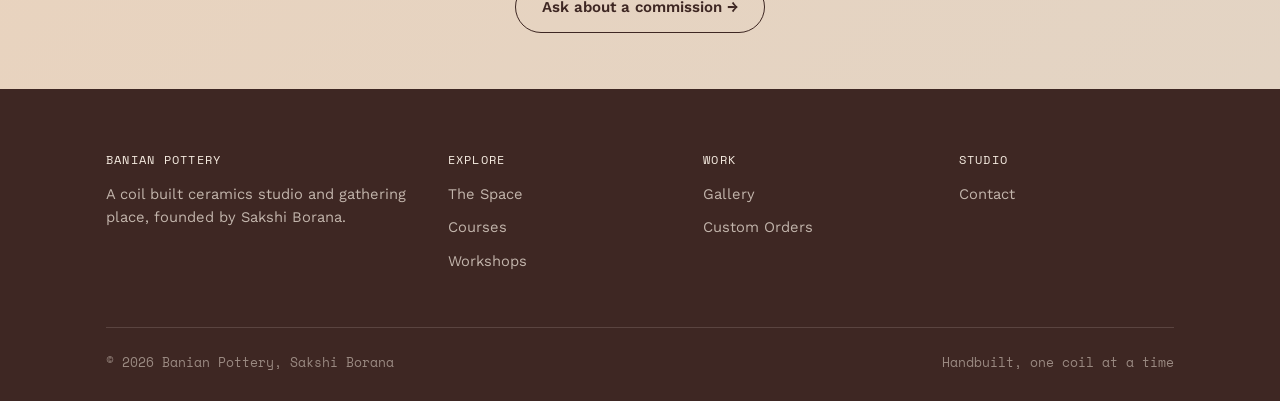
<file: gallery.html>
<!DOCTYPE html>
<html lang="en">
<head>
<meta charset="UTF-8">
<meta name="viewport" content="width=device-width, initial-scale=1.0">
 <title>Gallery | Banian Pottery</title>
<meta name="description" content="The full studio gallery of Sakshi Borana's coil built ceramics: vases, bowls, trays, cups and one off studies. A gallery, not a shop.">
<link rel="stylesheet" href="css/style.css?v=1784197853">
<link rel="stylesheet" href="css/pages.css?v=1784197853">
</head>
<body>
<div class="grain"></div>

<header class="site-header">
  <div class="nav-inner">
    <button class="nav-toggle" aria-label="Toggle menu" aria-expanded="false">
      <span></span><span></span><span></span>
    </button>
    <a href="index.html" class="brand">
      <img class="logo-icon" src="assets/brand/icon.png" alt="Banian Pottery coil logo mark">
      <span>Banian Pottery<small>Sakshi Borana · Studio</small></span>
    </a>
    <a href="contact.html" class="contact-icon" aria-label="Contact us">
      <svg viewBox="0 0 24 24" fill="none" xmlns="http://www.w3.org/2000/svg" aria-hidden="true">
        <path d="M6.6 10.8C8.1 13.7 10.3 15.9 13.2 17.4L15.4 15.2C15.7 14.9 16.1 14.8 16.5 14.9C17.7 15.3 19 15.5 20.3 15.5C20.9 15.5 21.3 15.9 21.3 16.5V20.2C21.3 20.8 20.9 21.2 20.3 21.2C10.7 21.2 2.8 13.3 2.8 3.7C2.8 3.1 3.2 2.7 3.8 2.7H7.5C8.1 2.7 8.5 3.1 8.5 3.7C8.5 5 8.7 6.3 9.1 7.5C9.2 7.9 9.1 8.3 8.8 8.6L6.6 10.8Z" stroke="currentColor" stroke-width="1.6" stroke-linecap="round" stroke-linejoin="round"/>
      </svg>
      <span>Contact us</span>
    </a>
    <div class="nav-overlay"></div>
    <nav class="nav-links">
      <a href="index.html">Home</a>
      <a href="courses.html">Courses</a>
      <a href="workshops.html">Workshops</a>
      <a href="custom-orders.html">Custom Orders</a>
      <a href="gallery.html" class="active">Gallery</a>
      <a href="the-space.html">The Space</a>
      <a href="contact.html">Contact</a>
    </nav>
  </div>
</header>

<main>

  <section class="page-header">
    <div class="wrap">
      <p class="eyebrow">45 pieces · one of each</p>
      <h1>The full<br>studio shelf.</h1>
      <p class="lede" style="max-width:56ch;">A gallery, not a shop. Every coil built piece Sakshi has made, documented the way she keeps her own studio ledger, by hand, by height, by weight.</p>
    </div>
  </section>

  <section style="padding-top:52px;">
    <div class="wrap">
      <div class="gallery-toolbar reveal">
        <button class="filter-chip active" data-filter="all">All (45)</button>
        <button class="filter-chip" data-filter="vases">Vases & Pots</button>
        <button class="filter-chip" data-filter="bowls">Bowls</button>
        <button class="filter-chip" data-filter="plates">Plates & Trays</button>
        <button class="filter-chip" data-filter="cards">Card Holders</button>
        <button class="filter-chip" data-filter="cups">Cups</button>
        <button class="filter-chip" data-filter="objects">Studio Objects</button>
      </div>

      <div class="masonry">

        <div class="mason-item reveal" data-category="vases">
          <img src="assets/pots/pot-01-blue-pot-underwater.jpg" alt="Blue Pot (Underwater), deep blue gourd shaped coil vase" loading="lazy">
          <div class="mi-info">
            <div class="mi-name">Blue Pot (Underwater)</div>
            <div class="mi-specs"><span>H 30cm</span><span>W 11cm</span><span>1.9kg</span></div>
          </div>
        </div>

        <div class="mason-item reveal" data-category="vases">
          <img src="assets/pots/pot-02-misfit-red-pot.jpg" alt="Misfit, red, asymmetric double necked coil vessel" loading="lazy">
          <div class="mi-info">
            <div class="mi-name">Misfit (Red)</div>
            <div class="mi-specs"><span>H 17cm</span><span>W 9cm</span><span>650g</span></div>
          </div>
        </div>

        <div class="mason-item reveal" data-category="vases">
          <img src="assets/pots/pot-03-misfit-blue-pot.jpg" alt="Misfit, blue, asymmetric double necked coil vessel" loading="lazy">
          <div class="mi-info">
            <div class="mi-name">Misfit (Blue)</div>
            <div class="mi-specs"><span>H 16cm</span><span>W 9cm</span><span>650g</span></div>
          </div>
        </div>

        <div class="mason-item reveal" data-category="vases">
          <img src="assets/pots/pot-04-small-coiling-pot-a.jpg" alt="Small Coiling Pot A, gourd shaped vase, pink and blue glaze" loading="lazy">
          <div class="mi-info">
            <div class="mi-name">Small Coiling Pot (A)</div>
            <div class="mi-specs"><span>H 12cm</span><span>W 4cm</span><span>300g</span></div>
          </div>
        </div>

        <div class="mason-item reveal" data-category="vases">
          <img src="assets/pots/pot-05-small-coiling-pot-b.jpg" alt="Small Coiling Pot B, gourd shaped vase" loading="lazy">
          <div class="mi-info">
            <div class="mi-name">Small Coiling Pot (B)</div>
            <div class="mi-specs"><span>H 12cm</span><span>W 5cm</span><span>300g</span></div>
          </div>
        </div>

        <div class="mason-item reveal" data-category="vases">
          <img src="assets/pots/pot-06-small-coiling-pot-c.jpg" alt="Small Coiling Pot C, gourd shaped vase" loading="lazy">
          <div class="mi-info">
            <div class="mi-name">Small Coiling Pot (C)</div>
            <div class="mi-specs"><span>H 12cm</span><span>W 5cm</span><span>300g</span></div>
          </div>
        </div>

        <div class="mason-item reveal" data-category="vases">
          <img src="assets/pots/pot-07-small-coiling-pot-d.jpg" alt="Small Coiling Pot D, gourd shaped vase" loading="lazy">
          <div class="mi-info">
            <div class="mi-name">Small Coiling Pot (D)</div>
            <div class="mi-specs"><span>H 12cm</span><span>W 5cm</span><span>300g</span></div>
          </div>
        </div>

        <div class="mason-item reveal" data-category="vases">
          <img src="assets/pots/pot-08-small-coiling-pot-e.jpg" alt="Small Coiling Pot E, gourd shaped vase" loading="lazy">
          <div class="mi-info">
            <div class="mi-name">Small Coiling Pot (E)</div>
            <div class="mi-specs"><span>H 12cm</span><span>W 5cm</span><span>300g</span></div>
          </div>
        </div>

        <div class="mason-item reveal" data-category="bowls">
          <img src="assets/pots/pot-09-slab-bowl.jpg" alt="Slab Bowl, wide organic-rimmed bowl" loading="lazy">
          <div class="mi-info">
            <div class="mi-name">Slab Bowl</div>
            <div class="mi-specs"><span>H 6cm</span><span>W 22cm</span><span>600g</span></div>
          </div>
        </div>

        <div class="mason-item reveal" data-category="plates">
          <img src="assets/pots/pot-10-trinklit-plate.jpg" alt="Trinklit Plates, set of five small hand painted dishes" loading="lazy">
          <div class="mi-info">
            <div class="mi-name">Trinklit Plate</div>
            <div class="mi-specs"><span>H 1.5cm</span><span>W 14cm</span><span>150g</span></div>
          </div>
        </div>

        <div class="mason-item reveal" data-category="bowls">
          <img src="assets/pots/pot-11-salad-bowl-old.jpg" alt="Salad Bowl, glazed bowl with rose-pink band" loading="lazy">
          <div class="mi-info">
            <div class="mi-name">Salad Bowl (Old)</div>
            <div class="mi-specs"><span>H 6.3cm</span><span>W 15.5cm</span><span>450g</span></div>
          </div>
        </div>

        <div class="mason-item reveal" data-category="plates">
          <img src="assets/pots/pot-12-dessert-plate.jpg" alt="Dessert Plate, shallow wavy rimmed dish" loading="lazy">
          <div class="mi-info">
            <div class="mi-name">Dessert Plate</div>
            <div class="mi-specs"><span>H 2.5cm</span><span>W 16.5cm</span><span>250g</span></div>
          </div>
        </div>

        <div class="mason-item reveal" data-category="cards">
          <img src="assets/pots/pot-13-envelope-card-holder-a.jpg" alt="Envelope Card Holder A, folded clay form with painted florals" loading="lazy">
          <div class="mi-info">
            <div class="mi-name">Envelope (Card Holder) A</div>
            <div class="mi-specs"><span>H 5.5cm</span><span>W 9.3cm</span><span>210g</span></div>
          </div>
        </div>

        <div class="mason-item reveal" data-category="cards">
          <img src="assets/pots/pot-14-envelope-card-holder-b.jpg" alt="Envelope Card Holder B, folded clay form, blue glaze with painted flower" loading="lazy">
          <div class="mi-info">
            <div class="mi-name">Envelope (Card Holder) B</div>
            <div class="mi-specs"><span>H 5.5cm</span><span>W 9.3cm</span><span>210g</span></div>
          </div>
        </div>

        <div class="mason-item reveal" data-category="cards">
          <img src="assets/pots/pot-15-envelope-card-holder-c.jpg" alt="Envelope Card Holder C, folded clay form, painted geometric pattern" loading="lazy">
          <div class="mi-info">
            <div class="mi-name">Envelope (Card Holder) C</div>
            <div class="mi-specs"><span>H 5.5cm</span><span>W 9.3cm</span><span>210g</span></div>
          </div>
        </div>

        <div class="mason-item reveal" data-category="cards">
          <img src="assets/pots/pot-16-envelope-card-holder-d.jpg" alt="Envelope Card Holder D, folded clay form, ochre stripes" loading="lazy">
          <div class="mi-info">
            <div class="mi-name">Envelope (Card Holder) D</div>
            <div class="mi-specs"><span>H 5.5cm</span><span>W 9.3cm</span><span>210g</span></div>
          </div>
        </div>

        <div class="mason-item reveal" data-category="cards">
          <img src="assets/pots/pot-17-envelope-polaroid-a.jpg" alt="Envelope (Polaroid) A, small folded clay dish, navy glaze" loading="lazy">
          <div class="mi-info">
            <div class="mi-name">Envelope (Polaroid) A</div>
            <div class="mi-specs"><span>H 4.4cm</span><span>W 7cm</span><span>110g</span></div>
          </div>
        </div>

        <div class="mason-item reveal" data-category="cards">
          <img src="assets/pots/pot-18-envelope-polaroid-b.jpg" alt="Envelope (Polaroid) B, small folded clay dish, red and cream glaze" loading="lazy">
          <div class="mi-info">
            <div class="mi-name">Envelope (Polaroid) B</div>
            <div class="mi-specs"><span>H 4.4cm</span><span>W 7cm</span><span>110g</span></div>
          </div>
        </div>

        <div class="mason-item reveal" data-category="cards">
          <img src="assets/pots/pot-19-envelope-polaroid-c.jpg" alt="Envelope (Polaroid) C, small folded clay dish, maroon painted pattern" loading="lazy">
          <div class="mi-info">
            <div class="mi-name">Envelope (Polaroid) C</div>
            <div class="mi-specs"><span>H 4.4cm</span><span>W 7cm</span><span>110g</span></div>
          </div>
        </div>

        <div class="mason-item reveal" data-category="bowls">
          <img src="assets/pots/pot-20-dip-bowl.jpg" alt="Dip Bowl, small angular bowl with navy base" loading="lazy">
          <div class="mi-info">
            <div class="mi-name">Dip Bowl</div>
            <div class="mi-specs"><span>H 4cm</span><span>W 9cm</span><span>150g</span></div>
          </div>
        </div>

        <div class="mason-item reveal" data-category="vases">
          <img src="assets/pots/pot-21-autumn-field-pot.jpg" alt="Autumn Field Pot, tall triple-gourd coil vase in warm earth tones" loading="lazy">
          <div class="mi-info">
            <div class="mi-name">Autumn Field Pot</div>
            <div class="mi-specs"><span>H 39cm</span><span>W 21.3cm</span><span>3.6kg</span></div>
          </div>
        </div>

        <div class="mason-item reveal" data-category="cards">
          <img src="assets/pots/pot-22-very-big-envelope.jpg" alt="Very Big Envelope, large folded clay form, marbled blue and cream" loading="lazy">
          <div class="mi-info">
            <div class="mi-name">Very Big Envelope</div>
            <div class="mi-specs"><span>H 6.7cm</span><span>W 14.5cm</span><span>L 30cm</span><span>600g</span></div>
          </div>
        </div>

        <div class="mason-item reveal" data-category="vases">
          <img src="assets/pots/pot-23-dewed-daffodil.jpg" alt="Dewed Daffodil, tall olive glazed vase with rust rim" loading="lazy">
          <div class="mi-info">
            <div class="mi-name">Dewed Daffodil</div>
            <div class="mi-specs"><span>H 42cm</span><span>W 20cm</span><span>4kg</span></div>
          </div>
        </div>

        <div class="mason-item reveal" data-category="vases">
          <img src="assets/pots/pot-24-lavender-big.jpg" alt="Lavender, big, tall purple speckled coil vase" loading="lazy">
          <div class="mi-info">
            <div class="mi-name">Lavender (Big)</div>
            <div class="mi-specs"><span>H 16.5cm</span><span>W 40cm</span><span>1.3kg</span></div>
          </div>
        </div>

        <div class="mason-item reveal" data-category="vases">
          <img src="assets/pots/pot-25-lavender-small.jpg" alt="Lavender, small, purple speckled coil vase" loading="lazy">
          <div class="mi-info">
            <div class="mi-name">Lavender (Small)</div>
            <div class="mi-specs"><span>H 17cm</span><span>W 11cm</span><span>900g</span></div>
          </div>
        </div>

        <div class="mason-item reveal" data-category="cups">
          <img src="assets/pots/pot-26-cup-60ml.jpg" alt="Cup, 60ml, with matching saucer, cream and navy glaze" loading="lazy">
          <div class="mi-info">
            <div class="mi-name">Cup (60ml)</div>
            <div class="mi-specs"><span>H 6.4cm</span><span>100g</span></div>
          </div>
        </div>

        <div class="mason-item reveal" data-category="objects">
          <img src="assets/pots/pot-27-coaster.jpg" alt="Coasters, set of navy glazed clay coasters" loading="lazy">
          <div class="mi-info">
            <div class="mi-name">Coaster</div>
            <div class="mi-specs"><span>W 11.5cm</span><span>200g</span></div>
          </div>
        </div>

        <div class="mason-item reveal" data-category="bowls">
          <img src="assets/pots/pot-28-wavy-bowl-160ml-a.jpg" alt="Wavy Bowl 160ml A, organic wave rimmed bowl, cobalt blue" loading="lazy">
          <div class="mi-info">
            <div class="mi-name">Wavy Bowl 160ml (A)</div>
            <div class="mi-specs"><span>H 6–6.5cm</span><span>W 19cm</span><span>300g</span></div>
          </div>
        </div>

        <div class="mason-item reveal" data-category="bowls">
          <img src="assets/pots/pot-29-wavy-bowl-160ml-b.jpg" alt="Wavy Bowl 160ml B, organic wave rimmed bowl, dusty rose" loading="lazy">
          <div class="mi-info">
            <div class="mi-name">Wavy Bowl 160ml (B)</div>
            <div class="mi-specs"><span>H 6–6.5cm</span><span>W 19cm</span><span>300g</span></div>
          </div>
        </div>

        <div class="mason-item reveal" data-category="cups">
          <img src="assets/pots/pot-30-green-cup-160ml.jpg" alt="Green Cup 160ml, two stacked green speckled mugs" loading="lazy">
          <div class="mi-info">
            <div class="mi-name">Green Cup (160ml)</div>
            <div class="mi-specs"><span>H 8cm</span><span>W 8.5cm</span><span>300g</span></div>
          </div>
        </div>

        <div class="mason-item reveal" data-category="objects">
          <img src="assets/pots/pot-31-box-a.jpg" alt="Box A, square lidded ceramic box with coil handles, pink accent" loading="lazy">
          <div class="mi-info">
            <div class="mi-name">Box A</div>
            <div class="mi-specs"><span>H 10.5cm</span><span>W 10.5cm</span><span>800g</span></div>
          </div>
        </div>

        <div class="mason-item reveal" data-category="objects">
          <img src="assets/pots/pot-32-still-life-defect.jpg" alt="Still Life (Studio Experiment), draped cloth-like ceramic form" loading="lazy">
          <div class="mi-info">
            <div class="mi-name">Still Life</div>
            <div class="mi-specs"><span>H 8cm</span><span>W 35cm</span><span>790g</span></div>
          </div>
        </div>

        <div class="mason-item reveal" data-category="objects">
          <img src="assets/pots/pot-33-good-vibe.jpg" alt="Good Vibes, square ceramic tile with painted leaf motif and handle" loading="lazy">
          <div class="mi-info">
            <div class="mi-name">Good Vibe</div>
            <div class="mi-specs"><span>H 9.5cm</span><span>W 9.5cm</span><span>500g</span></div>
          </div>
        </div>

        <div class="mason-item reveal" data-category="vases">
          <img src="assets/pots/pot-34-pastel-pot.jpg" alt="Pastel Pot, soft lavender and cream gourd shaped vase" loading="lazy">
          <div class="mi-info">
            <div class="mi-name">Pastel Pot</div>
            <div class="mi-specs"><span>H 15.5cm</span><span>W 12cm</span><span>1kg</span></div>
          </div>
        </div>

        <div class="mason-item reveal" data-category="vases">
          <img src="assets/pots/pot-35-chocolate-flow.jpg" alt="Chocolate Flow, cylindrical vase with dripping brown glaze" loading="lazy">
          <div class="mi-info">
            <div class="mi-name">Chocolate Flow</div>
            <div class="mi-specs"><span>H 13cm</span><span>W 9.5cm</span><span>500g</span></div>
          </div>
        </div>

        <div class="mason-item reveal" data-category="objects">
          <img src="assets/pots/pot-36-spoon-rest-a.jpg" alt="Spoon Rest A, leaf-shaped rest with amber glaze streaks" loading="lazy">
          <div class="mi-info">
            <div class="mi-name">Spoon Rest (A)</div>
            <div class="mi-specs"><span>W 14cm</span><span>150g</span></div>
          </div>
        </div>

        <div class="mason-item reveal" data-category="bowls">
          <img src="assets/pots/pot-37-still-life-bowl-sold-out.jpg" alt="Still Life Bowl, organic wave-form bowl, metallic glaze, archived" loading="lazy">
          <div class="mi-info">
            <div class="mi-name">Still Life Bowl</div>
            <div class="mi-specs"><span>H 7.5–15cm</span><span>W 25cm</span><span>L 32cm</span><span>1.15kg</span></div>
            <span class="tag mi-tag">Archived</span>
          </div>
        </div>

        <div class="mason-item reveal" data-category="bowls">
          <img src="assets/pots/pot-38-still-life-bowl-defect.jpg" alt="Still Life Bowl (Studio Experiment), organic wave-form bowl, gold glaze" loading="lazy">
          <div class="mi-info">
            <div class="mi-name">Still Life Bowl</div>
            <div class="mi-specs"><span>H 8–13cm</span><span>W 20cm</span><span>L 27cm</span><span>1.2kg</span></div>
          </div>
        </div>

        <div class="mason-item reveal" data-category="objects">
          <img src="assets/pots/pot-39-candle.jpg" alt="Candle, wavy rimmed navy ceramic dish holding a candle" loading="lazy">
          <div class="mi-info">
            <div class="mi-name">Candle</div>
            <div class="mi-specs"><span>H 3.5cm</span><span>W 14.5cm</span><span>300g</span></div>
          </div>
        </div>

        <div class="mason-item reveal" data-category="plates">
          <img src="assets/pots/pot-40-sunflower-tray.jpg" alt="Sunflower Tray, rectangular tray with hand painted sunburst" loading="lazy">
          <div class="mi-info">
            <div class="mi-name">Sunflower Tray</div>
            <div class="mi-specs"><span>W 12.5cm</span><span>L 23.5cm</span><span>400g</span></div>
          </div>
        </div>

        <div class="mason-item reveal" data-category="plates">
          <img src="assets/pots/pot-41-defect-tray-a.jpg" alt="Studio Experiment Tray A, pair of rectangular trays, sage and pink" loading="lazy">
          <div class="mi-info">
            <div class="mi-name">Studio Tray (A)</div>
            <div class="mi-specs"><span>W 12.5cm</span><span>L 23.5cm</span><span>400g</span></div>
          </div>
        </div>

        <div class="mason-item reveal" data-category="vases">
          <img src="assets/pots/pot-42-green-big-pot-sold-out.jpg" alt="Green Big Pot, tall ribbed green vase, archived" loading="lazy">
          <div class="mi-info">
            <div class="mi-name">Green Big Pot</div>
            <div class="mi-specs"><span>H 32.5cm</span><span>W 27.5cm</span><span>3kg</span></div>
            <span class="tag mi-tag">Archived</span>
          </div>
        </div>

        <div class="mason-item reveal" data-category="cups">
          <img src="assets/pots/pot-43-goblet-set-defect-pair.jpg" alt="Goblet Set, pair of patterned ceramic goblets, 150ml" loading="lazy">
          <div class="mi-info">
            <div class="mi-name">Goblet Set, Pair (150ml)</div>
            <div class="mi-specs"><span>H 12.5cm</span><span>W 8cm</span><span>400g</span></div>
          </div>
        </div>

        <div class="mason-item reveal" data-category="plates">
          <img src="assets/pots/pot-44-defect-trays-b.jpg" alt="Studio Experiment Trays B, pair of rectangular trays with painted leaves" loading="lazy">
          <div class="mi-info">
            <div class="mi-name">Studio Tray (B)</div>
            <div class="mi-specs"><span>W 12.5cm</span><span>L 32.5cm</span><span>400g</span></div>
          </div>
        </div>

        <div class="mason-item reveal" data-category="objects">
          <img src="assets/pots/pot-45-spoon-rest-b.jpg" alt="Spoon Rest B, striped rest with a painted blue flower" loading="lazy">
          <div class="mi-info">
            <div class="mi-name">Spoon Rest (B)</div>
            <div class="mi-specs"><span>W 14cm</span><span>150g</span></div>
          </div>
        </div>

      </div>
    </div>
  </section>

  <section class="section-warm" style="padding:56px 0;">
    <div class="wrap" style="text-align:center;">
      <h2 style="color:var(--earth); margin-bottom:14px;">Curious about a custom piece?</h2>
      <p style="color:var(--earth); opacity:0.85; margin:0 auto 22px;">This gallery is for looking, not buying, but Sakshi does take on custom commissions built to your space.</p>
      <a href="contact.html" class="btn" style="border-color:var(--earth); color:var(--earth);">Ask about a commission →</a>
    </div>
  </section>

</main>

<footer class="site-footer">
  <div class="wrap">
    <div class="footer-grid">
      <div><h4>Banian Pottery</h4><p>A coil built ceramics studio and gathering place, founded by Sakshi Borana.</p></div>
      <div><h4>Explore</h4><a href="the-space.html">The Space</a><a href="courses.html">Courses</a><a href="workshops.html">Workshops</a></div>
      <div><h4>Work</h4><a href="gallery.html">Gallery</a><a href="custom-orders.html">Custom Orders</a></div>
      <div><h4>Studio</h4><a href="contact.html">Contact</a></div>
    </div>
    <div class="footer-bottom">
      <span>© 2026 Banian Pottery, Sakshi Borana</span>
      <span>Handbuilt, one coil at a time</span>
    </div>
  </div>
</footer>

<script src="js/main.js?v=1784197853"></script>
</body>
</html>
</file>
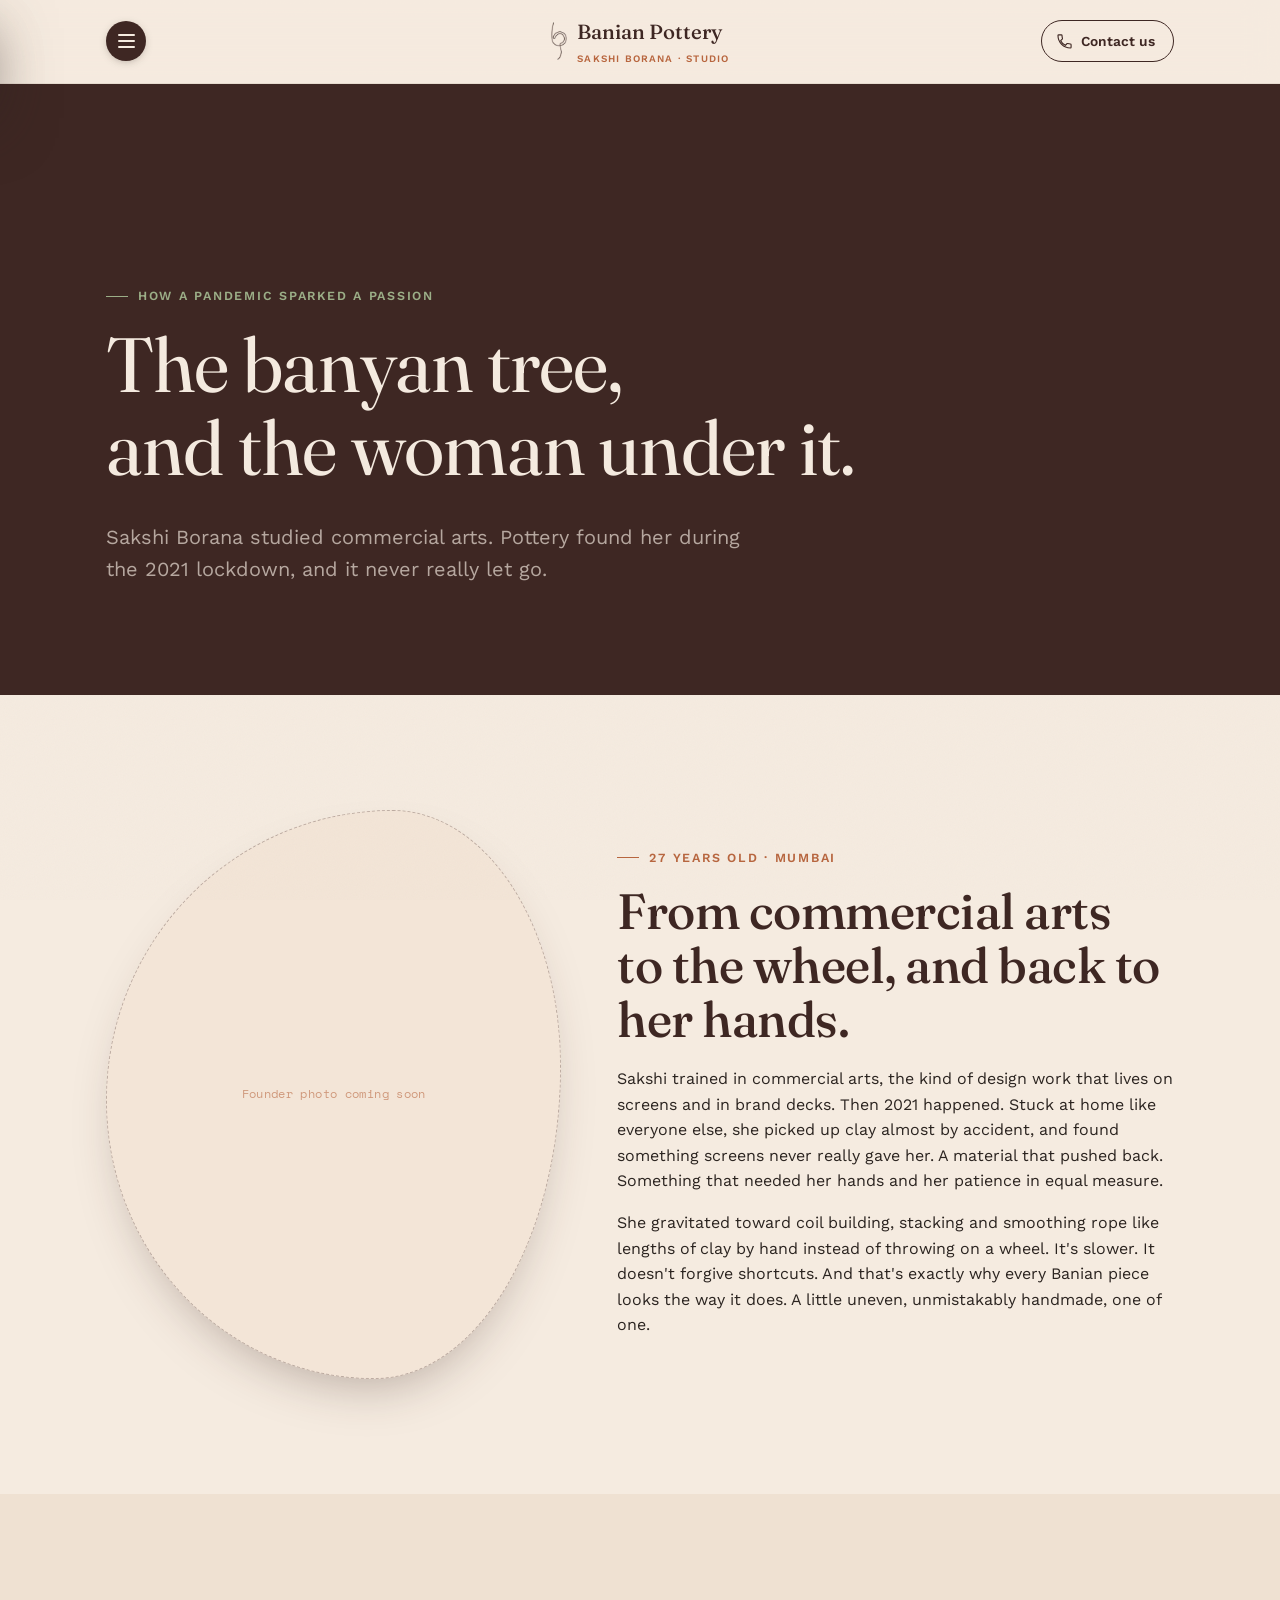
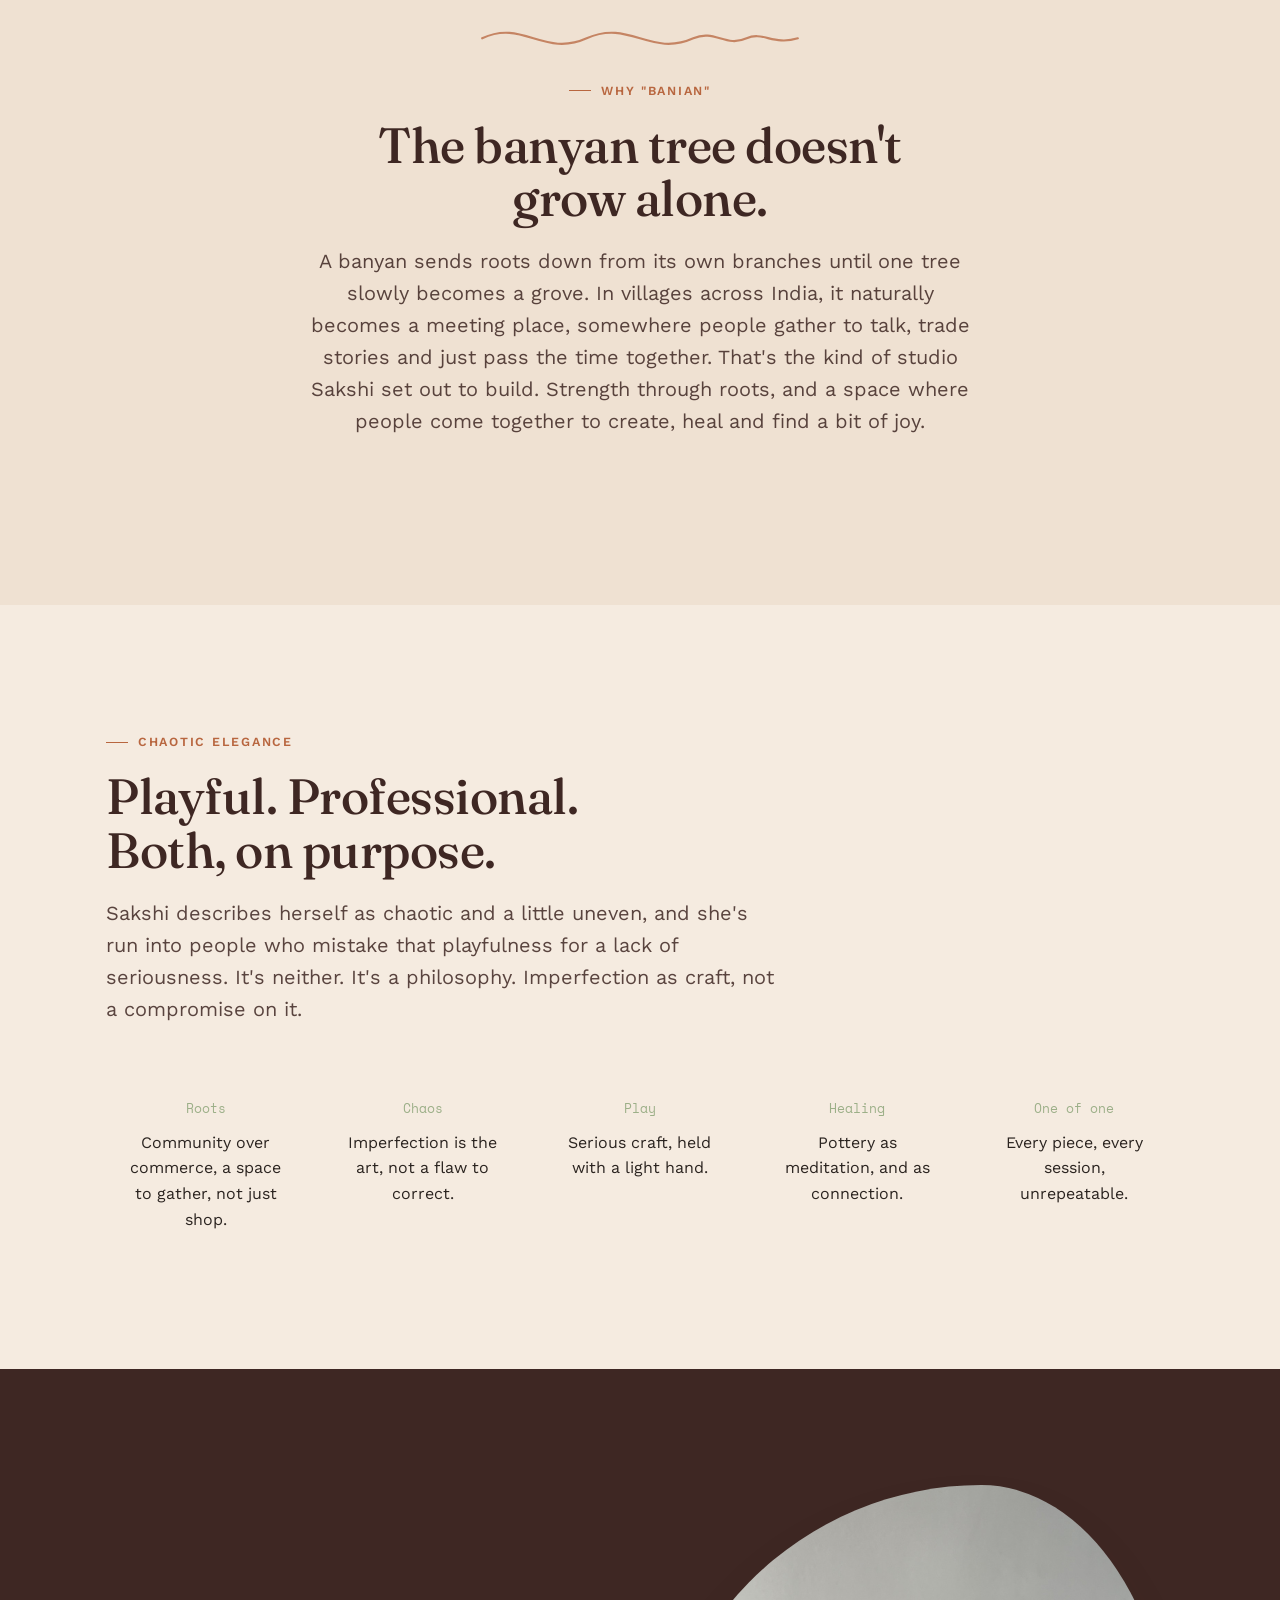
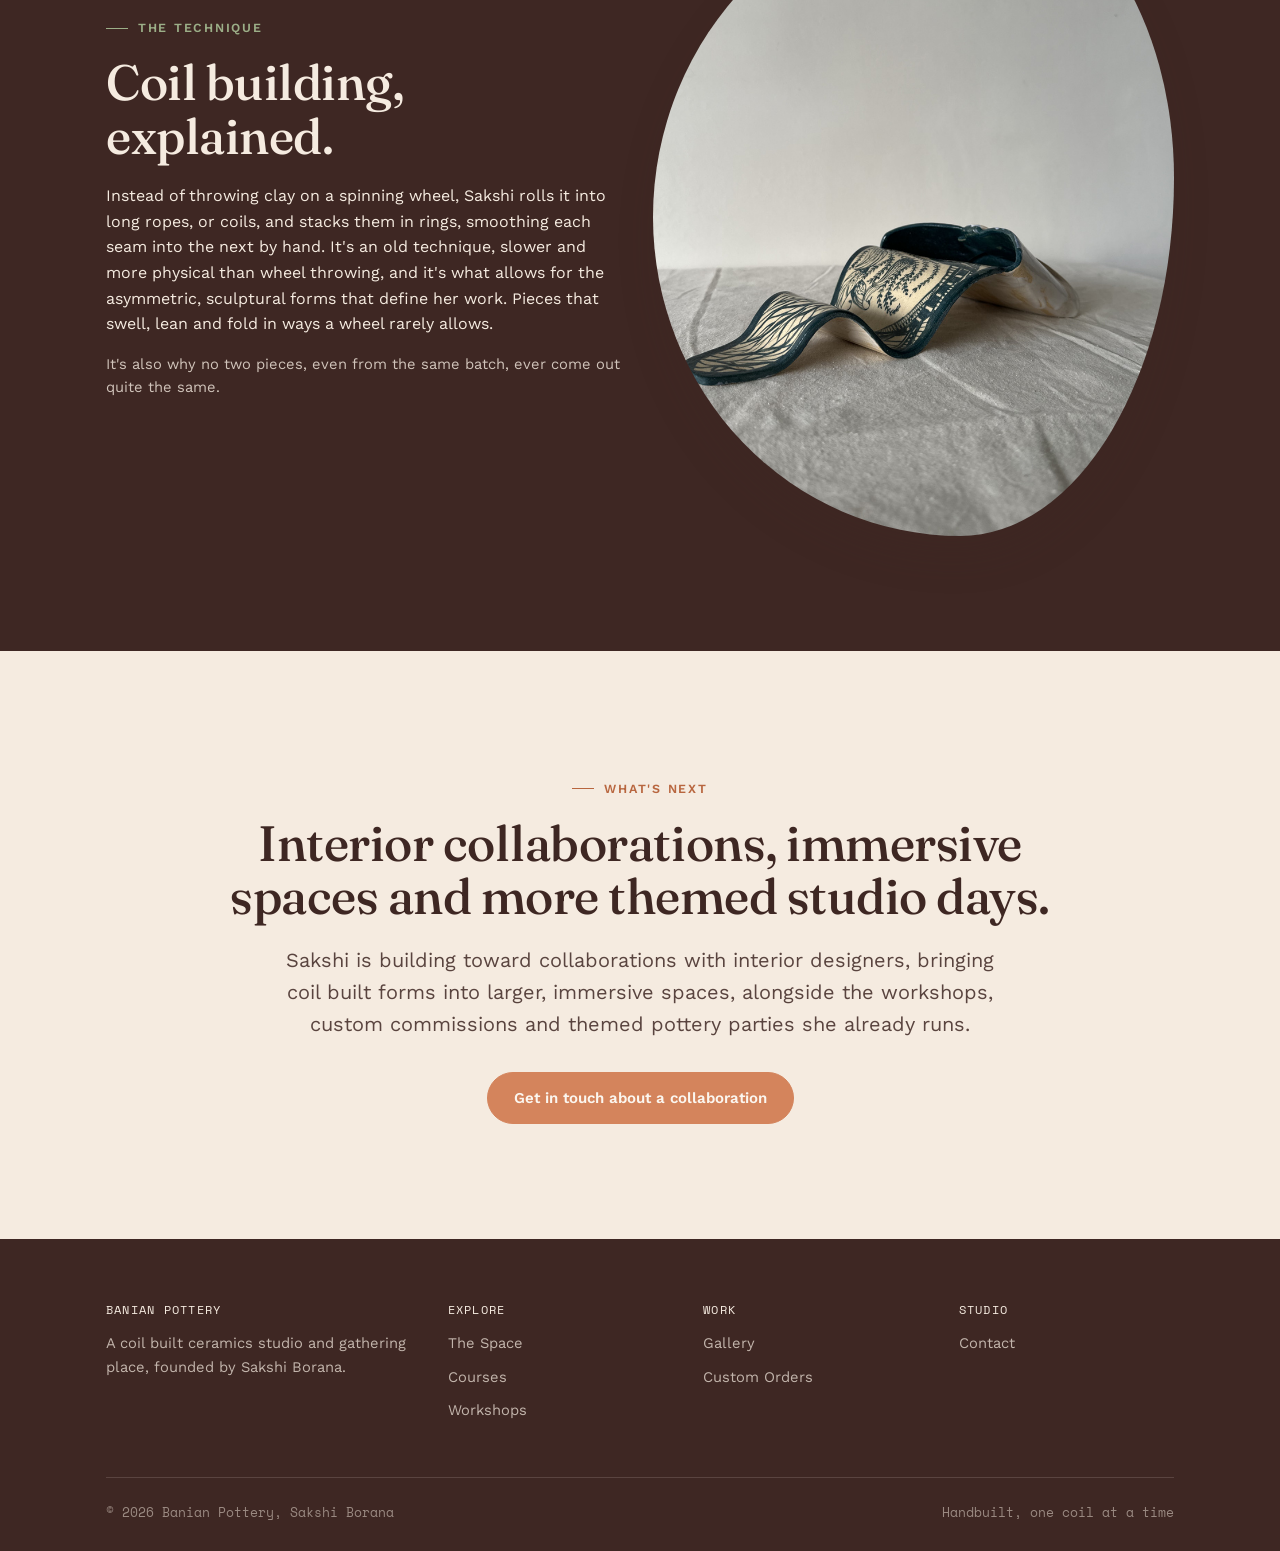
<file: the-space.html>
<!DOCTYPE html>
<html lang="en">
<head>
<meta charset="UTF-8">
<meta name="viewport" content="width=device-width, initial-scale=1.0">
<title>The Space | Banian Pottery</title>
<meta name="description" content="How a 2021 lockdown turned Sakshi Borana, a commercial arts graduate, into a coil building potter, and the banyan tree story behind Banian Pottery.">
<link rel="stylesheet" href="css/style.css?v=1784197853">
<link rel="stylesheet" href="css/pages.css?v=1784197853">
</head>
<body>
<div class="grain"></div>

<header class="site-header">
  <div class="nav-inner">
    <button class="nav-toggle" aria-label="Toggle menu" aria-expanded="false">
      <span></span><span></span><span></span>
    </button>
    <a href="index.html" class="brand">
      <img class="logo-icon" src="assets/brand/icon.png" alt="Banian Pottery coil logo mark">
      <span>Banian Pottery<small>Sakshi Borana · Studio</small></span>
    </a>
    <a href="contact.html" class="contact-icon" aria-label="Contact us">
      <svg viewBox="0 0 24 24" fill="none" xmlns="http://www.w3.org/2000/svg" aria-hidden="true">
        <path d="M6.6 10.8C8.1 13.7 10.3 15.9 13.2 17.4L15.4 15.2C15.7 14.9 16.1 14.8 16.5 14.9C17.7 15.3 19 15.5 20.3 15.5C20.9 15.5 21.3 15.9 21.3 16.5V20.2C21.3 20.8 20.9 21.2 20.3 21.2C10.7 21.2 2.8 13.3 2.8 3.7C2.8 3.1 3.2 2.7 3.8 2.7H7.5C8.1 2.7 8.5 3.1 8.5 3.7C8.5 5 8.7 6.3 9.1 7.5C9.2 7.9 9.1 8.3 8.8 8.6L6.6 10.8Z" stroke="currentColor" stroke-width="1.6" stroke-linecap="round" stroke-linejoin="round"/>
      </svg>
      <span>Contact us</span>
    </a>
    <div class="nav-overlay"></div>
    <nav class="nav-links">
      <a href="index.html">Home</a>
      <a href="courses.html">Courses</a>
      <a href="workshops.html">Workshops</a>
      <a href="custom-orders.html">Custom Orders</a>
      <a href="gallery.html">Gallery</a>
      <a href="the-space.html" class="active">The Space</a>
      <a href="contact.html">Contact</a>
    </nav>
  </div>
</header>

<main>

  <section class="page-header">
    <div class="wrap">
      <p class="eyebrow">How a pandemic sparked a passion</p>
      <h1>The banyan tree,<br>and the woman under it.</h1>
      <p class="lede" style="max-width:56ch;">Sakshi Borana studied commercial arts. Pottery found her during the 2021 lockdown, and it never really let go.</p>
    </div>
  </section>

  <section>
    <div class="wrap about-hero">
      <div class="reveal">
        <div class="about-portrait" style="display:flex; align-items:center; justify-content:center; border:1.5px dashed rgba(62,39,35,0.3); background:rgba(212,132,92,0.06);">
          <span class="mono-label" style="opacity:0.6;">Founder photo coming soon</span>
        </div>
      </div>
      <div class="reveal">
        <p class="eyebrow">27 years old · Mumbai</p>
        <h2>From commercial arts<br>to the wheel, and back to her hands.</h2>
        <p>Sakshi trained in commercial arts, the kind of design work that lives on screens and in brand decks. Then 2021 happened. Stuck at home like everyone else, she picked up clay almost by accident, and found something screens never really gave her. A material that pushed back. Something that needed her hands and her patience in equal measure.</p>
        <p>She gravitated toward coil building, stacking and smoothing rope like lengths of clay by hand instead of throwing on a wheel. It's slower. It doesn't forgive shortcuts. And that's exactly why every Banian piece looks the way it does. A little uneven, unmistakably handmade, one of one.</p>
      </div>
    </div>
  </section>

  <section class="section-cream-soft">
    <div class="wrap">
      <div class="coil-divider" aria-hidden="true">
        <svg viewBox="0 0 300 40" fill="none" xmlns="http://www.w3.org/2000/svg"><path d="M2 20C40 2 60 38 100 20C140 2 160 38 200 20C220 11 230 29 250 20C265 13 275 27 298 20" stroke="#B8663F" stroke-width="2" stroke-linecap="round"/></svg>
      </div>
      <div class="section-head center reveal">
        <p class="eyebrow" style="justify-content:center;">Why "Banian"</p>
        <h2>The banyan tree doesn't<br>grow alone.</h2>
        <p class="lede" style="margin:0 auto;">A banyan sends roots down from its own branches until one tree slowly becomes a grove. In villages across India, it naturally becomes a meeting place, somewhere people gather to talk, trade stories and just pass the time together. That's the kind of studio Sakshi set out to build. Strength through roots, and a space where people come together to create, heal and find a bit of joy.</p>
      </div>
    </div>
  </section>

  <section>
    <div class="wrap">
      <div class="section-head reveal">
        <p class="eyebrow">Chaotic elegance</p>
        <h2>Playful. Professional.<br>Both, on purpose.</h2>
        <p class="lede">Sakshi describes herself as chaotic and a little uneven, and she's run into people who mistake that playfulness for a lack of seriousness. It's neither. It's a philosophy. Imperfection as craft, not a compromise on it.</p>
      </div>
      <div class="value-list">
        <div class="value-item reveal"><span class="v-num">Roots</span><p style="margin:0 auto;">Community over commerce, a space to gather, not just shop.</p></div>
        <div class="value-item reveal"><span class="v-num">Chaos</span><p style="margin:0 auto;">Imperfection is the art, not a flaw to correct.</p></div>
        <div class="value-item reveal"><span class="v-num">Play</span><p style="margin:0 auto;">Serious craft, held with a light hand.</p></div>
        <div class="value-item reveal"><span class="v-num">Healing</span><p style="margin:0 auto;">Pottery as meditation, and as connection.</p></div>
        <div class="value-item reveal"><span class="v-num">One of one</span><p style="margin:0 auto;">Every piece, every session, unrepeatable.</p></div>
      </div>
    </div>
  </section>

  <section class="section-dark on-dark">
    <div class="wrap two-col" style="align-items:center;">
      <div class="reveal">
        <p class="eyebrow">The technique</p>
        <h2>Coil building, explained.</h2>
        <p>Instead of throwing clay on a spinning wheel, Sakshi rolls it into long ropes, or coils, and stacks them in rings, smoothing each seam into the next by hand. It's an old technique, slower and more physical than wheel throwing, and it's what allows for the asymmetric, sculptural forms that define her work. Pieces that swell, lean and fold in ways a wheel rarely allows.</p>
        <p style="opacity:0.8; font-size:0.92rem;">It's also why no two pieces, even from the same batch, ever come out quite the same.</p>
      </div>
      <div class="reveal">
        <div class="about-portrait" style="aspect-ratio:4/5;">
          <img src="assets/pots/pot-22-very-big-envelope.jpg" alt="Hand built organic envelope form ceramic piece showing coil construction">
        </div>
      </div>
    </div>
  </section>

  <section>
    <div class="wrap" style="text-align:center;">
      <p class="eyebrow" style="justify-content:center;">What's next</p>
      <h2 style="max-width:26ch; margin-left:auto; margin-right:auto;">Interior collaborations, immersive spaces and more themed studio days.</h2>
      <p class="lede" style="margin:16px auto 32px;">Sakshi is building toward collaborations with interior designers, bringing coil built forms into larger, immersive spaces, alongside the workshops, custom commissions and themed pottery parties she already runs.</p>
      <a href="contact.html" class="btn primary">Get in touch about a collaboration</a>
    </div>
  </section>

</main>

<footer class="site-footer">
  <div class="wrap">
    <div class="footer-grid">
      <div><h4>Banian Pottery</h4><p>A coil built ceramics studio and gathering place, founded by Sakshi Borana.</p></div>
      <div><h4>Explore</h4><a href="the-space.html">The Space</a><a href="courses.html">Courses</a><a href="workshops.html">Workshops</a></div>
      <div><h4>Work</h4><a href="gallery.html">Gallery</a><a href="custom-orders.html">Custom Orders</a></div>
      <div><h4>Studio</h4><a href="contact.html">Contact</a></div>
    </div>
    <div class="footer-bottom">
      <span>© 2026 Banian Pottery, Sakshi Borana</span>
      <span>Handbuilt, one coil at a time</span>
    </div>
  </div>
</footer>

<script src="js/main.js?v=1784197853"></script>
</body>
</html>
</file>
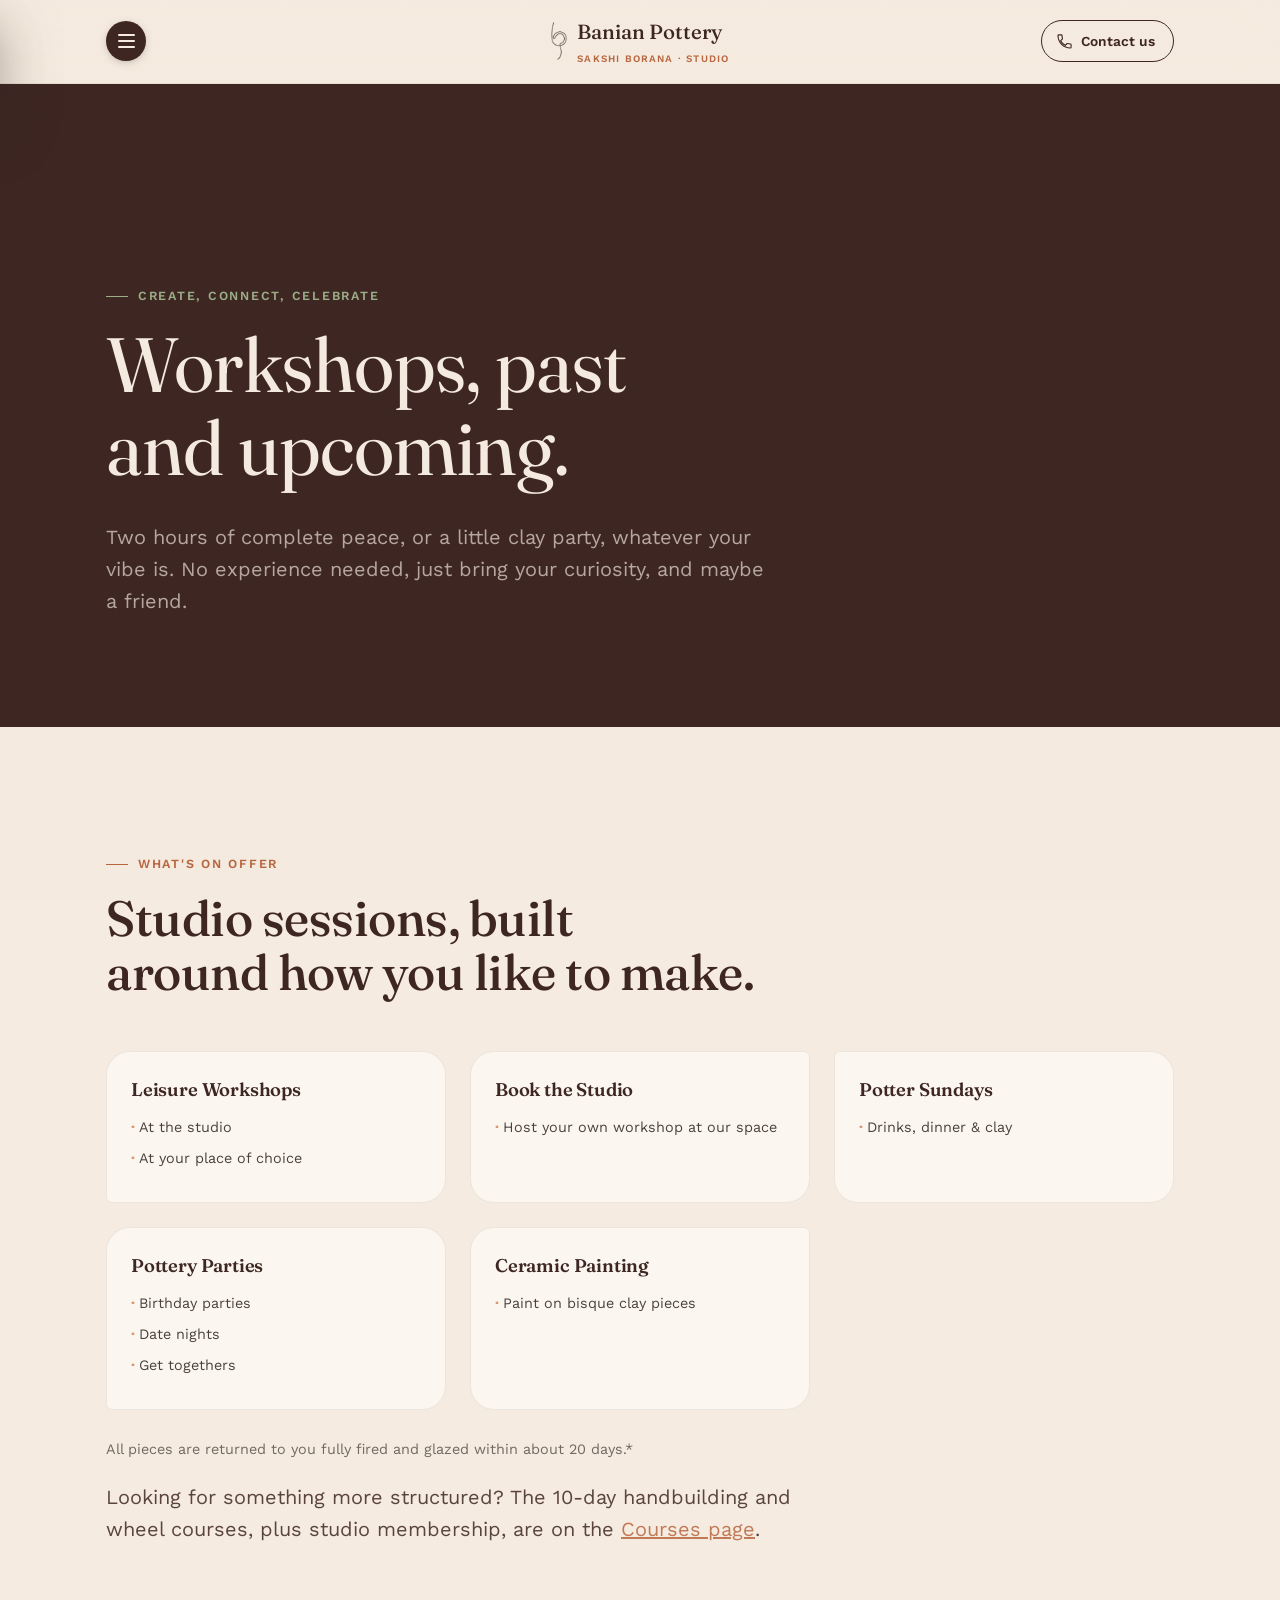
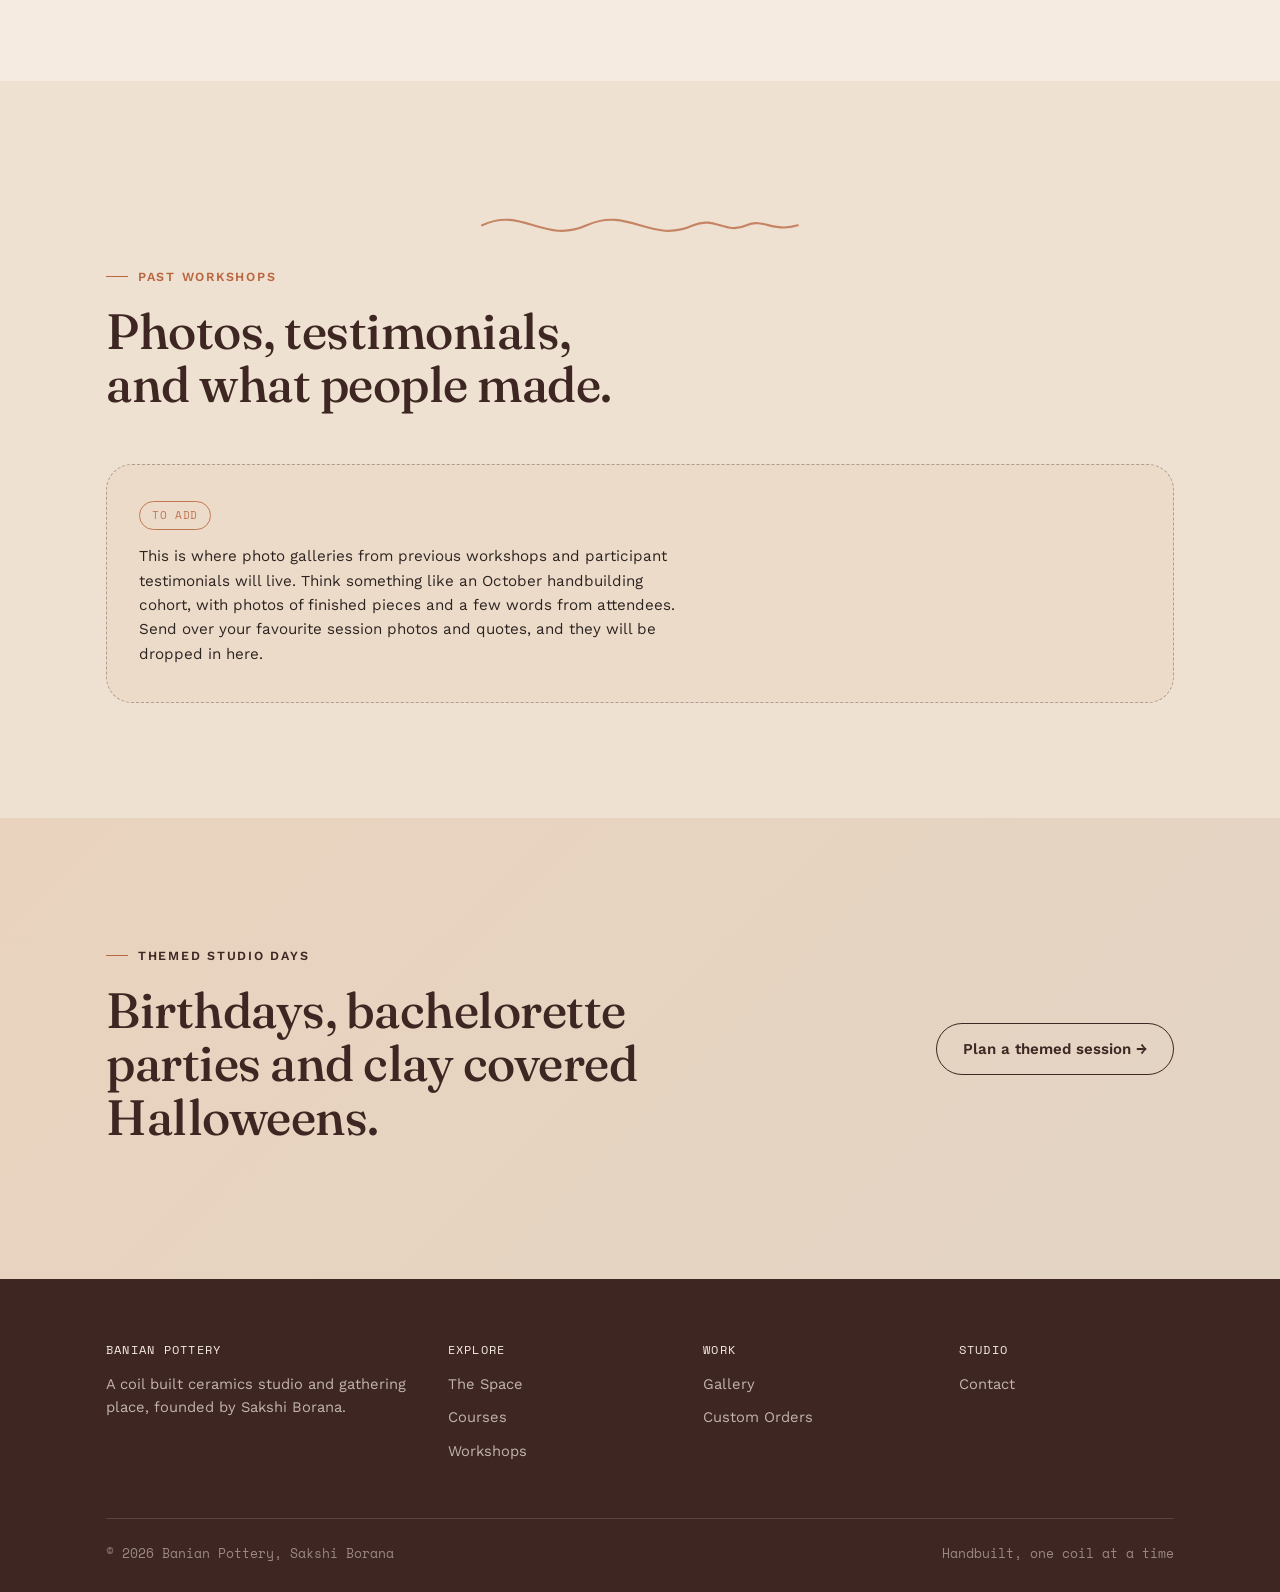
<file: workshops.html>
<!DOCTYPE html>
<html lang="en">
<head>
<meta charset="UTF-8">
<meta name="viewport" content="width=device-width, initial-scale=1.0">
<title>Workshops & Studio Sessions | Banian Pottery</title>
<meta name="description" content="Leisure workshops, long pottery courses, studio membership, pottery parties and ceramic painting sessions at Banian Pottery with Sakshi Borana.">
<link rel="stylesheet" href="css/style.css?v=1784197853">
<link rel="stylesheet" href="css/pages.css?v=1784197853">
</head>
<body>
<div class="grain"></div>

<header class="site-header">
  <div class="nav-inner">
    <button class="nav-toggle" aria-label="Toggle menu" aria-expanded="false">
      <span></span><span></span><span></span>
    </button>
    <a href="index.html" class="brand">
      <img class="logo-icon" src="assets/brand/icon.png" alt="Banian Pottery coil logo mark">
      <span>Banian Pottery<small>Sakshi Borana · Studio</small></span>
    </a>
    <a href="contact.html" class="contact-icon" aria-label="Contact us">
      <svg viewBox="0 0 24 24" fill="none" xmlns="http://www.w3.org/2000/svg" aria-hidden="true">
        <path d="M6.6 10.8C8.1 13.7 10.3 15.9 13.2 17.4L15.4 15.2C15.7 14.9 16.1 14.8 16.5 14.9C17.7 15.3 19 15.5 20.3 15.5C20.9 15.5 21.3 15.9 21.3 16.5V20.2C21.3 20.8 20.9 21.2 20.3 21.2C10.7 21.2 2.8 13.3 2.8 3.7C2.8 3.1 3.2 2.7 3.8 2.7H7.5C8.1 2.7 8.5 3.1 8.5 3.7C8.5 5 8.7 6.3 9.1 7.5C9.2 7.9 9.1 8.3 8.8 8.6L6.6 10.8Z" stroke="currentColor" stroke-width="1.6" stroke-linecap="round" stroke-linejoin="round"/>
      </svg>
      <span>Contact us</span>
    </a>
    <div class="nav-overlay"></div>
    <nav class="nav-links">
      <a href="index.html">Home</a>
      <a href="courses.html">Courses</a>
      <a href="workshops.html" class="active">Workshops</a>
      <a href="custom-orders.html">Custom Orders</a>
      <a href="gallery.html">Gallery</a>
      <a href="the-space.html">The Space</a>
      <a href="contact.html">Contact</a>
    </nav>
  </div>
</header>

<main>

  <section class="page-header">
    <div class="wrap">
      <p class="eyebrow">Create, connect, celebrate</p>
      <h1>Workshops, past<br>and upcoming.</h1>
      <p class="lede" style="max-width:56ch;">Two hours of complete peace, or a little clay party, whatever your vibe is. No experience needed, just bring your curiosity, and maybe a friend.</p>
    </div>
  </section>

  <!-- ============ OFFERINGS ============ -->
  <section>
    <div class="wrap">
      <div class="section-head reveal">
        <p class="eyebrow">What's on offer</p>
        <h2>Studio sessions, built<br>around how you like to make.</h2>
      </div>
      <div class="offer-grid">
        <div class="offer-card reveal">
          <h3>Leisure Workshops</h3>
          <ul>
            <li>At the studio</li>
            <li>At your place of choice</li>
          </ul>
        </div>
        <div class="offer-card reveal">
          <h3>Book the Studio</h3>
          <ul>
            <li>Host your own workshop at our space</li>
          </ul>
        </div>
        <div class="offer-card reveal">
          <h3>Potter Sundays</h3>
          <ul>
            <li>Drinks, dinner & clay</li>
          </ul>
        </div>
        <div class="offer-card reveal">
          <h3>Pottery Parties</h3>
          <ul>
            <li>Birthday parties</li>
            <li>Date nights</li>
            <li>Get togethers</li>
          </ul>
        </div>
        <div class="offer-card reveal" style="grid-column: span 1;">
          <h3>Ceramic Painting</h3>
          <ul>
            <li>Paint on bisque clay pieces</li>
          </ul>
        </div>
      </div>
      <p class="form-note" style="margin-top:28px; font-size:0.9rem;">All pieces are returned to you fully fired and glazed within about 20 days.*</p>
      <p class="lede" style="margin-top:20px;">Looking for something more structured? The 10-day handbuilding and wheel courses, plus studio membership, are on the <a href="courses.html" style="text-decoration:underline; color:var(--clay-deep);">Courses page</a>.</p>
    </div>
  </section>

  <!-- ============ PAST WORKSHOPS (placeholder) ============ -->
  <section class="section-cream-soft">
    <div class="wrap">
      <div class="coil-divider" aria-hidden="true">
        <svg viewBox="0 0 300 40" fill="none" xmlns="http://www.w3.org/2000/svg"><path d="M2 20C40 2 60 38 100 20C140 2 160 38 200 20C220 11 230 29 250 20C265 13 275 27 298 20" stroke="#B8663F" stroke-width="2" stroke-linecap="round"/></svg>
      </div>
      <div class="section-head reveal">
        <p class="eyebrow">Past workshops</p>
        <h2>Photos, testimonials,<br>and what people made.</h2>
      </div>
      <div class="placeholder-card reveal">
        <span class="tag">To add</span>
        <p>This is where photo galleries from previous workshops and participant testimonials will live. Think something like an October handbuilding cohort, with photos of finished pieces and a few words from attendees. Send over your favourite session photos and quotes, and they will be dropped in here.</p>
      </div>
    </div>
  </section>

  <!-- ============ THEME PARTIES ============ -->
  <section class="section-warm">
    <div class="wrap" style="display:flex; justify-content:space-between; align-items:center; flex-wrap:wrap; gap:24px;">
      <div>
        <p class="eyebrow" style="color:var(--earth);">Themed studio days</p>
        <h2 style="color:var(--earth); max-width:20ch;">Birthdays, bachelorette parties and clay covered Halloweens.</h2>
      </div>
      <a href="contact.html" class="btn" style="border-color:var(--earth); color:var(--earth);">Plan a themed session →</a>
    </div>
  </section>

</main>

<footer class="site-footer">
  <div class="wrap">
    <div class="footer-grid">
      <div><h4>Banian Pottery</h4><p>A coil built ceramics studio and gathering place, founded by Sakshi Borana.</p></div>
      <div><h4>Explore</h4><a href="the-space.html">The Space</a><a href="courses.html">Courses</a><a href="workshops.html">Workshops</a></div>
      <div><h4>Work</h4><a href="gallery.html">Gallery</a><a href="custom-orders.html">Custom Orders</a></div>
      <div><h4>Studio</h4><a href="contact.html">Contact</a></div>
    </div>
    <div class="footer-bottom">
      <span>© 2026 Banian Pottery, Sakshi Borana</span>
      <span>Handbuilt, one coil at a time</span>
    </div>
  </div>
</footer>

<script src="js/main.js?v=1784197853"></script>
</body>
</html>
</file>
<file: css/style.css>
/* ============================================
   BANIAN POTTERY — design tokens & core system
   ============================================ */

@import url('https://fonts.googleapis.com/css2?family=Fraunces:ital,opsz,wght@0,9..144,300;0,9..144,400;0,9..144,500;0,9..144,600;0,9..144,700;1,9..144,400;1,9..144,500&family=Work+Sans:wght@300;400;500;600;700&family=Space+Mono:wght@400;700&display=swap');

:root{
  /* --- colors, straight from the studio's own palette --- */
  --clay: #D4845C;
  --clay-deep: #B8663F;
  --cream: #F5EBE0;
  --cream-soft: #EFE1D2;
  --earth: #3E2723;
  --ink: #2B2420;
  --sage: #9CAF88;
  --sage-deep: #79936A;
  --rose: #C08B8B;
  --paper: #FBF6EF;

  --glass-bg: rgba(245, 235, 224, 0.55);
  --glass-bg-dark: rgba(62, 39, 35, 0.45);
  --glass-border: rgba(255, 255, 255, 0.35);
  --glass-border-dark: rgba(255, 255, 255, 0.12);

  --font-display: 'Fraunces', serif;
  --font-body: 'Work Sans', sans-serif;
  --font-mono: 'Space Mono', monospace;

  --container: 1180px;
  --radius-organic: 42% 58% 63% 37% / 41% 44% 56% 59%;
  --radius-organic-2: 63% 37% 41% 59% / 51% 45% 55% 49%;

  --ease: cubic-bezier(.22,.61,.36,1);
}

*, *::before, *::after{ box-sizing: border-box; }
html{ scroll-behavior: smooth; }

@media (prefers-reduced-motion: reduce){
  html{ scroll-behavior: auto; }
  *, *::before, *::after{ animation-duration: 0.001ms !important; animation-iteration-count: 1 !important; transition-duration: 0.001ms !important; }
}

body{
  margin:0;
  font-family: var(--font-body);
  background: var(--cream);
  color: var(--ink);
  line-height: 1.6;
  font-size: 16px;
  overflow-x: hidden;
}

img{ max-width:100%; display:block; }
a{ color: inherit; text-decoration:none; }
ul{ margin:0; padding:0; list-style:none; }

::selection{ background: var(--clay); color: var(--paper); }

:focus-visible{
  outline: 2.5px solid var(--clay-deep);
  outline-offset: 3px;
  border-radius: 4px;
}

.wrap{
  max-width: var(--container);
  margin: 0 auto;
  padding: 0 clamp(20px, 5vw, 56px);
}

/* ---------- eyebrow / labels ---------- */
.eyebrow{
  font-family: var(--font-body);
  font-weight: 600;
  font-size: 0.78rem;
  letter-spacing: 0.14em;
  text-transform: uppercase;
  color: var(--clay-deep);
  display: inline-flex;
  align-items: center;
  gap: 10px;
  margin-bottom: 18px;
}
.eyebrow::before{
  content:"";
  width: 22px;
  height: 1px;
  background: var(--clay-deep);
  display:inline-block;
}
.on-dark .eyebrow{ color: var(--sage); }
.on-dark .eyebrow::before{ background: var(--sage); }

h1,h2,h3,h4{
  font-family: var(--font-display);
  font-weight: 500;
  line-height: 1.08;
  margin: 0 0 0.4em;
  color: var(--earth);
  letter-spacing: -0.01em;
}
.on-dark h1, .on-dark h2, .on-dark h3, .on-dark p{ color: var(--cream); }

h1{ font-size: clamp(2.6rem, 6vw, 5.2rem); font-weight: 400; }
h2{ font-size: clamp(1.9rem, 4vw, 3.1rem); }
h3{ font-size: clamp(1.3rem, 2.4vw, 1.7rem); font-weight: 600;}

p{ color: var(--ink); max-width: 62ch; }
.lede{ font-size: clamp(1.05rem, 1.6vw, 1.25rem); color: var(--earth); opacity: 0.85; }

.mono-label{
  font-family: var(--font-mono);
  font-size: 0.78rem;
  letter-spacing: 0.03em;
  color: var(--clay-deep);
}

/* ============ NAV ============ */
.site-header{
  position: sticky; top:0; z-index: 100;
  backdrop-filter: blur(16px) saturate(1.1);
  -webkit-backdrop-filter: blur(16px) saturate(1.1);
  background: rgba(245, 235, 224, 0.72);
  border-bottom: 1px solid rgba(62,39,35,0.08);
}
.nav-inner{
  display:grid; grid-template-columns: 1fr auto 1fr; align-items:center;
  padding: 16px clamp(20px, 5vw, 56px);
  max-width: var(--container);
  margin: 0 auto;
}
.brand{
  display:flex; align-items:center; gap: 10px; justify-self:center;
  font-family: var(--font-display);
  font-size: 1.28rem;
  color: var(--earth);
  font-weight: 500;
}
.brand .logo-icon, .brand .logo-mark{ height: 38px; width:auto; flex-shrink:0; }
.brand small{
  display:block; font-family: var(--font-body); font-weight: 600; font-size: 0.62rem;
  letter-spacing: 0.12em; text-transform: uppercase; color: var(--clay-deep); margin-top: 2px;
}

/* ---------- hamburger trigger (left) ---------- */
.nav-toggle{
  display:flex; flex-direction:column; align-items:center; justify-content:center; gap:4px;
  width: 40px; height:40px;
  background: var(--earth); border: none; border-radius: 50%; cursor:pointer; padding: 0;
  justify-self:start;
  position: relative; z-index: 151;
  box-shadow: 0 2px 8px -2px rgba(43,36,32,0.35);
  transition: background 0.3s var(--ease);
}
.nav-toggle:hover{ background: var(--clay-deep); }
.nav-toggle span{
  width: 17px; height: 2px; background: var(--cream); border-radius: 2px;
  transition: transform 0.3s var(--ease), opacity 0.3s var(--ease);
}
.nav-toggle[aria-expanded="true"]{ background: var(--clay); box-shadow: 0 2px 10px -2px rgba(0,0,0,0.45); }
.nav-toggle[aria-expanded="true"] span:nth-child(1){ transform: translateY(6px) rotate(45deg); }
.nav-toggle[aria-expanded="true"] span:nth-child(2){ opacity:0; }
.nav-toggle[aria-expanded="true"] span:nth-child(3){ transform: translateY(-6px) rotate(-45deg); }

/* ---------- contact button (right) ---------- */
.contact-icon{
  justify-self:end; display:flex; align-items:center; gap: 8px;
  padding: 9px 18px 9px 14px; border-radius: 100px;
  border: 1.5px solid var(--earth);
  color: var(--earth); font-family: var(--font-body); font-weight: 600; font-size: 0.86rem;
  white-space: nowrap;
  transition: background 0.3s var(--ease), color 0.3s var(--ease), border-color 0.3s var(--ease);
}
.contact-icon svg{ width: 17px; height: 17px; flex-shrink:0; }
.contact-icon:hover{ background: var(--earth); color: var(--cream); border-color: var(--earth); }

/* ---------- off-canvas nav menu (all breakpoints) ---------- */
.nav-overlay{
  position: fixed; inset:0; background: rgba(43,36,32,0.4);
  opacity:0; pointer-events:none; transition: opacity 0.35s var(--ease); z-index: 149;
}
.nav-overlay.open{ opacity:1; pointer-events:auto; }

.nav-links{
  position: fixed; top:0; left:0; bottom:0; z-index: 150;
  width: min(340px, 86vw);
  display:flex; flex-direction: column; align-items:stretch;
  gap: 10px;
  background: var(--earth); padding: 110px 22px 36px;
  transform: translateX(-101%); transition: transform 0.4s var(--ease);
  font-size: 1.1rem;
  box-shadow: 24px 0 60px -28px rgba(43,36,32,0.5);
}
.nav-links.open{ transform: translateX(0); }
.nav-links a{
  font-size: 1.05rem; font-weight: 600; color: var(--cream);
  position: relative; padding: 10px 14px; border-radius: 12px;
  transition: background 0.25s var(--ease), color 0.25s var(--ease);
}
.nav-links a:hover, .nav-links a:focus-visible{ background: rgba(245,235,224,0.12); color: var(--cream); }
.nav-links a.active{ background: var(--clay); color: var(--earth); }

@media (max-width: 480px){
  .nav-links{ padding-top: 96px; }
  .brand span{ font-size: 1.05rem; }
  .brand small{ font-size: 0.56rem; }
  .contact-icon span{ display:none; }
  .contact-icon{ padding: 9px; border-radius:50%; }
  .contact-icon svg{ width: 18px; height:18px; }
}

/* ============ BUTTONS ============ */
.btn{
  display:inline-flex; align-items:center; gap:10px;
  font-family: var(--font-body); font-weight: 600; font-size: 0.94rem;
  padding: 13px 26px; border-radius: 100px;
  border: 1.5px solid var(--earth); color: var(--earth);
  background: transparent; cursor:pointer;
  transition: all 0.3s var(--ease);
}
.btn:hover{ background: var(--earth); color: var(--cream); transform: translateY(-2px); }
.btn.primary{ background: var(--clay); border-color: var(--clay); color: var(--paper); }
.btn.primary:hover{ background: var(--clay-deep); border-color: var(--clay-deep); }
.btn.on-dark{ border-color: var(--cream); color: var(--cream); }
.btn.on-dark:hover{ background: var(--cream); color: var(--earth); }

/* ============ COIL DIVIDER (signature motif) ============ */
.coil-divider{
  width: 100%; display:flex; justify-content:center; margin: 8px 0;
  opacity: 0.75;
}
.coil-divider svg{ width: min(320px, 70%); height: auto; }
.coil-divider path{ stroke: var(--clay-deep); }
.on-dark .coil-divider path{ stroke: var(--sage); }

/* ============ GLASS CARD ============ */
.glass{
  background: var(--glass-bg);
  border: 1px solid var(--glass-border);
  backdrop-filter: blur(14px) saturate(1.2);
  -webkit-backdrop-filter: blur(14px) saturate(1.2);
  border-radius: 28px;
  box-shadow: 0 12px 40px -18px rgba(62,39,35,0.35);
}
.on-dark .glass{
  background: var(--glass-bg-dark);
  border-color: var(--glass-border-dark);
}

/* ============ SECTIONS ============ */
section{ padding: clamp(64px, 9vw, 120px) 0; position: relative; }
.section-dark{ background: var(--earth); color: var(--cream); }
.section-sage{ background: var(--sage); color: var(--earth); }
.section-warm{ background: linear-gradient(135deg, #E9D3BE 0%, #E3D4C4 100%); color: var(--earth); }
.section-cream-soft{ background: var(--cream-soft); }

.section-head{ max-width: 680px; margin-bottom: 52px; }
.section-head.center{ margin-left:auto; margin-right:auto; text-align:center; }

/* blob shape accents */
.blob{
  position:absolute; border-radius: var(--radius-organic);
  filter: blur(2px); z-index:0; pointer-events:none;
}

/* ============ FOOTER ============ */
.site-footer{
  background: var(--earth); color: var(--cream-soft);
  padding: 64px 0 28px;
}
.footer-grid{
  display:grid; grid-template-columns: 1.4fr 1fr 1fr 1fr; gap: 40px;
  padding-bottom: 44px; border-bottom: 1px solid rgba(245,235,224,0.15);
}
@media (max-width: 760px){ .footer-grid{ grid-template-columns: 1fr 1fr; } }
.footer-grid h4{ color: var(--cream); font-family: var(--font-mono); font-size: 0.78rem; letter-spacing: 0.1em; text-transform: uppercase; margin-bottom: 16px; font-weight:400;}
.footer-grid a, .footer-grid p{ color: rgba(245,235,224,0.72); font-size: 0.92rem; display:block; margin-bottom: 10px; }
.footer-grid a:hover{ color: var(--clay); }
.footer-bottom{
  display:flex; justify-content:space-between; align-items:center; flex-wrap:wrap; gap:10px;
  padding-top: 24px; font-size: 0.82rem; color: rgba(245,235,224,0.5); font-family: var(--font-mono);
}

/* ============ UTILITIES ============ */
.grain{
  position: fixed; top:0; left:0; right:0; bottom:0; pointer-events:none; z-index: 2; opacity: 0.035; mix-blend-mode: multiply;
  background-image: url("data:image/svg+xml,%3Csvg xmlns='http://www.w3.org/2000/svg' width='120' height='120'%3E%3Cfilter id='n'%3E%3CfeTurbulence type='fractalNoise' baseFrequency='0.9' numOctaves='2' stitchTiles='stitch'/%3E%3C/filter%3E%3Crect width='100%25' height='100%25' filter='url(%23n)'/%3E%3C/svg%3E");
}

.reveal{ opacity:0; transform: translateY(28px); transition: opacity 0.8s var(--ease), transform 0.8s var(--ease); }
.reveal.in{ opacity:1; transform: translateY(0); }

.tag{
  display:inline-block; font-family: var(--font-mono); font-size: 0.68rem;
  letter-spacing: 0.06em; text-transform: uppercase; padding: 5px 12px;
  border-radius: 100px; border: 1px solid currentColor; opacity:0.85;
}
</file>
<file: css/pages.css>
/* ============================================
   PAGE-SPECIFIC LAYOUTS
   ============================================ */

/* ---------- HERO ---------- */
.hero{
  position: relative;
  min-height: 92vh;
  display:flex; align-items:center;
  padding-top: 80px;
  overflow:hidden;
  background: var(--cream);
}
.hero-grid{
  display:grid; grid-template-columns: 1.15fr 0.85fr; gap: 40px; align-items:center;
  position:relative; z-index:2; width:100%;
}
@media (max-width: 900px){ .hero-grid{ grid-template-columns: 1fr; } }

.hero-copy .lede{ margin: 24px 0 34px; }
.hero-cta{ display:flex; gap: 16px; flex-wrap:wrap; }

/* full-bleed slideshow background hero */
.hero-slideshow{ justify-content:flex-start; }
.hero-slides{ position:absolute; top:0; left:0; right:0; bottom:0; z-index:0; }
.hero-slide{
  position:absolute; top:0; left:0; right:0; bottom:0; opacity:0;
  transition: opacity 1.8s var(--ease);
}
.hero-slide.active{ opacity:1; }
.hero-scrim{
  position:absolute; top:0; left:0; right:0; bottom:0; z-index:1;
  background: linear-gradient(90deg, rgba(43,36,32,0.72) 0%, rgba(43,36,32,0.48) 48%, rgba(43,36,32,0.22) 78%);
}
.hero-slide-note{
  position:absolute; top:96px; right:clamp(20px,5vw,56px); z-index:2;
  color: rgba(245,235,224,0.6);
}
.hero-grid-full{ position:relative; z-index:2; width:100%; padding: 40px 0; display:flex; justify-content:center; }
.hero-grid-full .hero-copy{ max-width: 640px; text-align:center; margin: 0 auto; display:flex; flex-direction:column; align-items:center; }
.hero-grid-full .hero-copy h1{ color: var(--cream); }
.hero-grid-full .hero-copy .eyebrow{ justify-content:center; }
.hero-grid-full .hero-cta{ justify-content:center; }
.hero-grid-full .hero-cta .btn.on-dark{ border-color: var(--cream); color: var(--cream); }
.hero-grid-full .hero-cta .btn.on-dark:hover{ background: var(--cream); color: var(--earth); }

.scroll-cue{
  position:absolute; bottom: 28px; left: 50%; transform: translateX(-50%);
  display:flex; flex-direction:column; align-items:center; gap:8px;
  font-family: var(--font-mono); font-size: 0.68rem; letter-spacing: 0.1em;
  text-transform:uppercase; color: var(--clay-deep); z-index:2;
}
.scroll-cue .line{ width:1px; height: 34px; background: linear-gradient(var(--clay-deep), transparent); animation: pulse-scroll 1.8s ease-in-out infinite; }
@keyframes pulse-scroll{ 0%,100%{opacity:0.3;} 50%{opacity:1;} }

/* ---------- PAGE HEADER (for interior pages) ---------- */
.page-header{
  padding: clamp(140px, 20vw, 190px) 0 clamp(56px, 8vw, 90px);
  background: var(--earth); color: var(--cream);
  position: relative; overflow:hidden;
}
.page-header .eyebrow{ color: var(--sage); }
.page-header .eyebrow::before{ background: var(--sage); }
.page-header h1{ color: var(--cream); max-width: 16ch; }
.page-header .lede{ color: rgba(245,235,224,0.78); }

/* ---------- ASYMMETRIC FEATURE GRID ---------- */
.feature-grid{
  display:grid; grid-template-columns: repeat(3, 1fr); gap: 28px;
}
@media (max-width: 860px){ .feature-grid{ grid-template-columns: 1fr 1fr; } }
@media (max-width: 560px){ .feature-grid{ grid-template-columns: 1fr; } }
.feature-card{
  padding: 32px 26px; border-radius: 26px;
  background: var(--paper); border: 1px solid rgba(62,39,35,0.08);
  transition: transform 0.35s var(--ease), box-shadow 0.35s var(--ease);
}
.feature-card:hover{ transform: translateY(-6px); box-shadow: 0 20px 40px -20px rgba(62,39,35,0.3); }
.feature-card .num{ font-family: var(--font-mono); color: var(--clay); font-size:0.85rem; }
.feature-card h3{ margin: 14px 0 10px; }
.feature-card p{ font-size: 0.94rem; opacity:0.85; margin:0; }

/* ---------- EXPERIENCES MOSAIC (home, 3 + 2 centered) ---------- */
.experience-grid{
  display:flex; flex-wrap:wrap; justify-content:center; gap: 26px;
}
.experience-card{
  display:block; flex: 1 1 320px; max-width: 340px;
  padding: 34px 28px; border-radius: 26px;
  background: var(--paper); border: 1px solid rgba(62,39,35,0.08);
  transition: transform 0.35s var(--ease), box-shadow 0.35s var(--ease), border-color 0.35s var(--ease);
}
.experience-card:hover{
  transform: translateY(-6px);
  box-shadow: 0 20px 40px -20px rgba(62,39,35,0.3);
  border-color: rgba(180,102,63,0.3);
}
.experience-card .num{ font-family: var(--font-mono); color: var(--clay); font-size:0.85rem; }
.experience-card h3{ margin: 14px 0 10px; }
.experience-card p{ font-size: 0.94rem; opacity:0.85; margin:0; color: var(--ink); }
.experience-card .card-explore{
  display:inline-flex; align-items:center; gap: 6px;
  margin-top: 16px; font-weight: 600; font-size: 0.86rem; color: var(--clay-deep);
  opacity: 0; transform: translateY(6px);
  transition: opacity 0.3s var(--ease), transform 0.3s var(--ease);
}
.experience-card .card-explore svg{ width:14px; height:14px; transition: transform 0.3s var(--ease); }
.experience-card:hover .card-explore{ opacity:1; transform: translateY(0); }
.experience-card:hover .card-explore svg{ transform: translateX(3px); }
@media (max-width: 560px){
  .experience-card{ flex-basis: 100%; max-width: 440px; }
}

/* ---------- OFFSET / STAGGERED SHOWCASE (home gallery teaser) ---------- */
.stagger-row{
  display:grid; grid-template-columns: repeat(4, 1fr); gap: 22px;
}
@media (max-width: 900px){ .stagger-row{ grid-template-columns: repeat(2, 1fr); } }
.stagger-row .piece:nth-child(2){ transform: translateY(36px); }
.stagger-row .piece:nth-child(4){ transform: translateY(-18px); }
@media (max-width: 900px){ .stagger-row .piece{ transform:none !important; } }

.piece{
  position: relative; border-radius: 30px; overflow:hidden;
  aspect-ratio: 3/4; background: var(--cream-soft);
}
.piece img{ width:100%; height:100%; object-fit:cover; transition: transform 0.6s var(--ease); }
.piece:hover img{ transform: scale(1.06); }
.piece-caption{
  position:absolute; left:0; right:0; bottom:0; padding: 16px 16px 14px;
  background: linear-gradient(to top, rgba(43,36,32,0.82), transparent);
  color: var(--cream);
}
.piece-caption .p-name{ font-family: var(--font-display); font-size: 1.02rem; }
.piece-caption .p-spec{ font-family: var(--font-mono); font-size: 0.66rem; opacity:0.8; }

/* ---------- MASONRY CATALOG ---------- */
.gallery-toolbar{
  display:flex; gap: 12px; flex-wrap:wrap; align-items:center; margin-bottom: 40px;
}
.filter-chip{
  font-family: var(--font-mono); font-size: 0.76rem; letter-spacing:0.03em;
  padding: 9px 18px; border-radius: 100px; border: 1.3px solid rgba(62,39,35,0.25);
  background: transparent; cursor:pointer; color: var(--earth);
  transition: all 0.25s var(--ease);
}
.filter-chip:hover{ border-color: var(--clay); }
.filter-chip.active{ background: var(--earth); border-color: var(--earth); color: var(--cream); }

.masonry{
  columns: 4 280px; column-gap: 22px;
}
@media (max-width: 1100px){ .masonry{ columns: 3 240px; } }
@media (max-width: 720px){ .masonry{ columns: 2 160px; } }
@media (max-width: 460px){ .masonry{ columns: 1; } }

.mason-item{
  break-inside: avoid; margin-bottom: 22px; border-radius: 24px; overflow:hidden;
  background: var(--paper); border: 1px solid rgba(62,39,35,0.08);
  transition: transform 0.3s var(--ease), box-shadow 0.3s var(--ease);
}
.mason-item:hover{ transform: translateY(-5px); box-shadow: 0 22px 44px -22px rgba(62,39,35,0.35); }
.mason-item img{ width:100%; display:block; }
.mason-item .mi-info{ padding: 16px 18px 18px; }
.mason-item .mi-name{ font-family: var(--font-display); font-size: 1.08rem; margin-bottom: 6px; }
.mason-item .mi-specs{ font-family: var(--font-mono); font-size: 0.72rem; color: var(--clay-deep); display:flex; gap:12px; flex-wrap:wrap; }
.mason-item .mi-tag{ margin-top:10px; }
.mason-item.hidden{ display:none; }

/* ---------- TIMELINE (workshops / exhibitions) ---------- */
.timeline{ position:relative; padding-left: 34px; border-left: 2px dashed rgba(212,132,92,0.5); }
.tl-item{ position:relative; padding-bottom: 48px; }
.tl-item:last-child{ padding-bottom:0; }
.tl-item::before{
  content:""; position:absolute; left: -41.5px; top: 4px;
  width: 14px; height:14px; border-radius: 50%;
  background: var(--clay); border: 3px solid var(--cream);
  box-shadow: 0 0 0 2px var(--clay);
}
.tl-date{ font-family: var(--font-mono); font-size: 0.78rem; color: var(--clay-deep); margin-bottom: 6px; display:block;}
.tl-item h3{ margin-bottom: 8px; }

/* ---------- PLACEHOLDER / EMPTY STATE CARD ---------- */
.placeholder-card{
  border: 1.5px dashed rgba(62,39,35,0.35); border-radius: 26px;
  padding: 36px 32px; background: rgba(212,132,92,0.06);
}
.placeholder-card .tag{ color: var(--clay-deep); border-color: var(--clay-deep); margin-bottom: 14px; }
.placeholder-card p{ margin:0; font-size:0.95rem; }

/* ---------- WORKSHOP OFFER CARDS ---------- */
.offer-grid{ display:grid; grid-template-columns: repeat(3, 1fr); gap: 24px; }
@media (max-width: 900px){ .offer-grid{ grid-template-columns: 1fr 1fr; } }
@media (max-width: 560px){ .offer-grid{ grid-template-columns: 1fr; } }
.offer-card{
  padding: 28px 24px; border-radius: 24px 24px 24px 6px;
  background: var(--paper); border: 1px solid rgba(62,39,35,0.08);
}
.offer-card:nth-child(3n+2){ border-radius: 24px 6px 24px 24px; }
.offer-card:nth-child(3n+3){ border-radius: 6px 24px 24px 24px; }
.offer-card h3{ font-size: 1.15rem; margin-bottom: 10px; }
.offer-card ul{ margin-top: 12px; }
.offer-card li{ font-size: 0.9rem; padding: 4px 0; opacity: 0.85; }
.offer-card li::before{ content:"·  "; color: var(--clay); font-weight:700; }

.info-strip{
  display:flex; gap: 40px; flex-wrap:wrap; padding: 30px 0;
}
.info-strip .item{ min-width: 160px; }
.info-strip .item .mono-label{ display:block; margin-bottom:6px; }
.info-strip .item strong{ font-family: var(--font-display); font-size: 1.3rem; font-weight:500; color: var(--earth); }
.on-dark .info-strip .item strong{ color: var(--cream); }

/* ---------- ARTICLE LIST ---------- */
.article-list{ display:flex; flex-direction:column; }
.article-row{
  display:grid; grid-template-columns: 140px 1fr auto; gap: 28px; align-items:center;
  padding: 28px 0; border-bottom: 1px solid rgba(62,39,35,0.12);
}
@media (max-width: 640px){ .article-row{ grid-template-columns: 1fr; gap:10px; } }
.article-row .a-date{ font-family: var(--font-mono); font-size: 0.78rem; color: var(--clay-deep); }
.article-row h3{ margin:0 0 6px; }
.article-row p{ margin:0; font-size:0.92rem; opacity:0.8; }
.article-row .btn{ padding: 10px 20px; font-size: 0.82rem; white-space:nowrap; }

/* ---------- ABOUT PAGE ---------- */
.about-hero{ display:grid; grid-template-columns: 0.9fr 1.1fr; gap: 56px; align-items:center; }
@media (max-width: 900px){ .about-hero{ grid-template-columns:1fr; } }
.about-portrait{
  position:relative; border-radius: var(--radius-organic-2); overflow:hidden;
  aspect-ratio: 4/5; box-shadow: 0 24px 50px -20px rgba(62,39,35,0.35);
}
.about-portrait img{ width:100%; height:100%; object-fit:cover; }

.pull-quote{
  font-family: var(--font-display); font-style: italic; font-weight:400;
  font-size: clamp(1.4rem, 2.6vw, 2rem); color: var(--earth); line-height:1.4;
  max-width: 720px; margin: 0 auto; text-align:center; position:relative;
}
.pull-quote::before, .pull-quote::after{ content:'"'; color: var(--clay); }

.value-list{ display:grid; grid-template-columns: repeat(5,1fr); gap: 18px; }
@media (max-width: 900px){ .value-list{ grid-template-columns: repeat(2,1fr); } }
@media (max-width: 500px){ .value-list{ grid-template-columns: 1fr; } }
.value-item{ text-align:center; padding: 22px 14px; }
.value-item .v-num{ font-family: var(--font-mono); color: var(--sage); font-size:0.8rem; display:block; margin-bottom:10px; }

/* ---------- CONTACT ---------- */
.contact-grid{ display:grid; grid-template-columns: 1fr 1fr; gap: 60px; align-items:start; }
@media (max-width: 860px){ .contact-grid{ grid-template-columns:1fr; } }
.contact-detail{ display:flex; gap:16px; padding: 18px 0; border-bottom: 1px solid rgba(245,235,224,0.15); }
.contact-detail .c-icon{ width: 22px; height:22px; flex-shrink:0; margin-top:2px; }
.contact-detail h4{ font-family: var(--font-mono); font-size:0.72rem; text-transform:uppercase; letter-spacing:0.08em; color: var(--sage); margin: 0 0 4px; font-weight:400; }
.contact-detail p, .contact-detail a{ margin:0; color: var(--cream-soft); }

.form-field{ margin-bottom: 20px; }
.form-field label{ display:block; font-family: var(--font-mono); font-size: 0.74rem; text-transform:uppercase; letter-spacing:0.06em; margin-bottom: 8px; color: var(--earth); }
.form-field input, .form-field textarea, .form-field select{
  width:100%; padding: 13px 16px; border-radius: 14px; border: 1.5px solid rgba(62,39,35,0.2);
  background: rgba(255,255,255,0.5); font-family: var(--font-body); font-size: 0.95rem; color: var(--ink);
  transition: border-color 0.25s var(--ease);
}
.form-field input:focus, .form-field textarea:focus, .form-field select:focus{ border-color: var(--clay); outline:none; }
.form-field textarea{ min-height: 120px; resize: vertical; }
.form-note{ font-size: 0.82rem; opacity:0.65; margin-top: -6px; }

/* generic responsive image row */
.two-col{ display:grid; grid-template-columns: 1fr 1fr; gap: 26px; }
@media (max-width: 760px){ .two-col{ grid-template-columns: 1fr; } }
</file>
